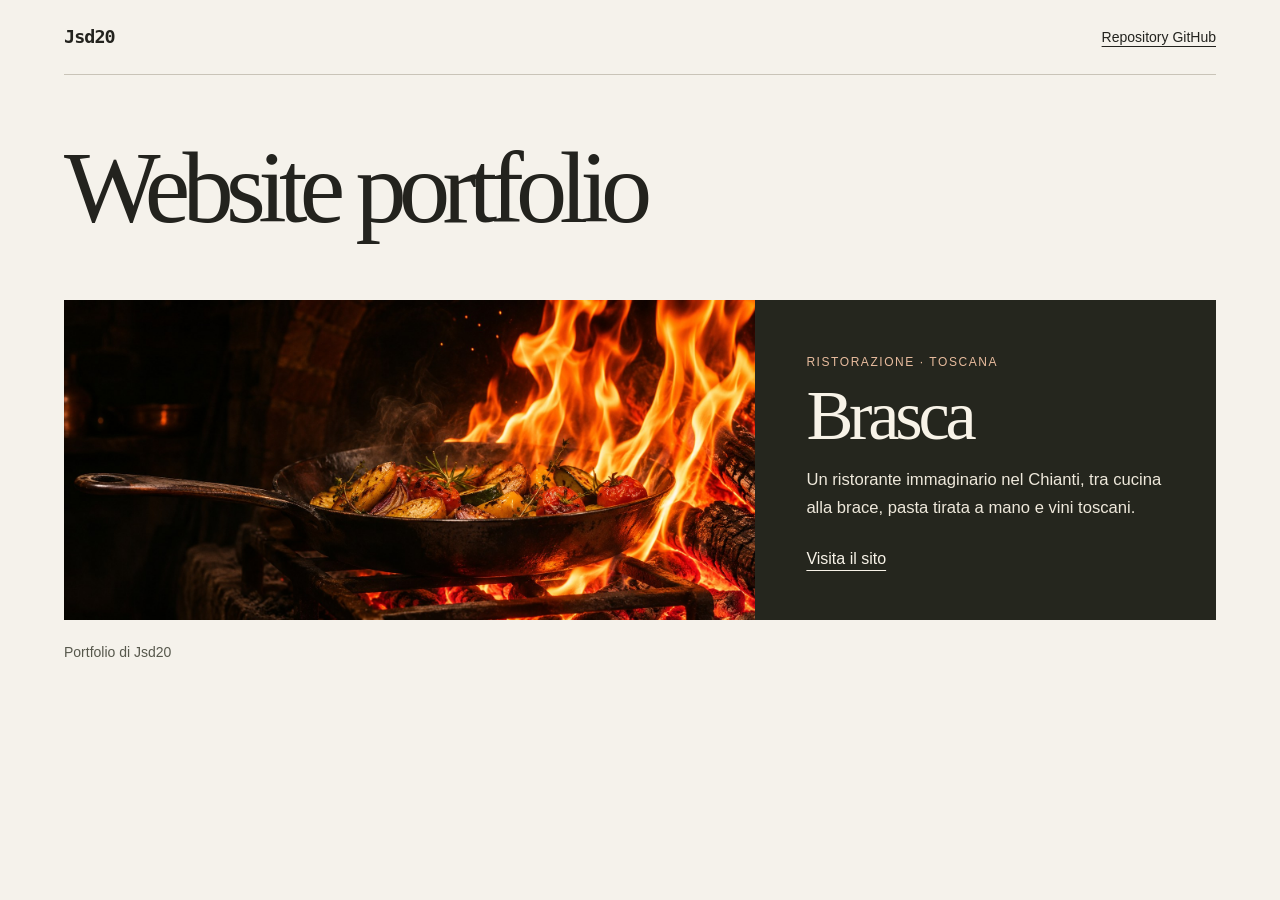
<file: index.html>
<!doctype html>
<html lang="it">
<head>
  <meta charset="utf-8">
  <meta name="viewport" content="width=device-width, initial-scale=1">
  <meta name="theme-color" content="#f5f2eb">
  <meta name="description" content="Il portfolio di siti web di Jsd20. Esplora Brasca, un ristorante immaginario tra le colline del Chianti.">
  <title>Website portfolio · Jsd20</title>
  <style>
    :root {background:#f5f2eb;color:#23231e;font-family:Arial,Helvetica,sans-serif}
    * {box-sizing:border-box}
    body {margin:0 auto;width:min(90%,1300px)}
    header,footer {display:flex;align-items:center;justify-content:space-between;gap:1rem}
    header {padding:1.55rem 0;border-bottom:1px solid #c9c4b8}
    .signature {font:600 1.15rem/1.3 monospace;letter-spacing:-.05em}
    a {color:inherit;text-underline-offset:.25em}
    a:focus-visible {outline:3px solid #b94724;outline-offset:5px}
    header a,footer {font-size:.875rem}
    h1 {font:400 clamp(3.2rem,8vw,7.5rem)/.95 Georgia,serif;letter-spacing:-.075em;margin:clamp(2.5rem,5vw,5rem) 0}
    .project {display:grid;grid-template-columns:1.5fr 1fr;background:#25261e;color:#f8f3e8;text-decoration:none}
    .photo {overflow:hidden;min-height:320px}
    .photo img {display:block;width:100%;height:100%;object-fit:cover;object-position:70% 50%;transition:transform .65s ease}
    .project:hover img {transform:scale(1.025)}
    .copy {align-self:center;padding:clamp(1.8rem,4vw,4.2rem)}
    .category {font-size:.75rem;line-height:1.5;letter-spacing:.13em;text-transform:uppercase;color:#e8bc9e}
    h2 {font:400 clamp(3rem,5.5vw,6rem)/1 Georgia,serif;letter-spacing:-.06em;margin:.55rem 0 1rem}
    p {font-size:1.04rem;line-height:1.65;color:#eee8db;margin:0 0 1.8rem}
    .visit {text-decoration:underline;text-underline-offset:.35em}
    footer {padding:1.5rem 0;color:#57584c}
    @media(max-width:680px){.project {grid-template-columns:1fr}.photo {height:230px;min-height:0}}
    @media(prefers-reduced-motion:reduce){.photo img {transition:none}.project:hover img{transform:none}}
  </style>
</head>
<body>
  <header><span class="signature">Jsd20</span><a href="https://github.com/Jsd20/website-portfolio">Repository GitHub</a></header>
  <main>
    <h1>Website portfolio</h1>
    <a class="project" href="./brasca/" aria-label="Visita il sito di Brasca">
      <div class="photo"><img src="./brasca/assets/hearth.jpg" width="1962" height="801" alt="Verdure che cuociono sulla brace in una padella di ferro"></div>
      <div class="copy"><span class="category">Ristorazione · Toscana</span><h2>Brasca</h2><p>Un ristorante immaginario nel Chianti, tra cucina alla brace, pasta tirata a mano e vini toscani.</p><span class="visit">Visita il sito</span></div>
    </a>
  </main>
  <footer>Portfolio di Jsd20</footer>
</body>
</html>
</file>
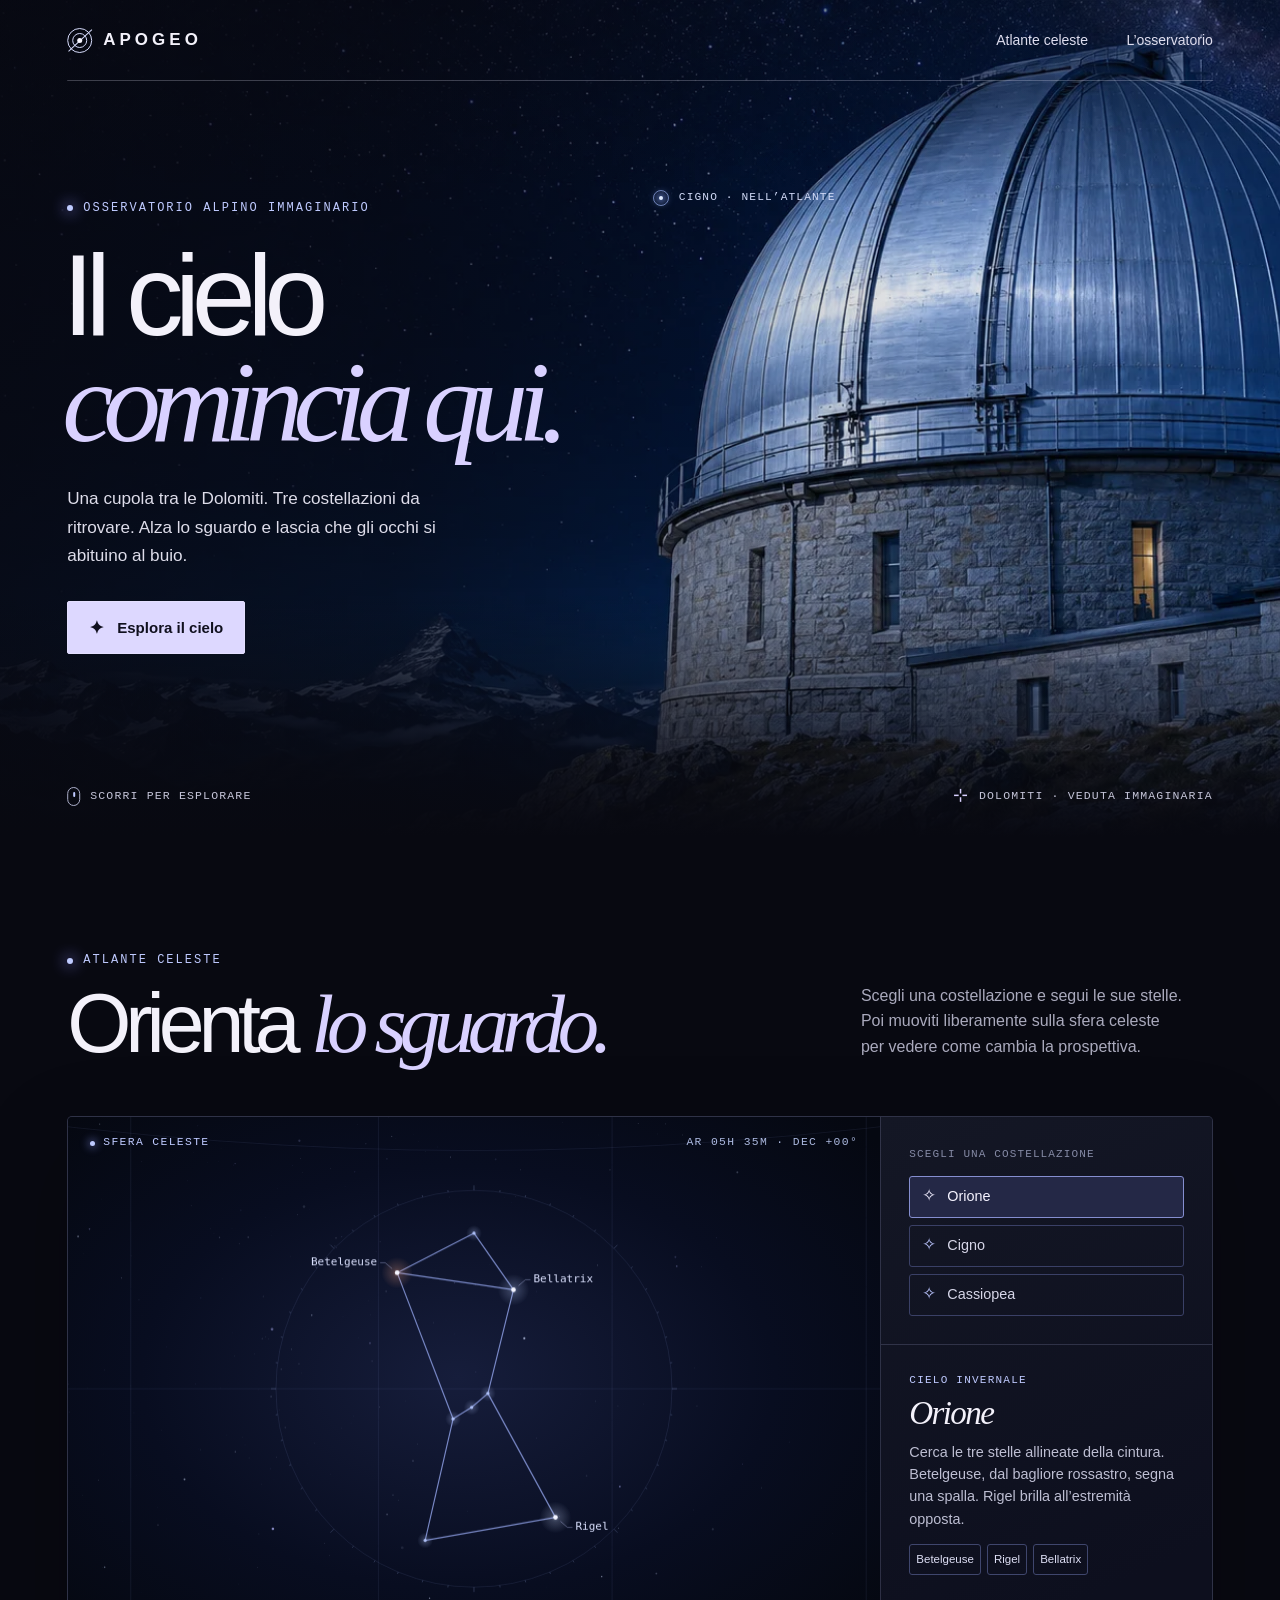
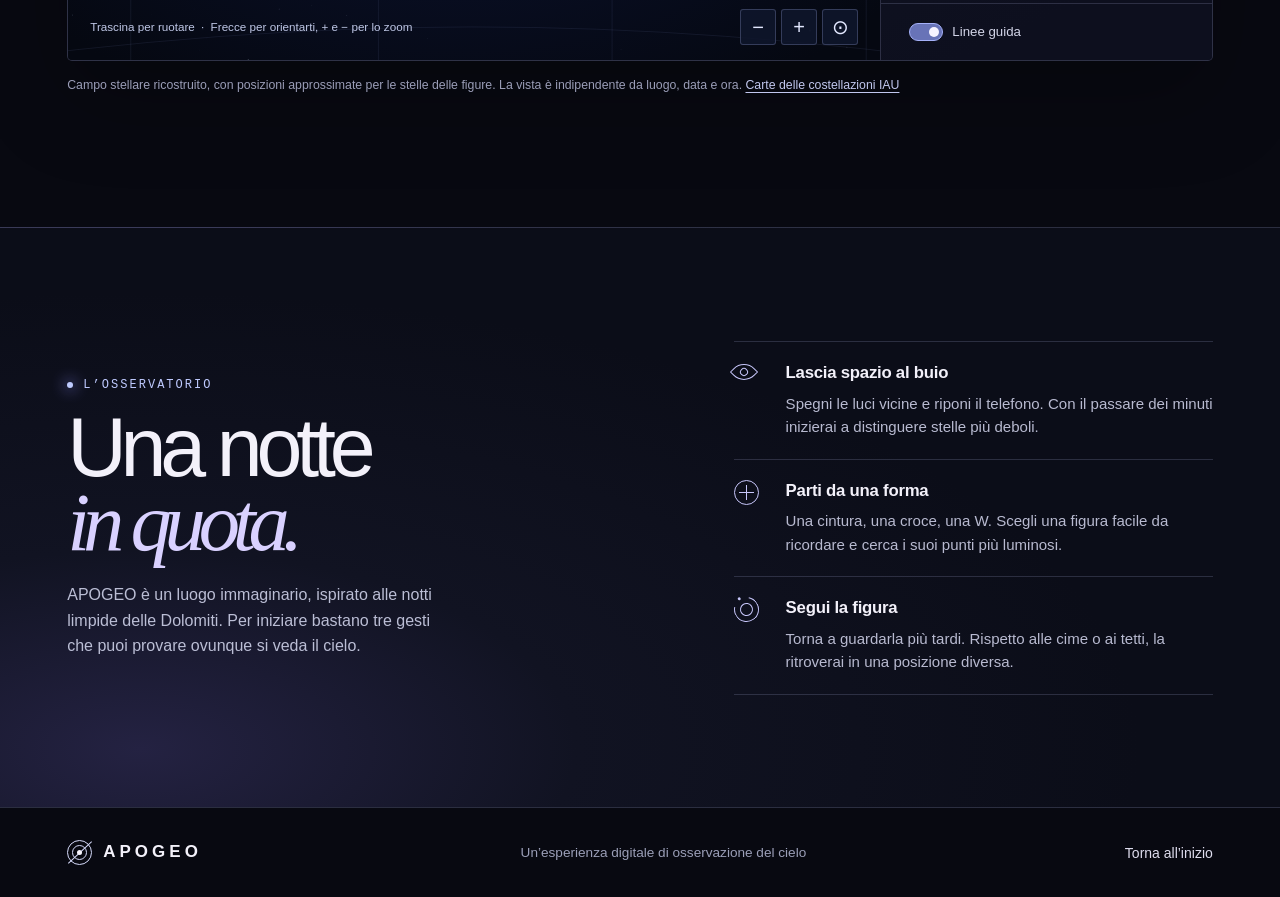
<file: apogeo/index.html>
<!doctype html>
<html lang="it">
<head>
  <meta charset="utf-8">
  <meta name="viewport" content="width=device-width, initial-scale=1">
  <meta name="theme-color" content="#080911">
  <meta name="description" content="Apogeo, un osservatorio alpino immaginario. Esplora Orione, Cigno e Cassiopea in un atlante celeste interattivo.">
  <title>APOGEO — Il cielo comincia qui</title>
  <link rel="preload" href="./assets/night.webp" as="image">
  <link rel="stylesheet" href="./style.css">
  <script defer src="./sky.js"></script>
</head>
<body>
  <a class="skip" href="#contenuto">Salta al contenuto</a>
  <header class="masthead frame" id="inizio">
    <a class="brand" href="#inizio" aria-label="Apogeo, inizio pagina"><span class="brand-mark" aria-hidden="true"><i></i></span>APOGEO</a>
    <nav class="main-nav" aria-label="Navigazione principale">
      <a href="#atlante">Atlante celeste</a>
      <a href="#osservatorio">L’osservatorio</a>
    </nav>
  </header>
  <main id="contenuto">
    <section class="hero" aria-labelledby="hero-title">
      <div class="hero-picture" aria-hidden="true"></div>
      <div class="hero-content frame">
        <p class="eyebrow"><span class="signal" aria-hidden="true"></span> Osservatorio alpino immaginario</p>
        <h1 id="hero-title">Il cielo<br><em>comincia qui.</em></h1>
        <p class="hero-copy">Una cupola tra le Dolomiti. Tre costellazioni da ritrovare. Alza lo sguardo e lascia che gli occhi si abituino al buio.</p>
        <a class="primary" href="#atlante"><span class="spark" aria-hidden="true">✦</span> Esplora il cielo</a>
      </div>
      <a class="hero-sighting" data-sighting="cigno" href="#cigno" aria-label="Esplora il Cigno nell’atlante"><span class="reticle" aria-hidden="true"></span>Cigno · Nell’atlante</a>
      <div class="hero-foot frame">
        <a class="hero-scroll" href="#atlante"><span class="scroll-mark" aria-hidden="true"></span> Scorri per esplorare</a>
        <span class="hero-credit"><span class="corner-mark" aria-hidden="true">⊹</span> Dolomiti · Veduta immaginaria</span>
      </div>
    </section>

    <section class="atlas section frame" aria-labelledby="atlas-title" id="atlante">
      <div class="section-head">
        <div>
          <p class="eyebrow"><span class="signal" aria-hidden="true"></span> Atlante celeste</p>
          <h2 id="atlas-title">Orienta <em>lo sguardo.</em></h2>
        </div>
        <p>Scegli una costellazione e segui le sue stelle. Poi muoviti liberamente sulla sfera celeste per vedere come cambia la prospettiva.</p>
      </div>

      <div class="console" id="sky-console">
        <div class="stage">
          <div class="stage-top">
            <span><span class="stage-dot" aria-hidden="true"></span> Sfera celeste</span>
            <span class="coordinates" id="coordinates" aria-hidden="true"></span>
          </div>
          <canvas id="sky" width="880" height="520" aria-label="Vista interattiva della sfera celeste" aria-describedby="sky-help" tabindex="0" hidden></canvas>
          <p class="sky-fallback" id="sky-fallback">Le costellazioni sono descritte nel pannello accanto. Le stelle principali sono elencate sotto ciascuna figura.</p>
          <div class="stage-bottom js-only">
            <p id="sky-help">Trascina per ruotare <span class="help-divider" aria-hidden="true">·</span> <span class="keyboard-tip">Frecce per orientarti, + e − per lo zoom</span><span class="touch-tip">Pizzica per ingrandire</span></p>
            <div class="map-tools" role="group" aria-label="Controlli della mappa">
              <button type="button" data-zoom="-1" aria-label="Riduci ingrandimento" title="Riduci ingrandimento">−</button>
              <button type="button" data-zoom="1" aria-label="Aumenta ingrandimento" title="Aumenta ingrandimento">+</button>
              <button type="button" id="recenter" aria-label="Ricentra la costellazione" title="Ricentra la costellazione">⊙</button>
            </div>
          </div>
        </div>

        <div class="sky-panel">
          <div class="picker">
            <p class="panel-label">Scegli una costellazione</p>
            <div class="constellations" aria-label="Costellazioni">
              <a href="#orione" data-constellation="orione" id="pick-orione"><span class="small-star" aria-hidden="true">✧</span> Orione</a>
              <a href="#cigno" data-constellation="cigno" id="pick-cigno"><span class="small-star" aria-hidden="true">✧</span> Cigno</a>
              <a href="#cassiopea" data-constellation="cassiopea" id="pick-cassiopea"><span class="small-star" aria-hidden="true">✧</span> Cassiopea</a>
            </div>
          </div>

          <div class="constellation-copy">
            <article class="constellation-detail" id="orione" aria-labelledby="orione-title">
              <p class="season">Cielo invernale</p>
              <h3 id="orione-title">Orione</h3>
              <p>Cerca le tre stelle allineate della cintura. Betelgeuse, dal bagliore rossastro, segna una spalla. Rigel brilla all’estremità opposta.</p>
              <p class="star-list">Betelgeuse · Rigel · Bellatrix</p>
            </article>
            <article class="constellation-detail" id="cigno" aria-labelledby="cigno-title">
              <p class="season">Cielo estivo</p>
              <h3 id="cigno-title">Cigno</h3>
              <p>Segui la Croce del Nord lungo la Via Lattea. Deneb segna la coda del Cigno e Albireo si trova all’altra estremità, dalla parte del becco.</p>
              <p class="star-list">Deneb · Sadr · Albireo</p>
            </article>
            <article class="constellation-detail" id="cassiopea" aria-labelledby="cassiopea-title">
              <p class="season">Cielo del nord</p>
              <h3 id="cassiopea-title">Cassiopea</h3>
              <p>Cinque stelle disegnano una W. Mentre la figura ruota attorno al polo celeste, può apparire capovolta, con la forma di una M.</p>
              <p class="star-list">Caph · Schedar · Ruchbah</p>
            </article>
            <p class="star-info js-only" id="star-info" aria-live="polite"></p>
          </div>

          <div class="panel-foot js-only">
            <label class="switch"><input id="guides" type="checkbox" checked><span class="switch-track" aria-hidden="true"></span><span>Linee guida</span></label>
          </div>
        </div>
      </div>
      <p class="atlas-note">Campo stellare ricostruito, con posizioni approssimate per le stelle delle figure. La vista è indipendente da luogo, data e ora. <a href="https://www.iau.org/IAU/Astronomy-FAQs/Constellations.aspx">Carte delle costellazioni IAU</a></p>
    </section>

    <section class="observatory" id="osservatorio" aria-labelledby="observatory-title">
      <div class="observatory-inner frame">
        <div class="observatory-intro">
          <p class="eyebrow"><span class="signal" aria-hidden="true"></span> L’osservatorio</p>
          <h2 id="observatory-title">Una notte<br><em>in quota.</em></h2>
          <p>APOGEO è un luogo immaginario, ispirato alle notti limpide delle Dolomiti. Per iniziare bastano tre gesti che puoi provare ovunque si veda il cielo.</p>
        </div>
        <ol class="field-notes">
          <li>
            <span class="note-symbol eye" aria-hidden="true"></span>
            <div><h3>Lascia spazio al buio</h3><p>Spegni le luci vicine e riponi il telefono. Con il passare dei minuti inizierai a distinguere stelle più deboli.</p></div>
          </li>
          <li>
            <span class="note-symbol cross" aria-hidden="true"></span>
            <div><h3>Parti da una forma</h3><p>Una cintura, una croce, una W. Scegli una figura facile da ricordare e cerca i suoi punti più luminosi.</p></div>
          </li>
          <li>
            <span class="note-symbol scope" aria-hidden="true"></span>
            <div><h3>Segui la figura</h3><p>Torna a guardarla più tardi. Rispetto alle cime o ai tetti, la ritroverai in una posizione diversa.</p></div>
          </li>
        </ol>
      </div>
    </section>
  </main>

  <footer class="footer frame">
    <a class="brand" href="#inizio" aria-label="Apogeo, torna all’inizio"><span class="brand-mark" aria-hidden="true"><i></i></span>APOGEO</a>
    <p>Un’esperienza digitale di osservazione del cielo</p>
    <a class="back-top" href="#inizio">Torna all’inizio</a>
  </footer>
</body>
</html>
</file>
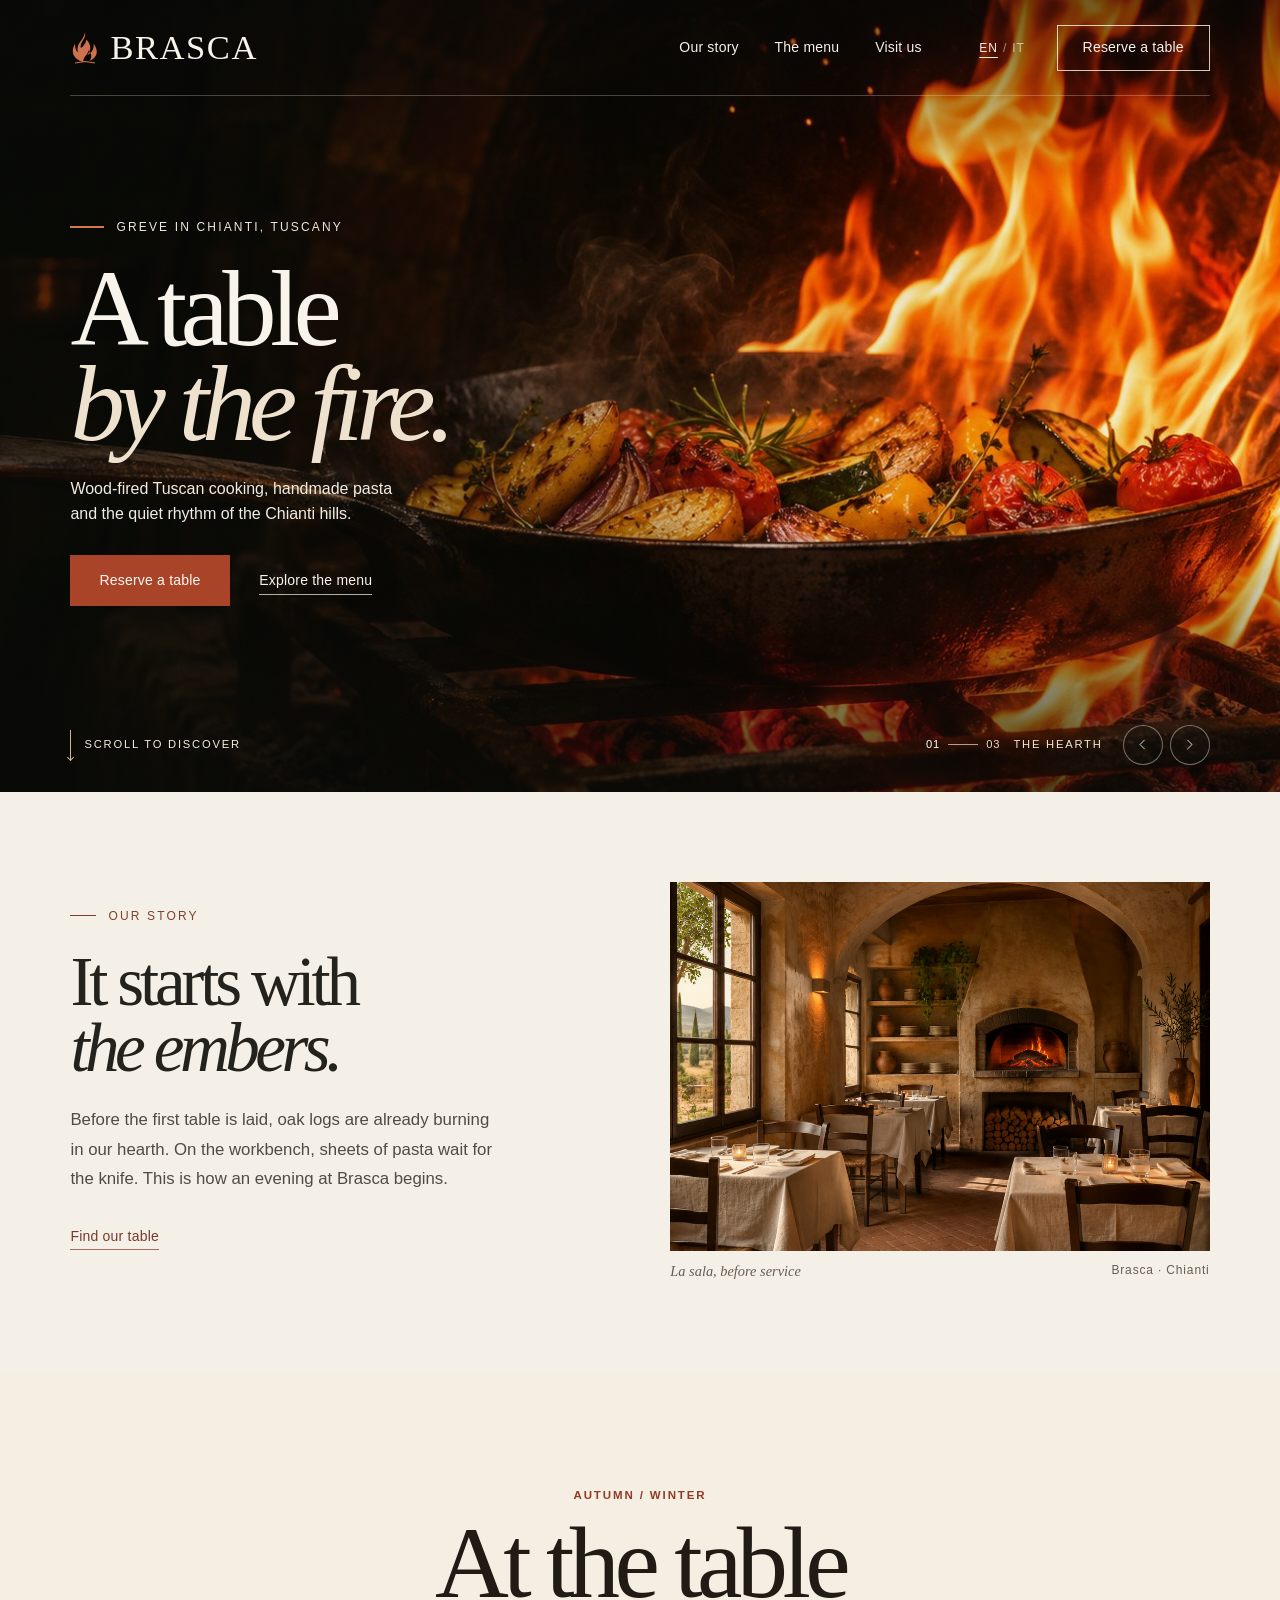
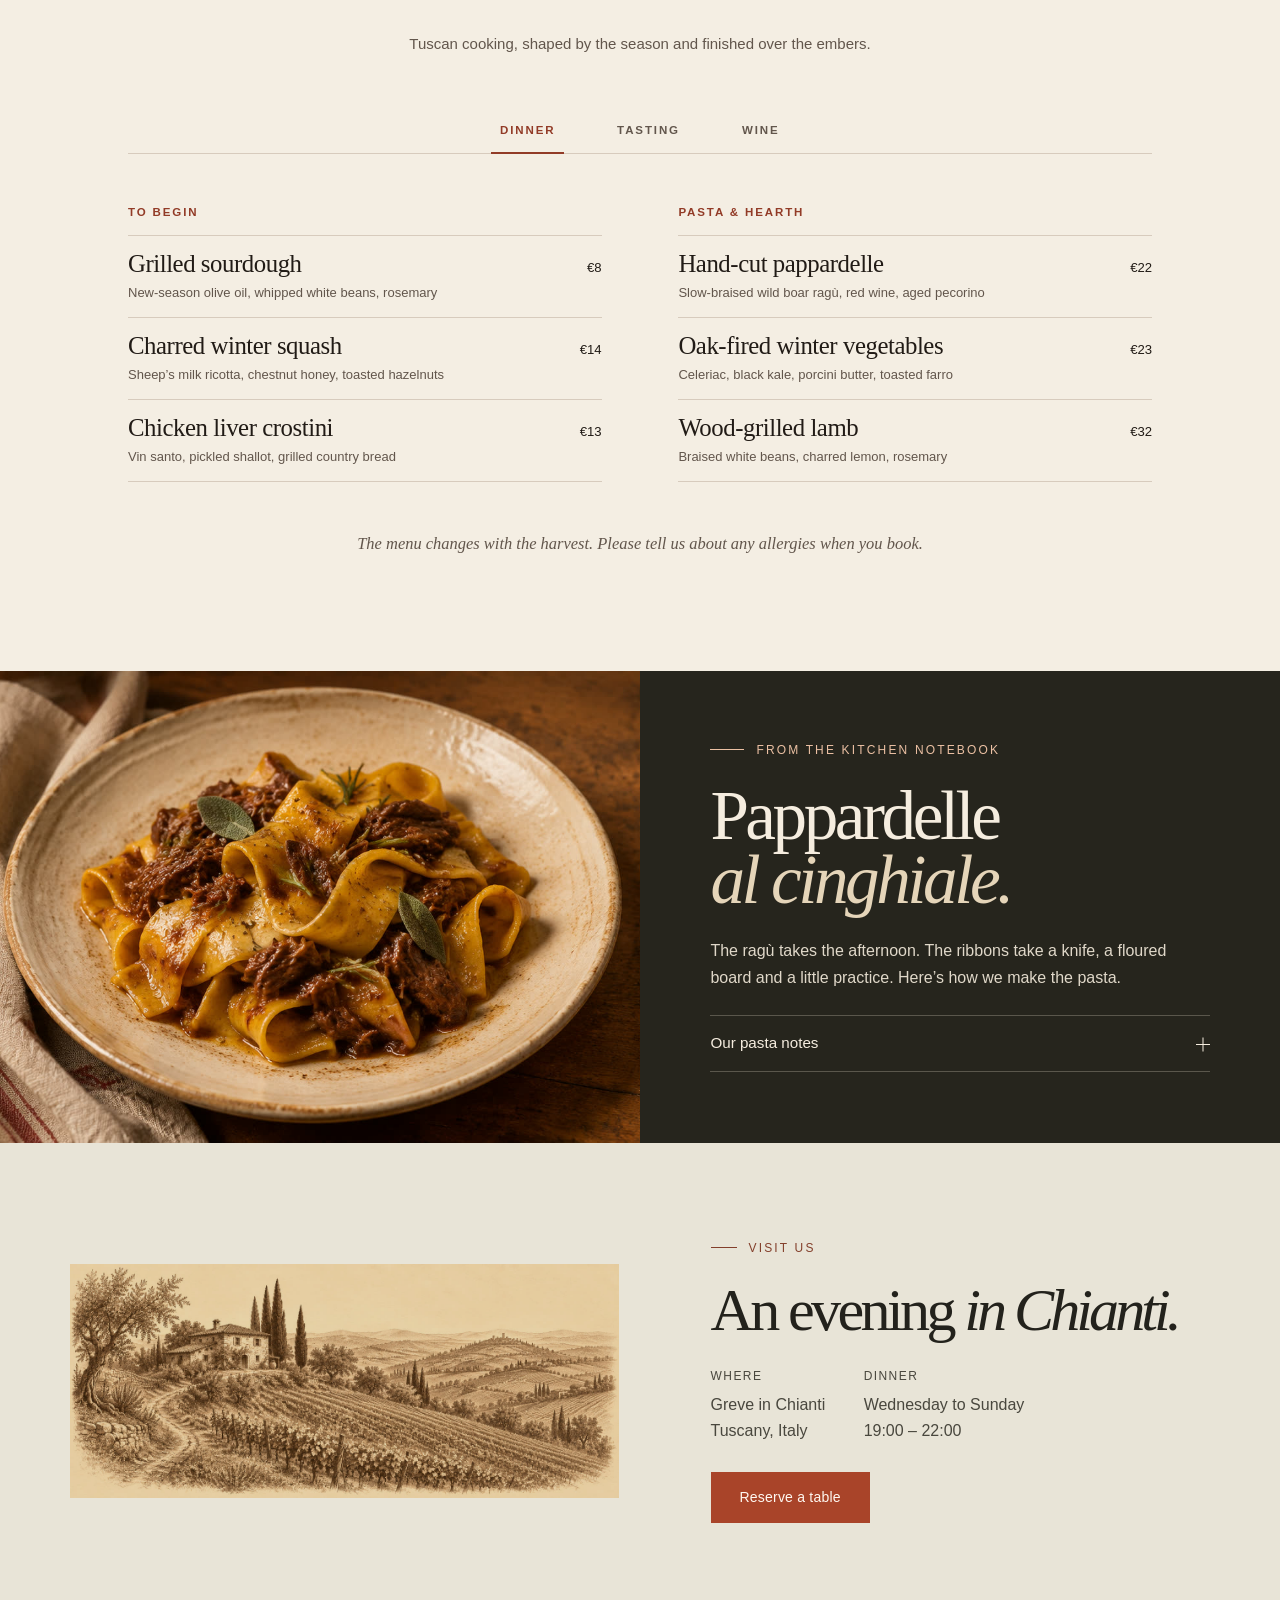
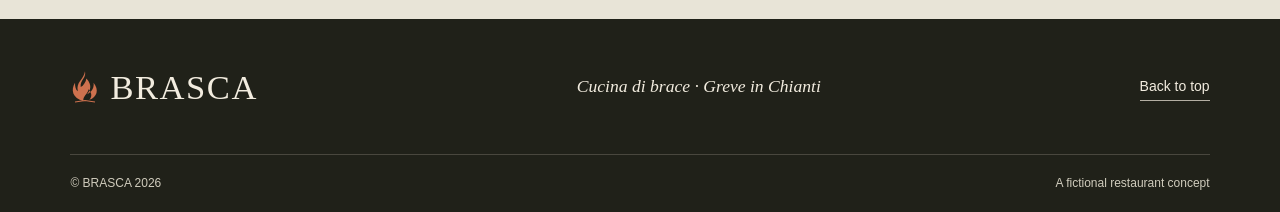
<file: brasca/index.html>
<!doctype html>
<html lang="en">
<head>
  <meta charset="utf-8">
  <meta name="viewport" content="width=device-width, initial-scale=1">
  <meta name="theme-color" content="#191810">
  <meta name="description" content="Brasca, a wood-fire restaurant concept in the hills of Chianti. Discover the seasonal menu and the table by the fire.">
  <title>BRASCA — Cucina di brace · Chianti</title>
  <link rel="icon" type="image/svg+xml" href="./assets/mark.svg">
  <link rel="preload" as="image" href="./assets/hearth.jpg" fetchpriority="high">
  <link rel="stylesheet" href="./site.css">
  <link rel="stylesheet" href="./menu.css">
  <link rel="stylesheet" href="./booking.css">
  <script defer src="./site.js"></script>
  <script defer src="./menu.js"></script>
  <script defer src="./booking.js"></script>
</head>
<body>
  <svg class="symbol-library" xmlns="http://www.w3.org/2000/svg" aria-hidden="true">
    <symbol id="flame" viewBox="0 0 42 46">
      <path d="M21 1c2 10-7 12-6 22 4-2 7-7 8-12 9 10 5 17 1 22 7-3 10-10 9-16 8 10 5 20-6 24 6-7 1-12-1-15-1 7-9 10-7 17C3 38 1 27 7 17c0 6 1 10 4 12C8 16 19 13 21 1Z" fill="currentColor"/>
      <path d="m7 44 14-2 14 2" fill="none" stroke="currentColor" stroke-width="1.5"/>
    </symbol>
    <symbol id="chevron" viewBox="0 0 24 24"><path d="m9 5 7 7-7 7" fill="none" stroke="currentColor" stroke-width="1.4" stroke-linecap="round" stroke-linejoin="round"/></symbol>
  </svg>
  <a class="skip" href="#story" data-t="skip">Skip to content</a>
  <main>
    <section class="hero" id="top" aria-label="Brasca">
      <div class="hero-images" aria-hidden="true">
        <img class="scene current" src="./assets/hearth.jpg" alt="" fetchpriority="high">
        <img class="scene" src="./assets/pasta.jpg" alt="" decoding="async">
        <img class="scene" src="./assets/room.jpg" alt="" decoding="async">
      </div>
      <div class="hero-shade"></div>
      <header class="mast">
        <a class="brand" href="#top" aria-label="Brasca">
          <svg aria-hidden="true"><use href="#flame"/></svg><span>BRASCA</span>
        </a>
        <nav class="desktop-nav" aria-label="Main" data-label="navigation">
          <a href="#story" data-t="story">Our story</a><a href="#menu" data-t="menu">The menu</a><a href="#visit" data-t="visit">Visit us</a>
        </nav>
        <div class="mast-actions">
          <button type="button" class="lang" id="lang" aria-label="Passa all’italiano"><span id="lang-en" class="chosen">EN</span><span class="slash">/</span><span id="lang-it">IT</span></button>
          <button type="button" class="reserve-ghost" data-book data-t="reserve">Reserve a table</button>
          <button type="button" class="hamburger" aria-expanded="false" aria-controls="mobile-nav" aria-label="Open navigation"><i></i><i></i></button>
        </div>
        <nav id="mobile-nav" class="mobile-nav" aria-label="Main" data-label="navigation" hidden>
          <a href="#story" data-t="story">Our story</a><a href="#menu" data-t="menu">The menu</a><a href="#visit" data-t="visit">Visit us</a>
          <button type="button" data-book data-t="reserve">Reserve a table</button>
        </nav>
      </header>
      <div class="hero-content frame">
        <div class="hero-copy">
          <p class="eyebrow hero-location"><span></span> <b data-t="location">Greve in Chianti, Tuscany</b></p>
          <h1><span id="title-line">A table</span><em id="title-italic">by the fire.</em></h1>
          <p class="hero-lead" id="hero-lead">Wood-fired Tuscan cooking, handmade pasta<br class="desktop-br"> and the quiet rhythm of the Chianti hills.</p>
          <div class="hero-links">
            <button type="button" class="primary" data-book data-t="reserve">Reserve a table</button>
            <a class="text-link" href="#menu" data-t="exploreMenu">Explore the menu</a>
          </div>
        </div>
      </div>
      <div class="hero-foot frame">
        <a href="#story" class="scroll"><span class="scroll-line"></span><span data-t="scroll">Scroll to discover</span></a>
        <div class="scene-controls" role="group" aria-label="Restaurant photographs" data-label="gallery">
          <span class="scene-count"><span id="scene-num">01</span><i></i>03</span>
          <span class="scene-name" id="scene-name" aria-live="polite">The hearth</span>
          <button type="button" class="scene-btn prev" aria-label="Previous photograph" data-label="previous"><svg><use href="#chevron"/></svg></button>
          <button type="button" class="scene-btn next" aria-label="Next photograph" data-label="next"><svg><use href="#chevron"/></svg></button>
        </div>
      </div>
    </section>
    <section id="story" class="story-section">
      <div class="story-layout frame">
        <div class="story-copy">
          <p class="eyebrow section-label"><span></span><b data-t="story">Our story</b></p>
          <h2><span data-t="storyLine">It starts with</span> <em data-t="storyItalic">the embers.</em></h2>
          <p data-t="storyBody">Before the first table is laid, oak logs are already burning in our hearth. On the workbench, sheets of pasta wait for the knife. This is how an evening at Brasca begins.</p>
          <a href="#visit" class="ink-link" data-t="findTable">Find our table</a>
        </div>
        <figure class="room-photo">
          <img src="./assets/room.jpg" loading="lazy" alt="Linen-covered tables beside the glowing oven in the dining room" data-alt="roomAlt" width="1086" height="724">
          <figcaption><span data-t="roomCaption">La sala, before service</span><span>Brasca · Chianti</span></figcaption>
        </figure>
      </div>
    </section>
    <section id="menu"></section>
    <section class="notebook" aria-labelledby="notebook-title">
      <div class="pasta-photo"><img loading="lazy" src="./assets/pasta.jpg" width="1086" height="724" alt="Wide ribbons of pappardelle dressed with slow-braised ragù" data-alt="pastaAlt"></div>
      <div class="notebook-copy">
        <p class="eyebrow"><span></span><b data-t="notebook">From the kitchen notebook</b></p>
        <h2 id="notebook-title">Pappardelle<br><em>al cinghiale.</em></h2>
        <p data-t="pastaBody">The ragù takes the afternoon. The ribbons take a knife, a floured board and a little practice. Here’s how we make the pasta.</p>
        <details class="pasta-notes">
          <summary><span data-t="notes">Our pasta notes</span><i aria-hidden="true"></i></summary>
          <div class="notes-content">
            <p class="recipe-yield" data-t="yield">For two · 200 g tipo 00 flour · 2 large eggs</p>
            <ol>
              <li data-t="dough">Make a well in the flour and beat the eggs in the centre. Work in the flour, then knead until smooth, about 10 minutes.</li>
              <li data-t="rest">Cover and rest for 30 minutes. Divide in two and roll each piece into a thin sheet.</li>
              <li data-t="cut">Dust with flour, fold loosely and cut into ribbons about 2 cm wide. Unfold and cook in salted boiling water until just tender.</li>
            </ol>
          </div>
        </details>
      </div>
    </section>
    <section class="visit-section" id="visit">
      <div class="visit-grid frame">
        <div class="visit-art"><img loading="lazy" src="./assets/landscape.jpg" alt="" width="1300" height="556"></div>
        <div class="visit-copy">
          <p class="eyebrow section-label"><span></span><b data-t="visit">Visit us</b></p>
          <h2><span data-t="visitLine">An evening</span> <em data-t="visitItalic">in Chianti.</em></h2>
          <div class="visit-details"><div><h3 data-t="where">Where</h3><p>Greve in Chianti<br><span data-t="region">Tuscany, Italy</span></p></div><div><h3 data-t="dinner">Dinner</h3><p><span data-t="days">Wednesday to Sunday</span><br>19:00 – 22:00</p></div></div>
          <button class="primary" type="button" data-book data-t="reserve">Reserve a table</button>
        </div>
      </div>
    </section>
  </main>
  <footer>
    <div class="footer-inner frame">
      <a class="brand" href="#top" aria-label="Brasca"><svg aria-hidden="true"><use href="#flame"/></svg><span>BRASCA</span></a>
      <span class="footer-sign">Cucina di brace · Greve in Chianti</span>
      <a class="to-top" href="#top" data-t="top">Back to top</a>
    </div>
    <div class="footer-legal frame"><span>© BRASCA 2026</span><span data-t="concept">A fictional restaurant concept</span></div>
  </footer>
</body>
</html>
</file>
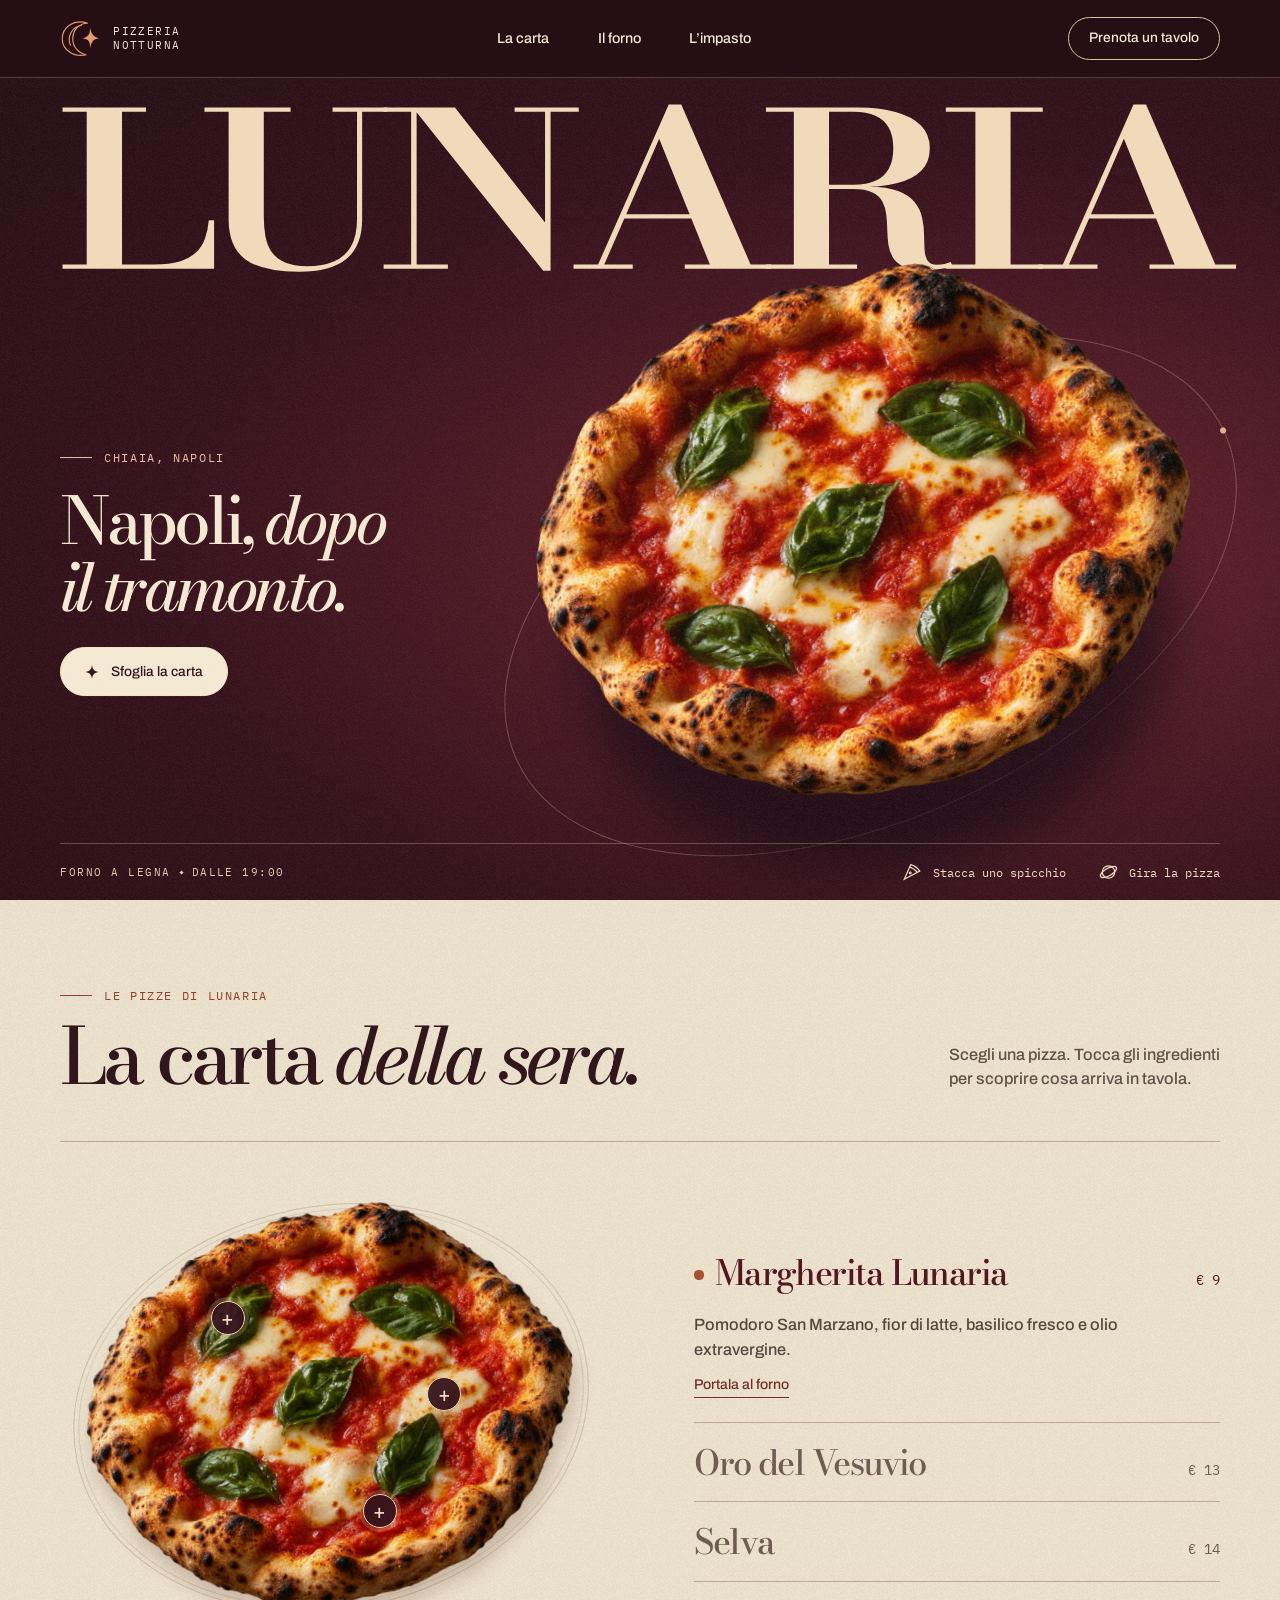
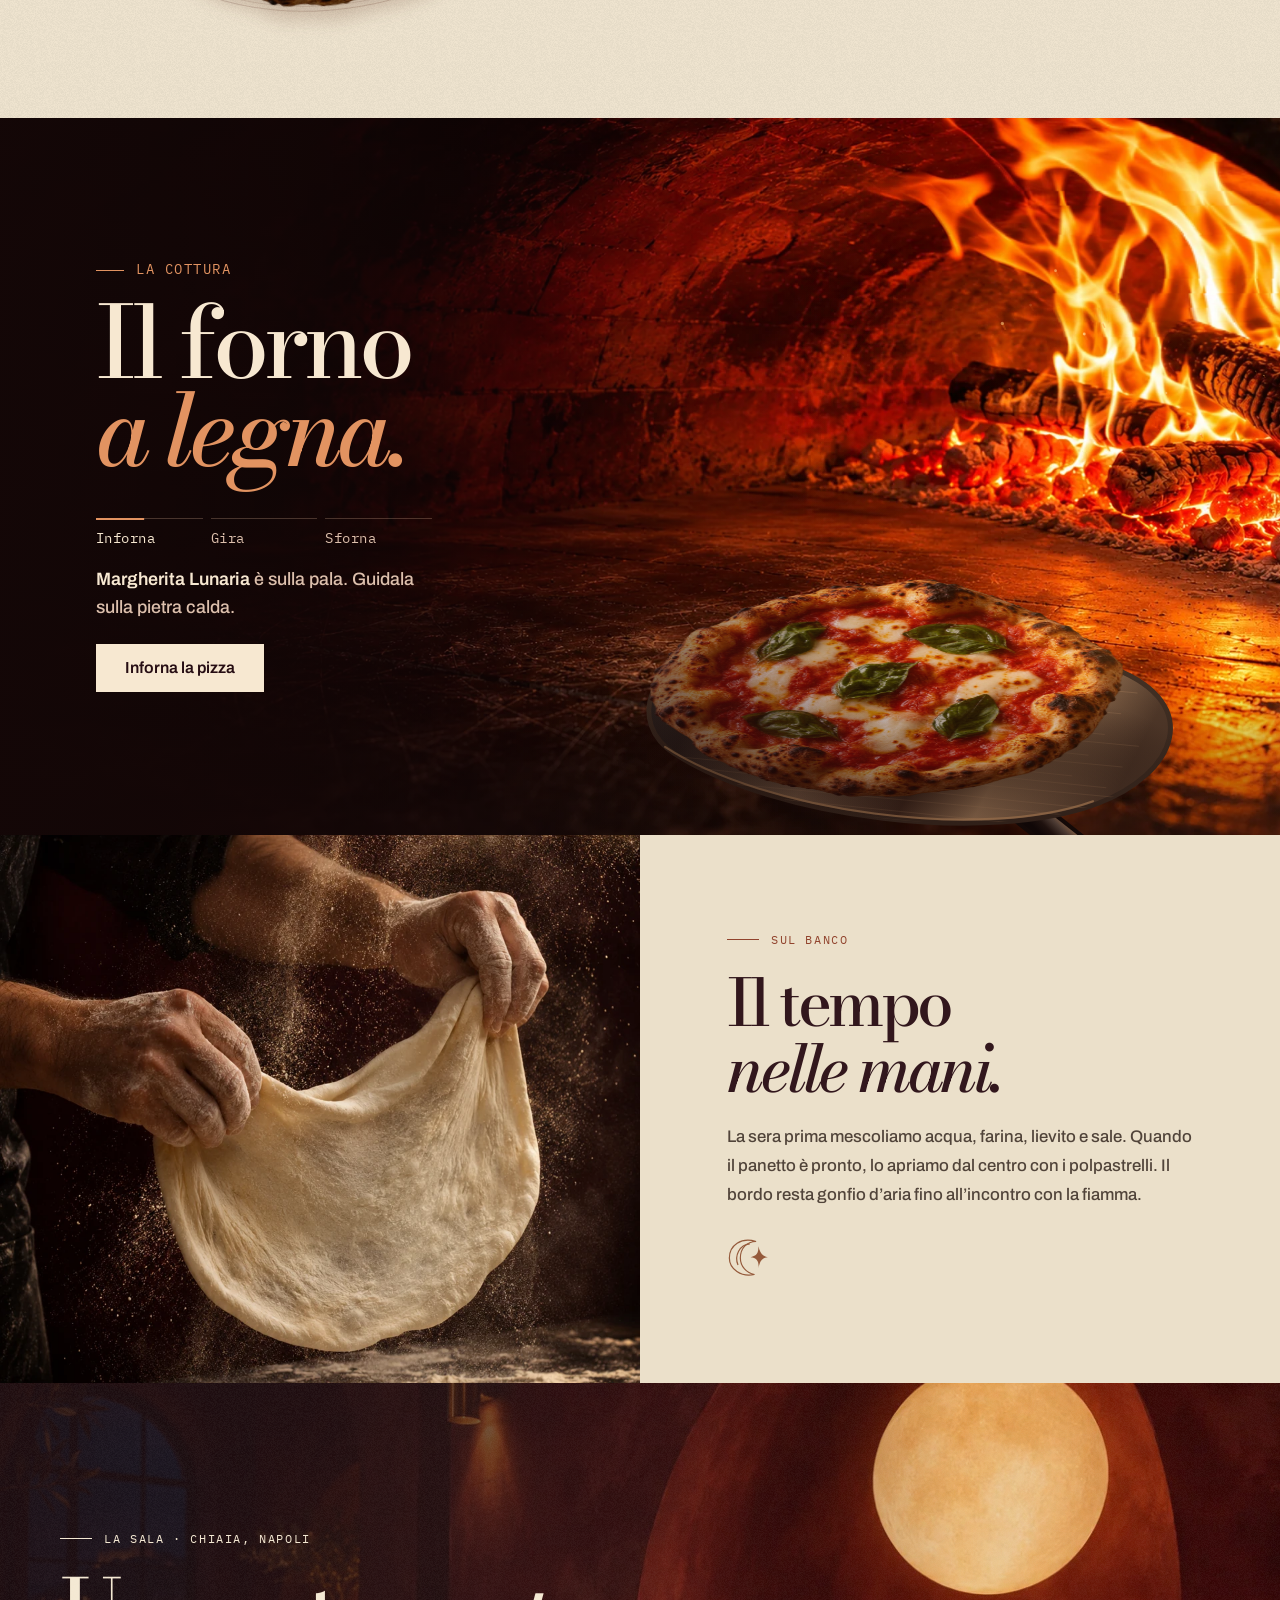
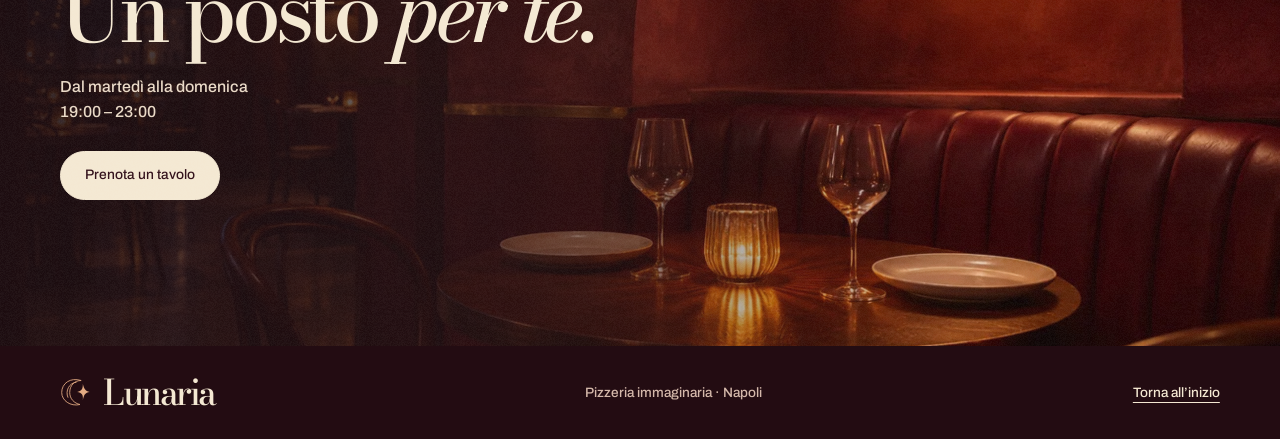
<file: lunaria/index.html>
<!doctype html>
<html lang="it">
<head>
  <meta charset="utf-8">
  <meta name="viewport" content="width=device-width,initial-scale=1">
  <meta name="theme-color" content="#280e15">
  <meta name="description" content="Lunaria, una pizzeria notturna immaginaria a Napoli. Esplora la carta, gira la pizza e mettiti alla bocca del forno.">
  <title>Lunaria — Pizzeria notturna, Napoli</title>
  <meta property="og:type" content="website">
  <meta property="og:locale" content="it_IT">
  <meta property="og:title" content="Lunaria — Pizzeria notturna, Napoli">
  <meta property="og:description" content="Napoli, dopo il tramonto. Una pizza da girare tra le mani, un forno a legna e un tavolo per la sera.">
  <meta property="og:url" content="https://jsd20.github.io/website-portfolio/lunaria/">
  <meta property="og:image" content="https://jsd20.github.io/website-portfolio/lunaria/assets/lunaria-social.jpg">
  <meta property="og:image:alt" content="Una Margherita sospesa davanti all’insegna Lunaria">
  <meta name="twitter:card" content="summary_large_image">
  <link rel="icon" href="./assets/luna.svg" type="image/svg+xml">
  <link rel="preload" as="font" type="font/woff2" crossorigin href="./assets/bodoni-moda-latin-600-normal.woff2">
  <link rel="preload" as="image" href="./assets/margherita.webp" fetchpriority="high">
  <link rel="stylesheet" href="./lunaria.css">
  <link rel="stylesheet" href="./forno.css">
  <link rel="stylesheet" href="./tavolo.css">
  <script defer src="./lunaria.js"></script>
  <script defer src="./pizza-scene.js"></script>
  <script defer src="./forno.js"></script>
  <script defer src="./tavolo.js"></script>
</head>
<body data-pizza="Margherita Lunaria" data-pizza-key="margherita">
  <a class="skip" href="#carta">Vai alla carta</a>
  <svg class="symbols" aria-hidden="true" xmlns="http://www.w3.org/2000/svg">
    <symbol id="moon-mark" viewBox="0 0 56 52"><g fill="none" stroke="currentColor" stroke-width="1.5"><path d="M37 5C25 5 17 14 17 26c0 11 8 19 18 21C18 51 3 40 3 26 3 10 18-1 37 5Z"/><path d="M29 8C16 9 9 23 14 35"/></g><path fill="currentColor" d="M40 11c0 9-2 12-10 14 8 1 11 5 10 14 2-9 4-13 12-14-8-2-10-6-12-14Z"/></symbol>
    <symbol id="spark" viewBox="0 0 24 24"><path d="M12 0c1 8 4 11 12 12-8 1-11 4-12 12C11 16 8 13 0 12c8-1 11-4 12-12Z" fill="currentColor"/></symbol>
    <symbol id="orbit-icon" viewBox="0 0 24 24"><g fill="none" stroke="currentColor" stroke-width="1.35"><ellipse cx="12" cy="12" rx="10" ry="4" transform="rotate(-30 12 12)"/><circle cx="12" cy="12" r="6.8"/></g></symbol>
  </svg>
  <header class="mast">
    <a class="mast-brand" href="#inizio" aria-label="Lunaria, inizio"><svg><use href="#moon-mark"/></svg><span>Pizzeria<br>notturna</span></a>
    <nav aria-label="Navigazione principale"><a href="#carta" data-eclipse>La carta</a><a href="#forno">Il forno</a><a href="#impasto">L’impasto</a></nav>
    <button class="reserve" type="button" data-prenota>Prenota un tavolo</button>
  </header>
  <main>
    <section class="hero" id="inizio" aria-label="Lunaria, pizzeria notturna">
      <div class="hero-light" aria-hidden="true"></div>
      <h1 class="hero-word"><span class="sr">Lunaria</span><svg aria-hidden="true" viewBox="-4 0 1308 202" preserveAspectRatio="none"><text x="0" y="181" textLength="1300" lengthAdjust="spacingAndGlyphs">LUNARIA</text></svg></h1>
      <div class="hero-orbit" aria-hidden="true"><i></i><b></b></div>
      <div class="hero-art">
        <div class="pizza-aura" aria-hidden="true"></div>
        <div id="pizza-object"><img class="photo-fallback" src="./assets/margherita.webp" alt="Margherita con cornicione dorato, fior di latte, basilico e pomodoro" fetchpriority="high" width="1280" height="1030"><canvas id="pizza-canvas" tabindex="0" aria-label="Pizza interattiva. Trascina o usa le frecce per ruotarla."></canvas></div>
      </div>
      <div class="hero-caption">
        <p class="eyebrow"><span class="ember-dash"></span> Chiaia, Napoli</p>
        <h2>Napoli, <em>dopo<br> il tramonto.</em></h2>
        <a class="cream-btn" href="#carta" data-eclipse><svg aria-hidden="true"><use href="#spark"/></svg>Sfoglia la carta</a>
      </div>
      <div class="hero-baseline">
        <span>FORNO A LEGNA <i></i> DALLE 19:00</span>
        <div class="hero-tools">
          <button type="button" data-slice-pizza aria-pressed="false"><svg aria-hidden="true" viewBox="0 0 24 24" fill="none" stroke="currentColor" stroke-width="1.25"><path d="m3 20 7-16c4 1 7 3 10 7L3 20Z"/><path d="M9 7c3 0 6 3 8 5"/><circle cx="9.5" cy="13" r="1"/></svg><span data-slice-label>Stacca uno spicchio</span></button>
          <button type="button" data-turn-pizza><svg aria-hidden="true"><use href="#orbit-icon"/></svg>Gira la pizza</button>
        </div>
      </div>
    </section>
    <section class="carta" id="carta" aria-labelledby="menu-title">
      <div class="section-inner">
        <div class="menu-head"><div><p class="eyebrow"><span class="ember-dash"></span> Le pizze di Lunaria</p><h2 id="menu-title">La carta <em>della sera.</em></h2></div><p>Scegli una pizza. Tocca gli ingredienti<br class="wide"> per scoprire cosa arriva in tavola.</p></div>
        <div class="menu-spread">
          <div class="menu-plate" id="menu-plate">
            <div class="plate-trace" aria-hidden="true"></div>
            <div class="plate-art" id="plate-art"><img id="menu-pizza" src="./assets/margherita.webp" alt="Margherita Lunaria" loading="lazy" width="1280" height="1030"></div>
            <div class="ingredient-pins" id="ingredient-pins"></div>
            <div class="ingredient-note" id="ingredient-note" role="status" hidden></div>
          </div>
          <div class="menu-list">
            <div class="dish-entry"><button class="dish" id="dish-margherita" aria-expanded="true" aria-controls="detail-margherita" data-dish="margherita"><span>Margherita Lunaria</span><b>€ 9</b></button><div class="dish-detail" id="detail-margherita"><p>Pomodoro San Marzano, fior di latte, basilico fresco e olio extravergine.</p><a href="#forno" class="underlink">Portala al forno</a></div></div>
            <div class="dish-entry"><button class="dish" id="dish-oro" aria-expanded="false" aria-controls="detail-oro" data-dish="oro"><span>Oro del Vesuvio</span><b>€ 13</b></button><div class="dish-detail" id="detail-oro" hidden><p>Pomodorini gialli, ricotta di bufala, basilico e un filo d’olio a crudo.</p><a href="#forno" class="underlink">Portala al forno</a></div></div>
            <div class="dish-entry"><button class="dish" id="dish-selva" aria-expanded="false" aria-controls="detail-selva" data-dish="selva"><span>Selva</span><b>€ 14</b></button><div class="dish-detail" id="detail-selva" hidden><p>Provola, salsiccia sbriciolata, friarielli ripassati e peperoncino.</p><a href="#forno" class="underlink">Portala al forno</a></div></div>
          </div>
        </div>
      </div>
    </section>
    <section id="forno" aria-label="Il forno di Lunaria"></section>
    <section id="impasto" class="impasto" aria-labelledby="dough-title">
      <div class="dough-art"><img src="./assets/impasto.webp" alt="Mani infarinate stendono un disco di impasto nella luce del banco" loading="lazy" width="960" height="1200"></div>
      <div class="dough-copy"><p class="eyebrow"><span class="ember-dash"></span> Sul banco</p><h2 id="dough-title">Il tempo<br><em>nelle mani.</em></h2><p>La sera prima mescoliamo acqua, farina, lievito e sale. Quando il panetto è pronto, lo apriamo dal centro con i polpastrelli. Il bordo resta gonfio d’aria fino all’incontro con la fiamma.</p><div class="flour-mark" aria-hidden="true"><svg><use href="#moon-mark"/></svg></div></div>
    </section>
    <section class="sala" id="sala" aria-labelledby="sala-title"><div class="sala-image"><img src="./assets/sala.webp" alt="Un tavolo per due sotto una lampada a forma di luna" width="1260" height="840" loading="lazy"></div>
      <div class="sala-copy"><p class="eyebrow"><span class="ember-dash"></span> La sala · Chiaia, Napoli</p><h2 id="sala-title">Un posto <em>per te.</em></h2><p>Dal martedì alla domenica<br>19:00 – 23:00</p><button class="cream-btn" type="button" data-prenota>Prenota un tavolo</button></div>
    </section>
  </main>
  <footer><a class="foot-brand" href="#inizio"><svg aria-hidden="true"><use href="#moon-mark"/></svg>Lunaria</a><span>Pizzeria immaginaria · Napoli</span><a href="#inizio">Torna all’inizio</a></footer>
  <div id="eclipse-wipe" aria-hidden="true"><div class="corona"></div><i></i></div>
</body>
</html>
</file>
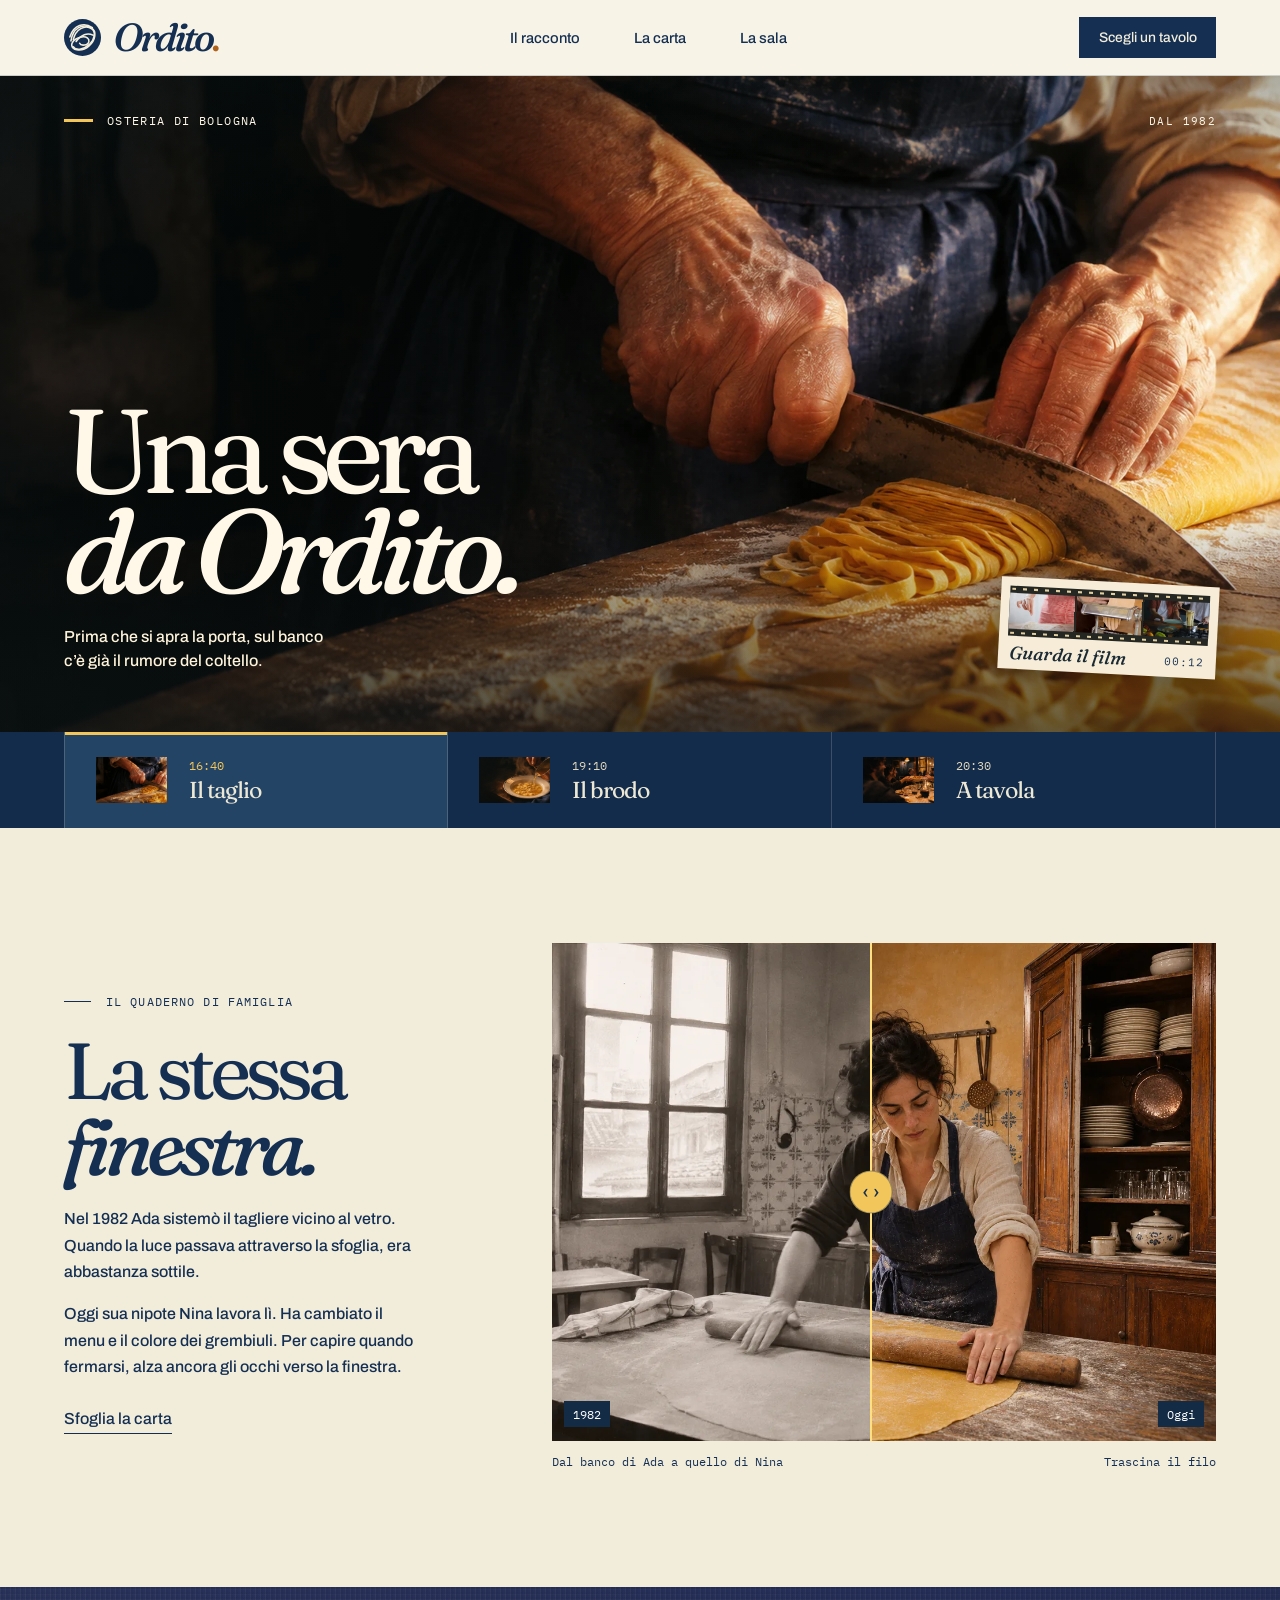
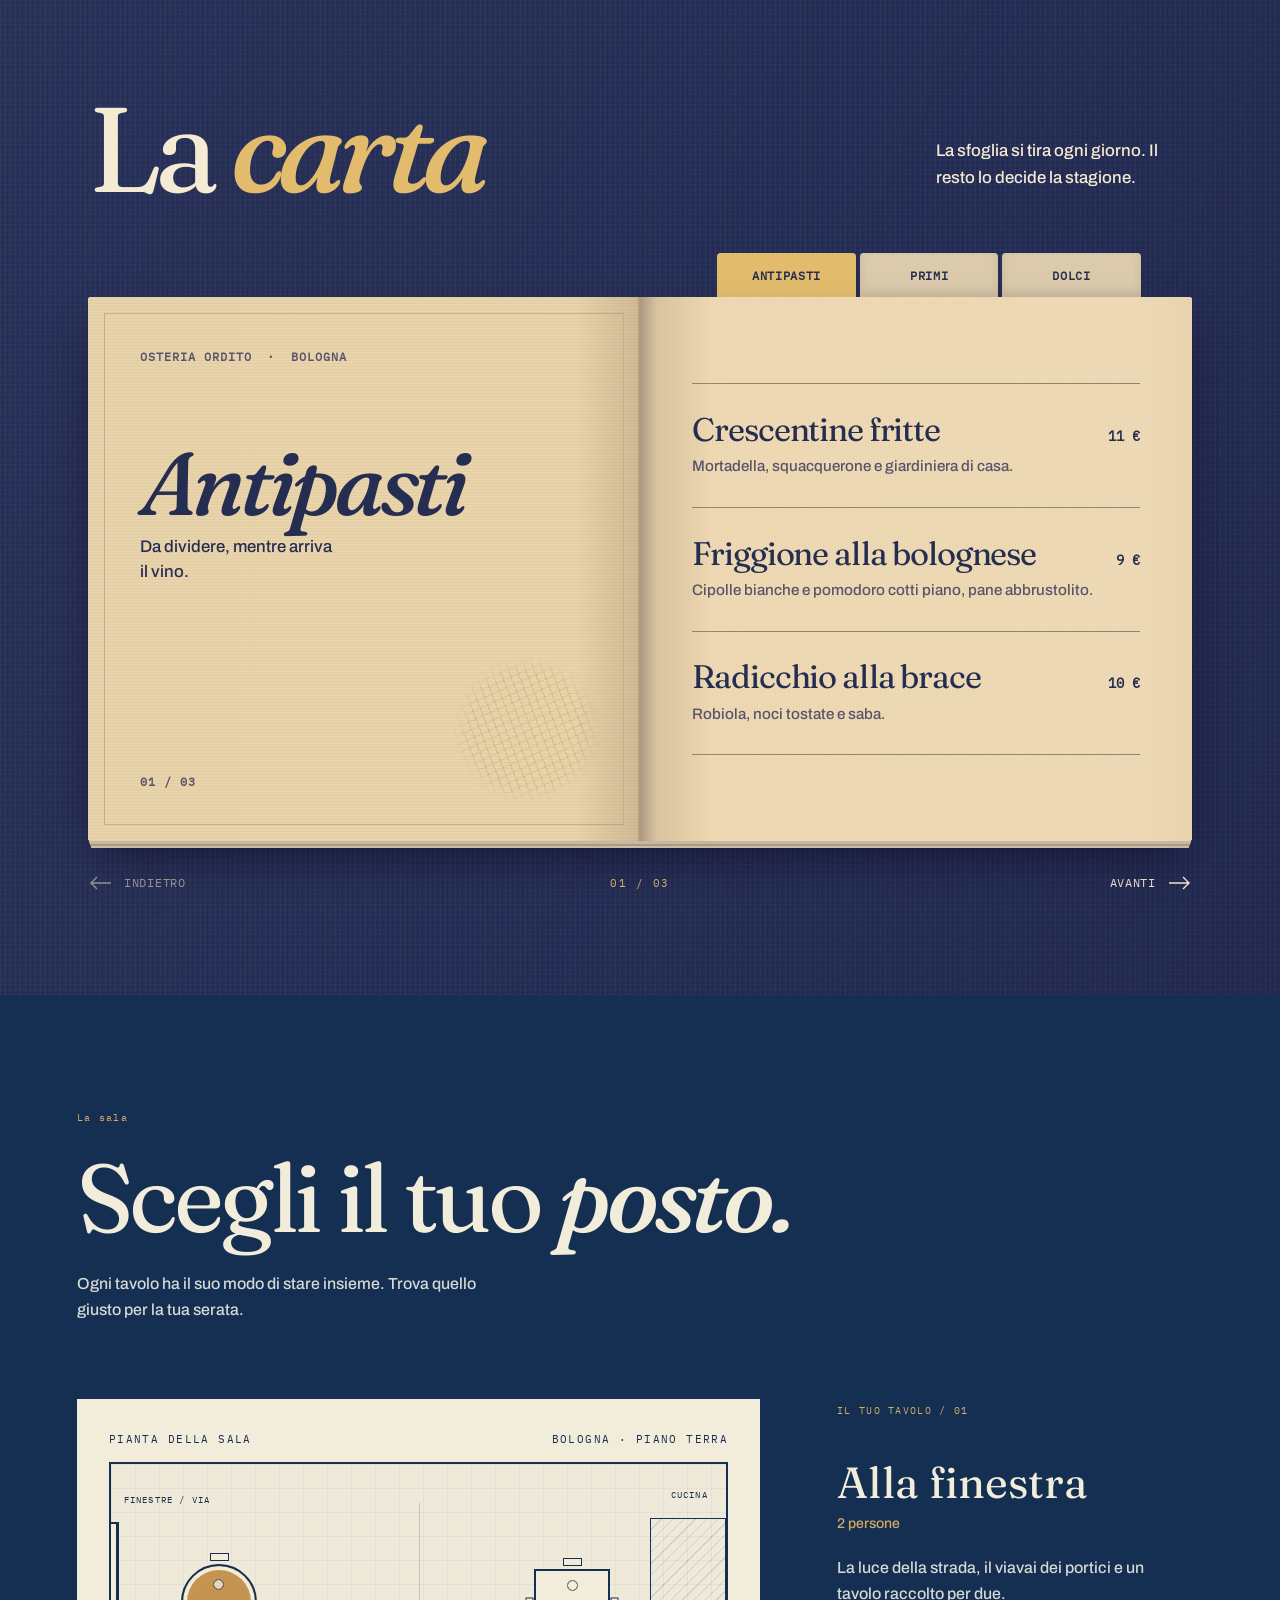
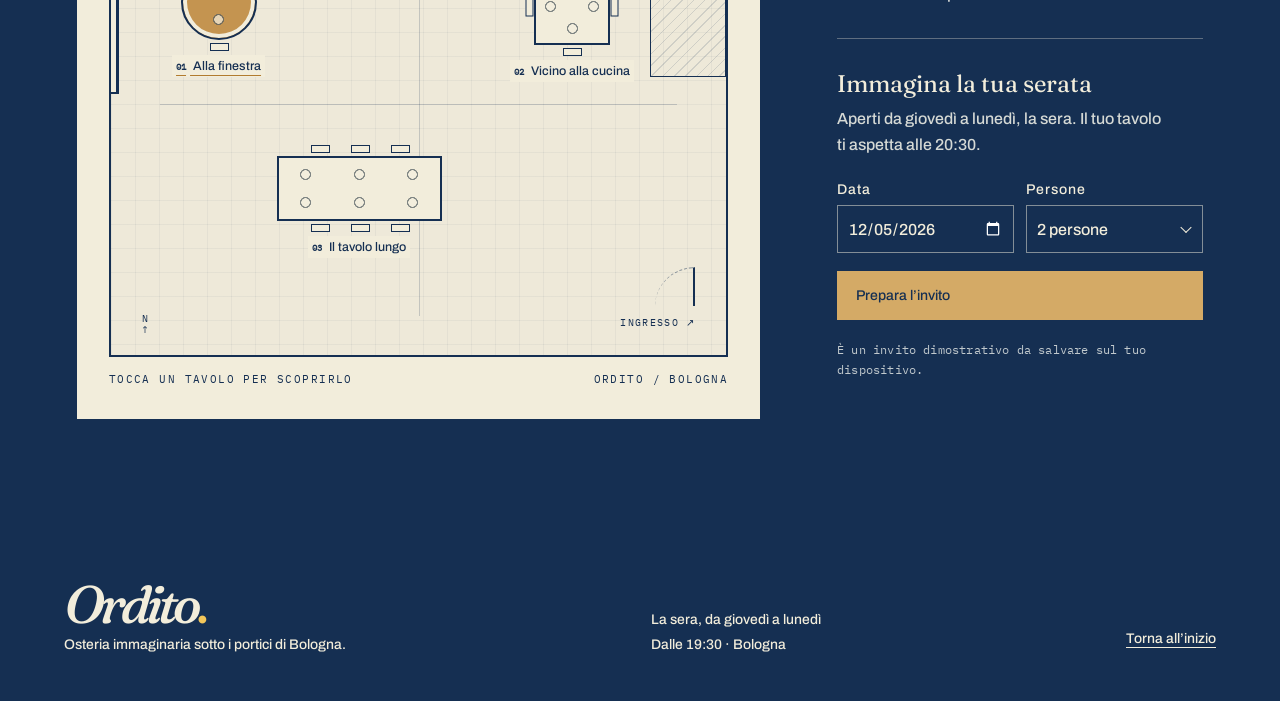
<file: ordito/index.html>
<!doctype html>
<html lang="it">
<head>
  <meta charset="utf-8"><meta name="viewport" content="width=device-width,initial-scale=1">
  <meta name="theme-color" content="#152f52">
  <title>Ordito — Osteria a Bologna</title>
  <meta name="description" content="Una sera da Ordito. Tre momenti di cucina bolognese, due generazioni allo stesso banco e un posto a tavola. Osteria immaginaria.">
  <meta property="og:title" content="Una sera da Ordito"><meta property="og:description" content="Il taglio della sfoglia, il brodo caldo e la tavola sotto i portici.">
  <meta property="og:type" content="website"><meta property="og:locale" content="it_IT"><meta property="og:image" content="https://jsd20.github.io/website-portfolio/ordito/assets/ordito-social.jpg">
  <meta property="og:image:alt" content="La sfoglia sul tagliere di Ordito, le mani e il coltello nella luce di sera"><meta name="twitter:card" content="summary_large_image">
  <link rel="icon" href="assets/marchio.svg" type="image/svg+xml">
  <link rel="preload" href="assets/gesto.webp" as="image" fetchpriority="high">
  <link rel="preload" href="assets/fraunces-latin-400-normal.woff2" as="font" type="font/woff2" crossorigin>
  <link rel="stylesheet" href="stile.css?v=moviola"><link rel="stylesheet" href="carta.css"><link rel="stylesheet" href="posti.css?v=3">
  <script defer src="assets/anime.min.js"></script><script defer src="ordito.js?v=moviola"></script><script defer src="carta.js?v=quaderno"></script><script defer src="posti.js?v=3"></script>
</head>
<body>
  <a class="skip" href="#storia">Vai al racconto</a>
  <header class="masthead">
    <a class="brand" href="#inizio" aria-label="Ordito, inizio"><img src="assets/marchio.svg" width="43" height="43" alt=""><span>Ordito<i>.</i></span></a>
    <nav aria-label="Navigazione"><a href="#storia">Il racconto</a><a href="#carta">La carta</a><a href="#posti">La sala</a></nav>
    <a class="seat-link" href="#posti">Scegli un tavolo</a>
  </header>
  <main>
    <section class="service" id="inizio" aria-label="Una sera da Ordito">
      <div class="cinema-frame" id="fotogramma">
        <div class="stage-image"><img id="scene-photo" src="assets/gesto.webp" width="1920" height="1080" alt="Mani di sfoglina tagliano le tagliatelle sul banco infarinato." fetchpriority="high"></div>
        <div class="shade"></div><div class="loom" aria-hidden="true"></div>
        <div class="top-caption"><span>Osteria di Bologna</span><span class="since">Dal 1982</span></div>
        <div class="hero-copy" aria-live="polite" aria-atomic="true">
          <h1><span id="heading-first">Una sera</span><em id="heading-last">da Ordito.</em></h1>
          <p id="scene-detail">Prima che si apra la porta, sul banco c’è già il rumore del coltello.</p>
        </div>
        <button class="film-trigger film-print" type="button" aria-haspopup="dialog" aria-label="Guarda il film Una sera in cucina, 12 secondi">
          <span class="proof-strip" aria-hidden="true"><img src="assets/provino.webp" width="708" height="128" alt=""><i></i></span>
          <span class="proof-label">Guarda il film<small>00:12</small></span>
        </button>
      </div>
      <div class="chapter-rail" role="group" aria-label="Tre momenti della sera">
        <button class="chapter" data-shot="0" aria-pressed="true"><img src="assets/gesto.webp" alt=""><span><small>16:40</small><strong>Il taglio</strong></span></button>
        <button class="chapter" data-shot="1" aria-pressed="false"><img src="assets/brodo.webp" alt=""><span><small>19:10</small><strong>Il brodo</strong></span></button>
        <button class="chapter" data-shot="2" aria-pressed="false"><img src="assets/tavola.webp" alt=""><span><small>20:30</small><strong>A tavola</strong></span></button>
      </div>
    </section>
    <section id="storia" class="family" aria-labelledby="family-heading">
      <div class="story-copy">
        <p class="folio">Il quaderno di famiglia</p>
        <h2 id="family-heading">La stessa <em>finestra.</em></h2>
        <p>Nel 1982 Ada sistemò il tagliere vicino al vetro. Quando la luce passava attraverso la sfoglia, era abbastanza sottile.</p>
        <p>Oggi sua nipote Nina lavora lì. Ha cambiato il menu e il colore dei grembiuli. Per capire quando fermarsi, alza ancora gli occhi verso la finestra.</p>
        <a href="#carta" class="ink-link">Sfoglia la carta</a>
      </div>
      <figure class="archive">
        <div class="archive-image">
          <img width="1150" height="862" loading="lazy" src="assets/nina.webp" alt="Nina nello stesso punto della cucina, oggi.">
          <img width="1150" height="862" loading="lazy" class="then" src="assets/ada.webp" alt="Ada nel 1982 tira la sfoglia vicino alla finestra.">
          <span class="photo-year first">1982</span><span class="photo-year last">Oggi</span>
          <span class="seam" aria-hidden="true"><i>‹ ›</i></span>
          <input class="time-slider" type="range" min="0" max="100" value="48" aria-label="Confronta le foto di Ada nel 1982 e Nina oggi" aria-valuetext="48 per cento di foto storica">
        </div>
        <figcaption><span>Dal banco di Ada a quello di Nina</span><span>Trascina il filo</span></figcaption>
      </figure>
    </section>
    <section id="carta" aria-label="La carta dell’osteria"></section>
    <section id="posti" aria-label="Scegli il tuo posto"></section>
  </main>
  <footer class="colophon"><div><a class="footer-word" href="#inizio">Ordito<i>.</i></a><p>Osteria immaginaria sotto i portici di Bologna.</p></div><div><span>La sera, da giovedì a lunedì</span><p>Dalle 19:30 · Bologna</p></div><a href="#inizio">Torna all’inizio</a></footer>
  <dialog id="film" aria-labelledby="film-title">
    <div class="film-heading"><span id="film-title">Ordito <i>/</i> Una sera in cucina</span><button type="button" class="close-film" aria-label="Chiudi il film">Chiudi <b aria-hidden="true">×</b></button></div>
    <video controls playsinline preload="none" poster="assets/film-poster.webp" aria-label="Una sera in cucina. Dalla farina alla sfoglia, fino al piatto servito." src="assets/servizio.mp4?v=2"><track kind="captions" srclang="it" label="Suoni della cucina" src="assets/servizio-it.vtt?v=2"></video>
    <div class="editing-desk">
      <div class="film-cuts" role="group" aria-label="Salta a una scena">
        <button type="button" data-cut="0" aria-current="true"><span>00:00</span>La farina</button>
        <button type="button" data-cut="4"><span>00:04</span>La sfoglia</button>
        <button type="button" data-cut="8"><span>00:08</span>In tavola</button>
      </div>
      <div class="crank-control">
        <div><span class="crank-label" id="crank-name">Gira la manovella</span><span class="crank-time" aria-hidden="true">00:00 / 00:12</span></div>
        <div class="crank" tabindex="0" role="slider" aria-labelledby="crank-name" aria-describedby="crank-help" aria-valuemin="0" aria-valuemax="12" aria-valuenow="0" aria-valuetext="0 secondi">
          <span class="crank-wheel" aria-hidden="true"><i></i></span>
        </div>
        <span class="sr-note" id="crank-help">Ruota per scorrere il film a mano. Da tastiera usa le frecce.</span>
      </div>
    </div>
    <div class="film-foot"><a href="#carta" class="film-menu">Le tagliatelle in carta</a></div>
  </dialog>
  <dialog id="ricetta" aria-labelledby="ricetta-titolo">
    <article class="recipe-page">
      <header class="recipe-head"><span>Ordito <i>/</i> Quaderno di Ada</span><button type="button" class="recipe-close">Chiudi</button></header>
      <h2 id="ricetta-titolo">Le tagliatelle <em>di casa.</em></h2>
      <p class="recipe-voice">«Stendila vicino alla finestra. Quando passa la luce, puoi posare il mattarello.»</p>
      <div class="recipe-portions"><span>Persone a tavola</span><div role="group" aria-label="Numero di persone"><button type="button" data-portions="2" aria-pressed="true">2</button><button type="button" data-portions="4" aria-pressed="false">4</button><button type="button" data-portions="6" aria-pressed="false">6</button></div></div>
      <p class="recipe-ingredients" aria-live="polite"><strong data-flour>200 g</strong> di farina 00 <i>e</i> <strong data-eggs>2 uova</strong> medie</p>
      <ol class="recipe-method">
        <li><b>Impasta.</b> Apri una fontana nella farina, rompi le uova al centro e incorporale con la forchetta. Lavora con le mani per circa 10 minuti. Copri e lascia riposare 30 minuti.</li>
        <li><b>Stendi.</b> Infarina appena il tagliere. Tira la sfoglia fino a circa 1 mm e lasciala asciugare quel tanto che basta perché non si attacchi.</li>
        <li><b>Taglia.</b> Arrotola la sfoglia senza stringerla. Taglia nastri larghi circa 7 mm e aprili con le dita. Cuoci in acqua salata e assaggia dopo 2 minuti.</li>
      </ol>
      <a class="recipe-save" href="assets/tagliatelle-2.pdf" download>Salva la ricetta <small>PDF · 2 persone</small></a>
    </article>
  </dialog>
</body>
</html>
</file>
<file: apogeo/style.css>
:root {
  color-scheme: dark;
  --night: #080911;
  --night-deep: #05070e;
  --surface: #101221;
  --white: #f3f1fa;
  --muted: #aaaabd;
  --faint: #858aa5;
  --ice: #bfcaff;
  --lilac: #d9d1ff;
  --line: rgba(180, 186, 231, .19);
  --sans: "Helvetica Neue", Arial, sans-serif;
  --mono: "SFMono-Regular", Consolas, "Liberation Mono", monospace;
  --serif: Georgia, "Times New Roman", serif;
  --gutter: clamp(22px, 5.25vw, 86px);
}

* { box-sizing: border-box; }
[hidden] { display: none !important; }
html { scroll-behavior: smooth; }
body { margin: 0; background: var(--night); color: var(--white); font: 1rem/1.6 var(--sans); }
a { color: inherit; }
button, input { font: inherit; }
button, a, input, canvas { -webkit-tap-highlight-color: transparent; }
:focus-visible { outline: 2px solid var(--lilac); outline-offset: 5px; }
p, h1, h2, h3 { margin: 0; }
h1, h2 { font-weight: 400; line-height: .89; letter-spacing: -.075em; }
h1 em, h2 em { font-family: var(--serif); font-weight: 400; letter-spacing: -.087em; color: var(--lilac); }
section, article { scroll-margin-top: 24px; }
.frame { width: min(100% - var(--gutter) * 2, 1350px); margin-inline: auto; }
.js-only { display: none !important; }
.live-atlas .js-only { display: flex !important; }
.skip { position: absolute; z-index: 20; top: 10px; left: var(--gutter); padding: 10px 14px; background: var(--white); color: var(--night); transform: translateY(-200%); }
.skip:focus { transform: none; }

.masthead {
  position: absolute;
  z-index: 5;
  top: 0;
  left: 50%;
  transform: translateX(-50%);
  display: flex;
  align-items: center;
  justify-content: space-between;
  gap: 20px;
  min-height: 81px;
  border-bottom: 1px solid rgba(234, 234, 255, .24);
}
.brand { display: inline-flex; align-items: center; gap: 11px; text-decoration: none; white-space: nowrap; font-size: 1.06rem; font-weight: 700; letter-spacing: .24em; line-height: 1; }
.brand-mark { display: grid; position: relative; place-items: center; width: 25px; height: 25px; border: 1px solid #d5dafa; border-radius: 50%; }
.brand-mark::before { content: ""; position: absolute; inset: 4px; border: 1px solid #d5dafa; border-radius: 50%; }
.brand-mark::after { content: ""; position: absolute; width: 32px; height: 1px; background: #d5dafa; transform: rotate(-43deg); }
.brand-mark i { width: 5px; height: 5px; border-radius: 50%; background: #f8f6ff; z-index: 1; }
.main-nav { display: flex; gap: clamp(16px, 3vw, 48px); }
.main-nav a, .back-top { color: #deddee; font-size: .875rem; text-underline-offset: 6px; text-decoration-color: transparent; transition: color .2s, text-decoration-color .2s; }
.main-nav a:hover, .back-top:hover { color: white; text-decoration-color: currentColor; }

.hero {
  position: relative;
  isolation: isolate;
  overflow: clip;
  display: flex;
  flex-direction: column;
  justify-content: center;
  min-height: max(710px, 93svh);
  background: #0b0c1c;
}
.hero-picture {
  position: absolute;
  z-index: -2;
  inset: 0;
  background: #0b0c1c url("./assets/night.webp") 50% 54% / cover no-repeat;
}
.hero::after {
  content: "";
  position: absolute;
  z-index: -1;
  inset: 0;
  background:
    linear-gradient(0deg, #080911 0%, rgba(8,9,17,.9) 4%, transparent 29%, transparent 77%, rgba(8,9,17,.4) 100%),
    linear-gradient(90deg, rgba(8,9,17,.86) 0%, rgba(8,9,17,.66) 31%, rgba(8,9,17,.16) 61%, rgba(8,9,17,0) 92%);
}
.hero-content { padding-block: 147px 130px; }
.eyebrow { display: flex; align-items: center; gap: 10px; color: var(--ice); font: .75rem/1.4 var(--mono); letter-spacing: .17em; text-transform: uppercase; }
.signal { width: 6px; height: 6px; flex: none; border-radius: 50%; background: #bfcbff; box-shadow: 0 0 15px 1px #8a8bfa; }
.hero h1 { margin: 27px 0 31px -5px; font-size: clamp(4.9rem, 9vw, 10rem); }
.hero h1 em { display: inline-block; margin-top: .04em; }
.hero-copy { max-width: 380px; color: #deddea; font-size: clamp(1rem, 1.34vw, 1.18rem); line-height: 1.65; text-wrap: pretty; }
.primary {
  display: inline-flex;
  align-items: center;
  justify-content: center;
  gap: 13px;
  margin-top: 32px;
  padding: 13px 21px;
  min-height: 53px;
  border: 1px solid #e4dfff;
  border-radius: 2px;
  color: #10101e;
  background: #ddd8ff;
  font-size: .94rem;
  font-weight: 700;
  text-decoration: none;
  transition: background .2s, box-shadow .2s;
}
.primary:hover { background: #f1eeff; box-shadow: 0 0 27px rgba(175, 165, 255, .23); }
.spark { display: inline-grid; place-items: center; font-size: 1.14rem; line-height: 1; }
.hero-sighting {
  position: absolute;
  left: 51%;
  top: 21%;
  display: inline-flex;
  align-items: center;
  gap: 10px;
  min-height: 44px;
  color: #d0d9f6;
  font: .7rem/1.4 var(--mono);
  letter-spacing: .1em;
  text-transform: uppercase;
  text-underline-offset: 5px;
  text-decoration-color: transparent;
  transition: color .2s, text-decoration-color .2s;
}
.hero-sighting:hover { color: #fff; text-decoration-color: currentColor; }
.reticle { position: relative; width: 16px; height: 16px; flex: none; border: 1px solid #a1b9f8a6; border-radius: 50%; }
.reticle::before { content: ""; position: absolute; inset: 5px; border-radius: 50%; background: #dfebff; box-shadow: 0 0 8px 2px #8ca9ff; animation: star-signal 4s ease-in-out infinite; }
@keyframes star-signal { 0%, 100% { opacity: .65; } 50% { opacity: 1; } }
.hero-foot {
  position: absolute;
  bottom: 31px;
  left: 50%;
  transform: translateX(-50%);
  display: flex;
  justify-content: space-between;
  align-items: center;
  gap: 15px;
  color: #c4c4d8;
  font: .72rem/1.4 var(--mono);
  letter-spacing: .10em;
  text-transform: uppercase;
}
.hero-scroll, .hero-credit { display: inline-flex; align-items: center; gap: 10px; }
.hero-scroll { text-decoration-color: transparent; text-underline-offset: 5px; }
.hero-scroll:hover { text-decoration-color: currentColor; }
.scroll-mark { display: block; width: 13px; height: 19px; border: 1px solid #abaec9; border-radius: 9px; }
.scroll-mark::before { content: ""; display: block; margin: 4px auto 0; width: 2px; height: 5px; border-radius: 2px; background: var(--ice); animation: scroll-light 2.6s ease-out infinite; }
.corner-mark { font-size: 1.14rem; line-height: 1; color: var(--lilac); }
@keyframes scroll-light { 0%, 100% { transform: translateY(0); opacity: .65; } 40% { transform: translateY(4px); opacity: 1; } }

.atlas { padding-block: clamp(77px, 9vw, 139px) clamp(80px, 10.3vw, 146px); }
.section-head { display: flex; justify-content: space-between; align-items: end; gap: clamp(24px, 6vw, 98px); margin-bottom: clamp(31px, 4.3vw, 64px); }
.section-head h2, .observatory h2 { margin-top: 18px; font-size: clamp(3.3rem, 6.45vw, 6.6rem); }
.section-head > p { width: min(100%, 325px); padding-bottom: 2px; margin-right: clamp(0px, 2.1vw, 34px); color: var(--muted); text-wrap: pretty; }
.console {
  display: grid;
  grid-template-columns: minmax(0, 1fr) minmax(255px, 29%);
  min-height: 530px;
  border: 1px solid var(--line);
  border-radius: 5px;
  overflow: hidden;
  background: var(--surface);
  box-shadow: 0 34px 90px #0004;
}
.stage { position: relative; isolation: isolate; overflow: hidden; min-width: 0; min-height: 500px; background: radial-gradient(ellipse at 48% 48%, #161d3b 0%, #080d20 53%, #050811 92%); }
.stage-top, .stage-bottom { position: absolute; z-index: 2; left: 22px; right: 22px; display: flex; justify-content: space-between; align-items: center; gap: 15px; pointer-events: none; }
.stage-top { top: 18px; color: var(--ice); font: .71rem/1.4 var(--mono); letter-spacing: .12em; text-transform: uppercase; }
.stage-top > span:first-child { display: inline-flex; gap: 8px; align-items: center; }
.stage-dot { width: 5px; height: 5px; border-radius: 50%; background: var(--ice); box-shadow: 0 0 9px 2px #8c9bff75; }
.coordinates { color: #acb9e0; font-variant-numeric: tabular-nums; }
.stage-bottom { bottom: 15px; }
.stage-bottom p { color: #bfc7e6; font-size: .73rem; }
.stage-bottom p span[aria-hidden] { margin-inline: 3px; }
.touch-tip { display: none; }
#sky { position: absolute; inset: 0; width: 100%; height: 100%; cursor: grab; touch-action: none; outline-offset: -4px; }
#sky.is-grabbing { cursor: grabbing; }
#sky.over-star { cursor: pointer; }
.sky-fallback { position: absolute; inset: 40% 36px auto; color: var(--ice); max-width: 310px; margin: 0 auto; text-align: center; }
.map-tools { display: flex; flex: none; gap: 5px; pointer-events: auto; }
.map-tools button { display: grid; place-items: center; padding: 0; width: 36px; height: 36px; border: 1px solid #616a9478; border-radius: 3px; background: #10162cde; color: #e3e8ff; font-size: 1.25rem; line-height: 1; cursor: pointer; }
.map-tools button:hover { border-color: #c7d2ff; background: #1f2946; }
.sky-panel { display: flex; flex-direction: column; border-left: 1px solid var(--line); background: linear-gradient(155deg, #141725, #0d0f1e 83%); }
.picker, .constellation-copy, .panel-foot { padding: clamp(18px, 2.2vw, 32px); }
.panel-label { margin-bottom: 14px; color: var(--faint); font: .69rem/1.45 var(--mono); letter-spacing: .10em; text-transform: uppercase; }
.constellations { display: grid; gap: 7px; }
.constellations a { display: flex; gap: 11px; align-items: center; min-height: 42px; padding: 7px 12px; border: 1px solid #3a4066; border-radius: 3px; color: #d6d6e8; font-size: .9rem; line-height: 1.3; text-decoration: none; }
.constellations a:hover { border-color: #adbbfb; }
.constellations a[aria-current="true"] { border-color: #858ed0; color: #f5f3ff; background: #242846; }
.small-star { display: block; color: #bbc5ff; font-size: 1.05rem; line-height: 1; }
.constellations a[aria-current="true"] .small-star { color: #f2eeff; }
.constellation-copy { flex: 1; border-top: 1px solid var(--line); }
.constellation-detail + .constellation-detail { margin-top: 24px; }
.constellation-detail:target { scroll-margin-top: 12px; }
.constellation-detail .season { color: var(--ice); font: .69rem/1.3 var(--mono); letter-spacing: .11em; text-transform: uppercase; }
.constellation-detail h3 { margin: 8px 0 10px; font: italic 2.07rem/1.08 var(--serif); letter-spacing: -.05em; color: var(--white); }
.constellation-detail p { color: #bdbed2; font-size: .9rem; line-height: 1.54; }
.constellation-detail .star-list { color: #f0ecfb; font-size: .78rem; margin-top: 15px; }
.star-buttons { display: flex; flex-wrap: wrap; gap: 4px 6px; margin-top: 14px; }
.star-buttons button { min-height: 31px; padding: 3px 6px; border: 1px solid #3f466d; border-radius: 3px; background: transparent; color: #dedff5; font-size: .72rem; cursor: pointer; }
.star-buttons button:hover, .star-buttons button[aria-pressed="true"] { border-color: #b6baff; background: #2c3255; color: white; }
.star-info { padding-top: 12px; color: #d8ddff; font-size: .79rem; line-height: 1.45; }
.star-info:empty { padding-top: 0; }
.panel-foot { align-items: center; min-height: 57px; padding-block: 14px; border-top: 1px solid var(--line); }
.switch { position: relative; display: inline-flex; align-items: center; gap: 9px; color: #d3d5e8; cursor: pointer; font-size: .83rem; }
.switch input { position: absolute; inset: 0 auto 0 0; width: 35px; height: 100%; margin: 0; opacity: 0; }
.switch-track { position: relative; flex: none; width: 34px; height: 18px; border: 1px solid #5d669c; border-radius: 16px; background: #1f2441; }
.switch-track::after { position: absolute; top: 3px; left: 3px; width: 10px; height: 10px; border-radius: 50%; content: ""; background: #a2aacd; transition: transform .19s ease; }
.switch input:checked + .switch-track { border-color: #a5b1f9; background: #6873b7; }
.switch input:checked + .switch-track::after { transform: translateX(16px); background: #f6f3ff; }
.switch input:focus-visible + .switch-track { outline: 2px solid var(--lilac); outline-offset: 4px; }
.atlas-note { margin-top: 15px; color: #9a9db7; font-size: .77rem; }
.atlas-note a { color: #c1c7ee; text-underline-offset: 3px; }

.observatory {
  position: relative;
  overflow: hidden;
  border-block: 1px solid var(--line);
  background: radial-gradient(ellipse at 11% 90%, #242242 0%, #111322 27%, #0b0d18 62%);
}
.observatory-inner { position: relative; display: grid; grid-template-columns: minmax(0, 1fr) minmax(0, .89fr); align-items: center; gap: clamp(42px, 10vw, 145px); padding-block: clamp(63px, 8.8vw, 123px); }
.observatory-intro { position: relative; z-index: 1; }
.observatory-intro > p:last-child { max-width: 365px; margin-top: 23px; color: #bbbed5; text-wrap: pretty; }
.field-notes { position: relative; z-index: 1; margin: 0; padding: 0; list-style: none; }
.field-notes li { display: grid; grid-template-columns: 40px minmax(0, 1fr); gap: 12px; align-items: start; border-top: 1px solid var(--line); padding: 18px 0 20px; }
.field-notes li:last-child { border-bottom: 1px solid var(--line); }
.field-notes h3 { margin-bottom: 5px; font-size: 1.05rem; font-weight: 650; letter-spacing: -.015em; }
.field-notes p { color: #b8bad0; font-size: .94rem; line-height: 1.55; }
.note-symbol { position: relative; width: 25px; height: 25px; color: #c7c6fa; margin: 2px auto 0 0; }
.note-symbol::before, .note-symbol::after { content: ""; position: absolute; }
.eye { width: 20px; height: 20px; border: 1px solid currentColor; border-radius: 75% 0; transform: rotate(45deg); }
.eye::before { inset: 5px; border-radius: 50%; border: 1px solid currentColor; }
.cross { border: 1px solid currentColor; border-radius: 50%; }
.cross::before { left: 11px; width: 1px; top: 4px; bottom: 4px; background: currentColor; }
.cross::after { top: 11px; height: 1px; left: 4px; right: 4px; background: currentColor; }
.scope { border-radius: 50%; border: 1px solid currentColor; border-top-color: transparent; transform: rotate(-34deg); }
.scope::before { inset: 5px; border-radius: 50%; border: 1px solid currentColor; }
.scope::after { top: -3px; left: 10px; width: 3px; height: 3px; border-radius: 50%; background: currentColor; }
.footer { display: flex; align-items: center; justify-content: space-between; gap: 24px; color: #9b9fb8; padding-block: 32px; }
.footer .brand { color: var(--white); }
.footer p { font-size: .85rem; }

@media (max-width: 1080px) { .hero-sighting { display: none; } }
@media (max-width: 900px) {
  .hero::after { background:
    linear-gradient(0deg, #080911 0%, rgba(8,9,17,.9) 5%, transparent 32%, transparent 76%, rgba(8,9,17,.40) 100%),
    linear-gradient(90deg, rgba(8,9,17,.84), rgba(8,9,17,.54) 46%, rgba(8,9,17,.06));
  }
  .console { grid-template-columns: minmax(0, 1fr) minmax(230px, 33%); }
  .stage-bottom .keyboard-tip { display: block; }
  .stage-bottom .help-divider { display: none; }
}

@media (max-width: 670px) {
  .masthead { min-height: 67px; }
  .brand { font-size: .88rem; letter-spacing: .17em; gap: 7px; }
  .brand-mark { width: 21px; height: 21px; }
  .brand-mark::before { inset: 3px; }
  .brand-mark::after { width: 25px; }
  .main-nav { gap: clamp(10px, 3vw, 18px); }
  .main-nav a { font-size: .79rem; white-space: nowrap; }
  .hero { justify-content: end; min-height: max(680px, 100svh); }
  .hero-picture {
    inset: 48px 0 auto;
    height: clamp(320px, 52svh, 485px);
    background-position: 78% center;
    mask-image: linear-gradient(transparent, #000 12%, #000 62%, transparent 100%);
  }
  .hero::after { background:
    linear-gradient(0deg, #080911 0%, #080911 23%, rgba(8,9,17,.82) 42%, rgba(8,9,17,.30) 59%, transparent 77%, rgba(8,9,17,.32) 100%),
    linear-gradient(90deg, rgba(8,9,17,.28), rgba(8,9,17,.06) 84%);
  }
  .hero-content { padding-block: 105px 98px; }
  .hero h1 { margin: 22px 0 24px -3px; font-size: clamp(3.55rem, 11.7vw, 6rem); }
  .hero-copy { max-width: 330px; }
  .hero-foot { bottom: 23px; font-size: .64rem; letter-spacing: .06em; }
  .hero-credit { text-align: right; }
  .section-head { display: block; }
  .section-head h2, .observatory h2 { font-size: clamp(3rem, 12vw, 5rem); }
  .section-head > p { margin-top: 19px; }
  .console { display: block; }
  .stage { min-height: 415px; height: min(102vw, 490px); }
  .stage-top, .stage-bottom { left: 12px; right: 12px; }
  .stage-top { top: 14px; }
  .stage-bottom { bottom: 12px; }
  .map-tools button { width: 39px; height: 39px; }
  .sky-panel { border-inline-start: 0; border-top: 1px solid var(--line); }
  .picker, .constellation-copy, .panel-foot { padding: 17px; }
  .constellations { grid-template-columns: repeat(3, minmax(0, 1fr)); gap: 5px; }
  .constellations a { justify-content: center; padding-inline: 3px; gap: 4px; font-size: .8rem; }
  .small-star { font-size: .86rem; }
  .observatory-inner { display: block; }
  .field-notes { margin-top: 36px; }
  .footer { flex-wrap: wrap; }
  .footer p { order: 1; flex: 0 0 100%; }
}
@media (pointer: coarse) {
  .stage-bottom .keyboard-tip, .stage-bottom .help-divider { display: none; }
  .touch-tip { display: block; }
}
@media (max-width: 359px) {
  :root { --gutter: 17px; }
  .masthead { gap: 9px; }
  .hero h1 { font-size: clamp(3.22rem, 15vw, 3.55rem); }
  .hero-foot { font-size: .57rem; }
}
@media (prefers-reduced-motion: reduce) {
  html { scroll-behavior: auto; }
  *, *::before, *::after { animation-duration: .01ms !important; transition-duration: .01ms !important; }
}
</file>
<file: brasca/site.css>
:root {
  --display: "Times New Roman", Times, serif;
  --sans: Arial, Helvetica, sans-serif;
  --paper: #f5f0e7;
  --ink: #23221c;
  --rust: #ac4529;
  --frame: min(89%, 1480px);
  color: var(--ink);
  background: var(--paper);
  font: 100%/1.5 var(--sans);
  scroll-behavior: smooth;
}
*, *::before, *::after {box-sizing:border-box}
body {margin:0}
button, select, input {font:inherit}
button, a {-webkit-tap-highlight-color:transparent}
button {cursor:pointer}
a {color:inherit;text-decoration:none}
button:focus-visible, a:focus-visible, input:focus-visible, select:focus-visible {outline:3px solid #d87b4e;outline-offset:5px}
button {color:inherit}
::selection {background:#9d402a;color:white}
.symbol-library {position:absolute;width:0;height:0;overflow:hidden;pointer-events:none}
.frame {width:var(--frame);margin-inline:auto}
.skip {position:fixed;left:1rem;top:1rem;transform:translateY(-200%);background:var(--paper);color:var(--ink);padding:.8rem;z-index:20}
.skip:focus {transform:none}
.hero {position:relative;isolation:isolate;color:#f8f4eb;background:#15140e;display:flex;flex-direction:column;min-height:690px;height:88svh;max-height:1050px}
.hero-images,.hero-shade,.scene {position:absolute;inset:0;width:100%;height:100%}
.hero-images {z-index:-3;overflow:hidden}
.scene {object-fit:cover;object-position:55% center;opacity:0;transition:opacity 850ms ease,transform 1.7s ease;transform:scale(1.025)}
.scene.current {opacity:1;transform:scale(1)}
.scene:nth-child(2) {object-position:center 55%}
.scene:nth-child(3) {object-position:center 58%}
.hero-shade {z-index:-1;background:linear-gradient(180deg,rgba(8,9,7,.55) 0%,transparent 23%,transparent 65%,rgba(9,10,7,.7) 100%),linear-gradient(90deg,rgba(10,12,8,.72),rgba(12,13,9,.48) 29%,rgba(13,13,8,.08) 63%,rgba(9,9,7,.04))}
.hero.alt-scene .hero-shade {background:linear-gradient(90deg,rgba(8,9,6,.86),rgba(9,9,6,.66) 32%,rgba(9,9,7,.13) 76%),linear-gradient(180deg,#0b0c0880,transparent 30%,transparent 60%,#0b0c0899)}
.mast {display:flex;align-items:center;justify-content:space-between;gap:2rem;width:var(--frame);margin:0 auto;border-bottom:1px solid #f4eddd44;min-height:96px;position:relative;z-index:4}
.brand {display:inline-flex;align-items:center;gap:10px;line-height:1;font-family:var(--display);letter-spacing:.045em;font-size:clamp(2rem,2.7vw,2.9rem)}
.brand svg {width:30px;height:36px;color:#ce714e}
.desktop-nav {display:flex;gap:clamp(1.6rem,2.8vw,3rem);margin-left:auto;margin-right:clamp(.65rem,2vw,2rem)}
.desktop-nav a,.text-link,.reserve-ghost,.primary,.ink-link,.mobile-nav button {font-size:.875rem;letter-spacing:.015em}
.desktop-nav a,.lang,.reserve-ghost {color:#f6f1e7}
.desktop-nav a {position:relative;padding:.6rem 0}
.desktop-nav a:after,.text-link:after,.ink-link:after,.to-top:after {content:"";position:absolute;bottom:.22rem;left:0;right:0;height:1px;background:currentColor;transform:scaleX(0);transform-origin:left;transition:transform .25s}
.desktop-nav a:hover:after,.desktop-nav a:focus-visible:after {transform:scaleX(1)}
.mast-actions {display:flex;align-items:center;gap:clamp(1.3rem,2.5vw,2.5rem)}
.lang {display:flex;align-items:center;gap:5px;height:44px;background:transparent;border:0;padding:0;font:500 .75rem var(--sans);letter-spacing:.08em}
.lang span {opacity:.67}
.lang .chosen {opacity:1;text-decoration:underline;text-underline-offset:5px}
.lang .slash {opacity:.55}
.reserve-ghost,.primary,.mobile-nav button {border-radius:0;padding:0 1.55rem;min-height:46px;background:transparent;border:1px solid #f8f4ead1;transition:color .25s,background .25s,border-color .25s}
.reserve-ghost:hover {background:#f8f4ea;color:#23221c}
.primary,.mobile-nav button {color:#fff8f1;background:#a94429;border-color:#a94429;min-height:51px;font-weight:500;padding-inline:1.75rem}
.primary:hover,.mobile-nav button:hover {background:#8c341f;border-color:#8c341f}
.hamburger,.mobile-nav {display:none}
.hero-content {flex:1;display:flex;align-items:center;padding-top:1.25rem;padding-bottom:.25rem}
.hero-copy {max-width:750px}
.eyebrow {display:flex;align-items:center;gap:12px;margin:0;font:500 .75rem/1.5 var(--sans);letter-spacing:.18em;text-transform:uppercase}
.eyebrow b {font-weight:500}
.eyebrow>span {display:block;width:34px;height:1px;background:currentColor}
.hero-location>span {height:2px;background:#d4784e}
.hero-location {color:#efe6d9}
h1,.story-copy h2,.visit-copy h2 {font:400 clamp(5.9rem,8.5vw,9rem)/.87 var(--display);letter-spacing:-.061em;margin:1.65rem 0 1.5rem}
h1 span,h1 em {display:block}
h1 em,.story-copy h2 em,.visit-copy h2 em {font-weight:400;font-family:var(--display);font-style:italic;letter-spacing:-.066em}
h1 em {color:#eee2cf}
.hero-lead {font-size:clamp(1rem,1.15vw,1.18rem);line-height:1.58;margin:0;max-width:29rem;color:#f1ece2}
.hero-links {display:flex;align-items:center;gap:1.85rem;margin-top:1.8rem}
.text-link,.ink-link,.to-top {position:relative;display:inline-flex;align-items:center;min-height:42px}
.text-link:after,.ink-link:after,.to-top:after {bottom:7px;transform:scaleX(1);opacity:.7}
.text-link:hover:after,.ink-link:hover:after,.to-top:hover:after {transform:scaleX(.65)}
.hero-foot {display:flex;align-items:center;justify-content:space-between;min-height:80px;padding-bottom:15px}
.scroll,.scene-count,.scene-name {font:500 .7rem/1.4 var(--sans);text-transform:uppercase;letter-spacing:.16em}
.scroll {display:inline-flex;gap:13px;align-items:center;color:#f5ece1}
.scroll-line {height:30px;width:1px;background:#d7b29b;position:relative}
.scroll-line:after {content:"";position:absolute;left:-2px;bottom:0;width:5px;height:5px;border-right:1px solid #d7b29b;border-bottom:1px solid #d7b29b;transform:rotate(45deg)}
.scene-controls,.scene-count {display:flex;align-items:center}
.scene-count {gap:8px;color:#e2d9c9;letter-spacing:.08em;font-variant-numeric:tabular-nums}
.scene-count>span {color:white}
.scene-count i {width:30px;height:1px;background:#f1e6d5aa}
.scene-name {margin:0 20px 0 13px;color:#f0e7da}
.scene-btn {width:40px;height:40px;border:1px solid #e8dfd574;border-radius:50%;background:#15161040;display:grid;place-items:center;transition:background .2s}
.scene-btn+.scene-btn {margin-left:7px}
.scene-btn:hover {background:#f0e7d72f}
.scene-btn svg {width:15px;height:15px}
.scene-btn.prev svg {transform:rotate(180deg)}
.story-section {background:var(--paper)}
.story-layout {display:grid;grid-template-columns:1fr 1.06fr;align-items:center;gap:8%;padding-block:clamp(4.5rem,7vw,7.75rem)}
.section-label {color:#833f2b}
.section-label>span {width:26px}
.story-copy h2,.visit-copy h2 {font-size:clamp(3.6rem,5.4vw,6.2rem);line-height:.96;margin:1.5rem 0}
.story-copy h2 em {display:block}
.story-copy>p:not(.eyebrow) {max-width:27rem;font-size:1.05rem;line-height:1.75;color:#504c42}
.ink-link {color:#773a28;margin-top:5px}
.room-photo {margin:0}
.room-photo img {display:block;width:100%;height:auto;aspect-ratio:1.46;object-fit:cover}
.room-photo figcaption {display:flex;justify-content:space-between;gap:10px;margin-top:10px;font-size:.75rem;color:#675d50}
.room-photo figcaption span:first-child {font-family:Georgia,serif;font-style:italic;font-size:.9rem}
.room-photo figcaption span:last-child {letter-spacing:.07em}
.visit-section {background:#e8e4d7}
.notebook {display:grid;grid-template-columns:1fr 1fr;color:#f5eddf;background:#26251d}
.pasta-photo {position:relative;min-height:450px;overflow:hidden}
.pasta-photo img {display:block;position:absolute;inset:0;width:100%;height:100%;object-fit:cover}
.notebook-copy {align-self:center;max-width:760px;padding:clamp(3.2rem,5.5vw,7.2rem)}
.notebook .eyebrow {color:#ebc0a3}
.notebook h2 {font:400 clamp(3.7rem,5.4vw,6.6rem)/.93 var(--display);letter-spacing:-.05em;margin:1.55rem 0}
.notebook h2 em {font-weight:400;color:#e5d5b9}
.notebook-copy>p:not(.eyebrow) {color:#e0d8c9;max-width:32rem;line-height:1.7}
.pasta-notes {margin-top:1.5rem;border-block:1px solid #e6decb45}
.pasta-notes summary {display:flex;align-items:center;justify-content:space-between;padding:1rem 0;cursor:pointer;font-size:.95rem;list-style:none}
.pasta-notes summary::-webkit-details-marker {display:none}
.pasta-notes summary:focus-visible {outline:2px solid #da9872;outline-offset:3px}
.pasta-notes summary i {width:14px;height:14px;position:relative}
.pasta-notes summary i::before,.pasta-notes summary i::after {content:"";position:absolute;background:currentColor;width:14px;height:1px;left:0;top:50%}
.pasta-notes summary i::after {transform:rotate(90deg);transition:transform .25s}
.pasta-notes[open] i::after {transform:rotate(0)}
.notes-content {padding-bottom:.8rem;color:#e6decd;line-height:1.6}
.recipe-yield {font-family:Georgia,serif;font-style:italic;color:#edc4a8}
.notes-content ol {padding-left:1.35rem}
.notes-content li {padding-left:.2rem;margin:.75rem 0}
@media(max-width:720px){.notebook {grid-template-columns:1fr}.pasta-photo {min-height:0;aspect-ratio:1.55}.notebook-copy {padding:2.9rem 22px 3.2rem}.notebook h2 {font-size:clamp(3.7rem,10vw,6rem)}}
.visit-grid {display:grid;grid-template-columns:1.1fr 1fr;gap:8%;align-items:center;padding-block:clamp(4.5rem,7.5vw,8rem)}
.visit-art {mix-blend-mode:multiply}
.visit-art img {width:100%;height:auto;display:block;mix-blend-mode:multiply}
.visit-copy h2 {font-size:clamp(3.4rem,4.7vw,5.7rem);max-width:550px}
.visit-details {display:flex;gap:clamp(1.3rem,3vw,3rem);margin:1.8rem 0;color:#49473e}
.visit-details h3 {font:500 .75rem/1.5 var(--sans);text-transform:uppercase;letter-spacing:.12em;margin:0 0 .45rem}
.visit-details p {margin:0;font-size:1rem;line-height:1.6}
footer {background:#202119;color:#f2ecdf}
.footer-inner,.footer-legal {display:flex;align-items:center;justify-content:space-between;gap:20px}
.footer-inner {padding-block:2.9rem}
.footer-sign {font:italic 1.1rem var(--display)}
.to-top {font-size:.875rem}
.footer-legal {padding-block:1.2rem;border-top:1px solid #e9e1d333;color:#d0ccbd;font-size:.75rem}
@media(min-width:1800px){.hero {max-height:1150px}}
@media(max-width:900px){.mast {gap:1rem;min-height:80px}.desktop-nav {gap:1.1rem;margin:0 0 0 auto}.mast-actions {gap:1.3rem}.reserve-ghost {padding-inline:1rem}.hero {min-height:665px}.story-layout,.visit-grid {gap:5%}}
@media(max-width:720px){
  :root {--frame:calc(100% - 44px)}
  .hero {min-height:640px;height:90svh;max-height:890px}
  .mast {min-height:75px}
  .brand {font-size:2rem;gap:7px}.brand svg {width:24px;height:30px}
  .desktop-nav,.reserve-ghost {display:none}
  .mast-actions {gap:17px}
  .hamburger {display:flex;width:38px;height:44px;align-items:center;justify-content:center;flex-direction:column;gap:6px;border:0;background:transparent}
  .hamburger i {width:24px;height:1px;display:block;background:currentColor;transition:transform .2s}
  .hamburger[aria-expanded=true] i:first-child {transform:translateY(3.5px) rotate(45deg)}
  .hamburger[aria-expanded=true] i:last-child {transform:translateY(-3.5px) rotate(-45deg)}
  .mobile-nav:not([hidden]) {display:grid;gap:2px;position:absolute;top:100%;left:-22px;right:-22px;padding:1.25rem 22px 1.6rem;background:#1a1b15;box-shadow:0 16px 30px #0005}
  .mobile-nav a {font:1.8rem/1.3 var(--display);padding:.5rem 0;border-bottom:1px solid #fff2}
  .mobile-nav button {justify-self:start;margin-top:12px}
  .scene {object-position:58% center}.scene:nth-child(2) {object-position:57% center}.scene:nth-child(3) {object-position:65% center}
  .hero-shade {background:linear-gradient(90deg,#0c0c09b8,#10100b55 74%),linear-gradient(180deg,#090a07a6,transparent 30%,#090a0710 50%,#090a07b3)}
  .hero-content {padding:2rem 0 1rem}
  h1 {font-size:clamp(5.3rem,15.2vw,7rem);margin:1.5rem 0}
  .hero-lead {font-size:1rem;max-width:25rem}
  .hero-links {gap:1.3rem;margin-top:1.5rem}
  .hero-foot {min-height:66px;padding-bottom:14px}
  .scene-name {position:absolute;width:1px;height:1px;overflow:hidden;clip-path:inset(50%);white-space:nowrap;margin:0}.scene-count {margin-right:11px}.scene-count i {width:18px}
  .scroll {font-size:.65rem;gap:9px;letter-spacing:.12em}.scroll-line {height:23px}
  .story-layout,.visit-grid {grid-template-columns:1fr;gap:2.3rem;padding-block:3.8rem}
  .story-copy h2,.visit-copy h2 {font-size:clamp(3.4rem,10vw,5.6rem)}
  .story-copy>p:not(.eyebrow) {max-width:35rem}.room-photo img {aspect-ratio:1.55}
  .visit-art {order:1}.visit-copy {order:0}
  .footer-inner {flex-wrap:wrap;padding-block:2rem;gap:10px 20px}
  .footer-sign {order:2;width:100%}
}
@media(max-width:365px){:root {--frame:calc(100% - 32px)}.hero-links {gap:1rem}.primary {padding-inline:1rem}.hero-foot .scroll {letter-spacing:.04em}.scene-btn {width:36px;height:36px}.desktop-br {display:none}}
@media(prefers-reduced-motion:reduce){:root {scroll-behavior:auto}*,*::before,*::after {animation-duration:.01ms!important;transition-duration:.01ms!important;animation-iteration-count:1!important}}
@media(max-width:365px){.mobile-nav:not([hidden]) {left:-16px;right:-16px;padding-inline:16px}}
</file>
<file: brasca/menu.css>
.brasca-menu {
  --menu-paper: #f4eee3;
  --menu-ink: #211b16;
  --menu-muted: #62564c;
  --menu-ember: #923b27;
  --menu-rule: #d7cbbd;
  --menu-display: var(--display, Georgia, serif);
  --menu-sans: var(--sans, Arial, sans-serif);
  background: var(--menu-paper);
  color: var(--menu-ink);
  padding: clamp(4.5rem, 9vw, 8rem) clamp(1.25rem, 6vw, 6rem);
}

.brasca-menu__inner {
  max-width: 64rem;
  margin-inline: auto;
}

.brasca-menu__intro {
  text-align: center;
  margin: 0 auto clamp(1.875rem, 5vw, 3.25rem);
  max-width: 37rem;
}

.brasca-menu__season,
.brasca-menu__group-title,
.brasca-menu__tabs button {
  font: 600 0.72rem/1.4 var(--menu-sans);
  letter-spacing: 0.163em;
  text-transform: uppercase;
}

.brasca-menu__season {
  color: var(--menu-ember);
  margin: 0 0 0.75rem;
}

.brasca-menu__intro h2 {
  color: var(--menu-ink);
  font: 400 clamp(3.6rem, 8vw, 7rem)/0.94 var(--menu-display);
  letter-spacing: -0.055em;
  text-transform: none;
  margin: 0;
}

.brasca-menu__lead {
  color: var(--menu-muted);
  font: 400 0.9375rem/1.65 var(--menu-sans);
  margin: 1.25rem 0 0;
}

.brasca-menu__tabs {
  display: flex;
  justify-content: center;
  gap: clamp(0.75rem, 3.5vw, 2.75rem);
  border-bottom: 1px solid var(--menu-rule);
}

.brasca-menu__tabs button {
  background: transparent;
  color: var(--menu-muted);
  border: 0;
  border-radius: 0;
  border-bottom: 2px solid transparent;
  min-height: 2.875rem;
  min-width: 3.5rem;
  margin: 0 0 -1px;
  padding: 0.6rem clamp(0.15rem, 1.4vw, 0.55rem);
  cursor: pointer;
}

.brasca-menu__tabs button:hover,
.brasca-menu__tabs button[aria-selected='true'] {
  color: var(--menu-ember);
}

.brasca-menu__tabs button[aria-selected='true'] {
  border-bottom-color: var(--menu-ember);
}

.brasca-menu__tabs button:focus-visible,
.brasca-menu__panel:focus-visible {
  outline: 2px solid var(--menu-ember);
  outline-offset: 3px;
}

.brasca-menu__panel[hidden] {
  display: none;
}

.brasca-menu__groups {
  display: grid;
  grid-template-columns: repeat(2, minmax(0, 1fr));
  gap: clamp(2rem, 6vw, 5.5rem);
  padding: clamp(1.85rem, 4vw, 3.125rem) 0;
}

.brasca-menu__group-title {
  color: var(--menu-ember);
  margin: 0 0 0.9rem;
}

.brasca-menu__dishes {
  list-style: none;
  margin: 0;
  padding: 0;
}

.brasca-menu__dish {
  display: grid;
  grid-template-columns: minmax(0, 1fr) auto;
  align-items: baseline;
  gap: 0.32rem 0.75rem;
  padding: 0.85rem 0 0.9rem;
  border-bottom: 1px solid var(--menu-rule);
}

.brasca-menu__dish:first-child {
  border-top: 1px solid var(--menu-rule);
}

.brasca-menu__dish-name {
  color: var(--menu-ink);
  font: 400 clamp(1.2rem, 2.1vw, 1.55rem)/1.15 var(--menu-display);
  letter-spacing: -0.018em;
}

.brasca-menu__price {
  color: var(--menu-ink);
  font: 500 0.82rem/1.2 var(--menu-sans);
  font-variant-numeric: tabular-nums;
}

.brasca-menu__description {
  grid-column: 1 / -1;
  color: var(--menu-muted);
  font: 400 0.8125rem/1.5 var(--menu-sans);
}

.brasca-menu__note {
  color: var(--menu-muted);
  font: italic 400 1.03rem/1.4 var(--menu-display);
  text-align: center;
  margin: 0;
}

@media (max-width: 40rem) {
  .brasca-menu__groups {
    grid-template-columns: 1fr;
    gap: 1.75rem;
  }

  .brasca-menu__tabs button {
    letter-spacing: 0.13em;
  }
}
</file>
<file: brasca/booking.css>
.br-book-open { overflow: hidden; }
.br-book {
  --br-paper: #faf6ed;
  --br-ink: #211f1a;
  --br-clay: #9c4125;
  --br-rule: #c9c1b2;
  position: fixed;
  inset: 0;
  width: min(490px, calc(100% - 32px));
  max-width: none;
  max-height: calc(100vh - 32px);
  max-height: calc(100dvh - 32px);
  padding: 0;
  margin: auto;
  overflow: auto;
  color: var(--br-ink);
  color-scheme: light;
  background: var(--br-paper);
  border: 1px solid #dcd3c4;
  border-radius: 2px;
  box-shadow: 0 16px 70px #17140f47;
  font: 400 15px/1.45 Arial, Helvetica, sans-serif;
  text-align: left;
}
.br-book[open] { display: block; }
.br-book:not([open]) { display: none; }
.br-book::backdrop { background: rgb(25 22 17 / 69%); }
.br-book *, .br-book *::after, .br-book *::before { box-sizing: border-box; }
.br-book__body { position: relative; padding: 38px; }
.br-book button, .br-book input, .br-book select { font: inherit; letter-spacing: normal; }
.br-book button { cursor: pointer; }
.br-book button:focus-visible, .br-book input:focus-visible, .br-book select:focus-visible,
.br-book__slots input:focus-visible + span { outline: 2px solid var(--br-clay); outline-offset: 3px; }
.br-book .br-book__close {
  position: absolute;
  top: 10px;
  right: 10px;
  display: grid;
  place-items: center;
  width: 44px;
  height: 44px;
  padding: 0;
  color: inherit;
  background: transparent;
  border: 0;
}
.br-book__eyebrow {
  display: flex;
  align-items: center;
  gap: 9px;
  color: var(--br-clay);
  font: 700 10px/1.3 Arial, Helvetica, sans-serif;
  letter-spacing: .14em;
  text-transform: uppercase;
}
.br-book__eyebrow span { width: 23px; height: 1px; background: currentColor; }
.br-book #br-book-title {
  max-width: 100%;
  margin: 15px 0 18px;
  color: var(--br-ink);
  font: 400 clamp(36px, 7vw, 46px)/1.04 Georgia, 'Times New Roman', serif;
  letter-spacing: -.055em;
  text-transform: none;
  outline: 0;
}
.br-book .br-book__hours { margin: -4px 0 24px; color: #5d594f; font-size: 13px; }
.br-book form { margin: 0; }
.br-book__row { display: grid; grid-template-columns: minmax(0, 1.24fr) minmax(0, 1fr); gap: 14px; }
.br-book form label, .br-book legend { display: block; margin: 0; color: var(--br-ink); font-size: 13px; font-weight: 600; }
.br-book label > :is(input:not([type=radio]), select) {
  display: block;
  width: 100%;
  min-width: 0;
  height: 47px;
  margin: 7px 0 0;
  padding: 10px;
  color: var(--br-ink);
  background: #fffdf6;
  border: 1px solid var(--br-rule);
  border-radius: 2px;
  font-size: 16px;
  font-weight: 400;
}
.br-book .br-book__times { min-width: 0; margin: 22px 0 0; padding: 0; border: 0; }
.br-book legend { padding: 0; }
.br-book__slots { display: grid; grid-template-columns: repeat(4, minmax(0, 1fr)); gap: 7px; margin-top: 8px; }
.br-book__slots label { position: relative; cursor: pointer; }
.br-book__slots input { position: absolute; width: 1px; height: 1px; margin: 0; opacity: 0; }
.br-book__slots span {
  display: grid;
  min-height: 44px;
  place-items: center;
  border: 1px solid var(--br-rule);
  border-radius: 2px;
  font-size: 14px;
  font-weight: 400;
  font-variant-numeric: tabular-nums;
}
.br-book__slots input:checked + span { background: var(--br-ink); border-color: var(--br-ink); color: var(--br-paper); }
.br-book__slots label:hover span { border-color: var(--br-ink); }
.br-book .br-book__error, .br-book .br-book__notice { margin: 9px 0 13px; color: var(--br-clay); font: 400 14px/1.5 Arial, Helvetica, sans-serif; }
.br-book__actions { display: flex; align-items: center; justify-content: space-between; gap: 12px; margin-top: 26px; }
.br-book .br-book__primary {
  display: inline-flex;
  align-items: center;
  justify-content: center;
  gap: 17px;
  min-height: 45px;
  margin-left: auto;
  padding: 11px 18px;
  background: var(--br-clay);
  color: white;
  border: 1px solid var(--br-clay);
  border-radius: 2px;
  font-size: 14px;
  font-weight: 600;
  text-transform: none;
}
.br-book .br-book__primary:hover { background: #7e341d; border-color: #7e341d; }
.br-book .br-book__text {
  min-height: 44px;
  padding: 8px 0;
  border: 0;
  background: transparent;
  color: var(--br-ink);
  text-decoration: underline;
  text-underline-offset: 3px;
  font-size: 13px;
  text-transform: none;
}
.br-book__summary {
  display: grid;
  gap: 4px;
  padding: 14px 17px;
  margin: 0 0 22px;
  border-left: 2px solid var(--br-clay);
  background: #f0eadf;
  font-size: 15px;
  overflow-wrap: anywhere;
}
.br-book__summary strong { font-weight: 600; }
.br-book__summary i { margin: 0 4px; font-style: normal; }
.br-book__foot { display: grid; gap: 5px; padding-top: 14px; margin-top: 20px; border-top: 1px solid var(--br-rule); }
.br-book__foot span { color: #494237; font-size: 11px; font-weight: 700; }
.br-book .br-book__foot p { margin: 0; color: #615b50; font: 400 12px/1.5 Arial, Helvetica, sans-serif; }
@media (max-width: 430px) {
  .br-book__body { padding: 30px 21px 23px; }
  .br-book__row { gap: 9px; }
  .br-book .br-book__primary { gap: 9px; padding-inline: 12px; }
}
@media (max-width: 340px) {
  .br-book__row { grid-template-columns: 1fr; }
  .br-book__slots { grid-template-columns: repeat(3, minmax(0, 1fr)); }
  .br-book__actions { flex-wrap: wrap; }
}
</file>
<file: lunaria/lunaria.css>
@font-face{font-family:Bodoni;src:url(./assets/bodoni-moda-latin-500-normal.woff2) format("woff2");font-weight:500;font-display:swap}
@font-face{font-family:Bodoni;src:url(./assets/bodoni-moda-latin-500-italic.woff2) format("woff2");font-weight:500;font-style:italic;font-display:swap}
@font-face{font-family:Bodoni;src:url(./assets/bodoni-moda-latin-600-normal.woff2) format("woff2");font-weight:600;font-display:swap}
@font-face{font-family:Archivo;src:url(./assets/archivo-latin-500-normal.woff2) format("woff2");font-weight:400 500;font-display:swap}
@font-face{font-family:Archivo;src:url(./assets/archivo-latin-600-normal.woff2) format("woff2");font-weight:600 800;font-display:swap}
@font-face{font-family:Plex;src:url(./assets/ibm-plex-mono-latin-400-normal.woff2) format("woff2");font-display:swap}
:root{--display:Bodoni,Georgia,serif;--sans:Archivo,Arial,sans-serif;--mono:Plex,monospace;--paper:#f4e8d2;--wine:#300e18;--ink:#32171d;--copper:#e49b72;--edge:clamp(22px,4.7vw,86px);--mast:78px;background:var(--wine);color:var(--paper);font:500 100%/1.5 var(--sans);scroll-behavior:smooth;scroll-padding-top:var(--mast)}
*,*::after,*::before{box-sizing:border-box}
body,h1,h2,h3,p{margin:0}button,input,select{font:inherit}button,a{color:inherit;-webkit-tap-highlight-color:transparent}a{text-decoration:none}button{cursor:pointer}button:focus-visible,a:focus-visible,canvas:focus-visible{outline:2px solid #d17c49;outline-offset:5px}::selection{background:#bd6245;color:white}
.symbols,.sr{position:absolute;width:1px;height:1px;overflow:hidden;clip-path:inset(50%);white-space:nowrap}.skip{position:fixed;left:1rem;top:1rem;background:var(--paper);color:var(--ink);padding:.5rem 1rem;z-index:90;transform:translateY(-160%)}.skip:focus{transform:none}
.mast{height:var(--mast);position:sticky;z-index:20;top:0;padding:0 var(--edge);display:flex;align-items:center;justify-content:space-between;gap:24px;background:#260e15;border-bottom:1px solid #f3d9bb3a}
.mast-brand,.foot-brand{display:inline-flex;align-items:center;gap:11px}.mast-brand svg{width:42px;height:42px;color:var(--copper)}.mast-brand span{font:500 .69rem/1.22 var(--mono);letter-spacing:.13em;text-transform:uppercase}
.mast nav{display:flex;align-items:center;gap:clamp(1.7rem,3.8vw,4.7rem);font-size:.9rem}.mast nav a{position:relative;padding:.6rem 0}.mast nav a:after,.underlink:after{content:"";position:absolute;bottom:.36rem;height:1px;background:currentColor;left:0;right:0;transform:scaleX(0);transform-origin:left;transition:transform .28s ease}.mast nav a:hover:after,.mast nav a:focus-visible:after{transform:scaleX(1)}
.reserve,.cream-btn{display:inline-flex;align-items:center;justify-content:center;gap:12px;border:1px solid #dbc3a5;border-radius:99px;background:transparent;color:var(--paper);padding:.7rem 1.25rem;font-size:.86rem;line-height:1.35;min-height:42px;transition:background .22s,color .22s,transform .25s}.reserve:hover{background:var(--paper);color:var(--wine)}.cream-btn{background:var(--paper);border-color:var(--paper);color:var(--wine);min-height:49px;padding:.85rem 1.5rem}.cream-btn:hover{transform:translateY(-2px);background:#fff5e3}.cream-btn svg{width:14px;height:14px}
.hero{--scroll:0;position:relative;isolation:isolate;overflow:hidden;height:calc(100svh - var(--mast));max-height:1090px;min-height:625px;background:#2c1018}
.hero-light{position:absolute;inset:0;z-index:-3;background:radial-gradient(ellipse at 74% 58%,#68232c 0%,#4c1823 31%,#330f19 60%,#250d13 94%)}
.hero:after,.carta:after,.sala:after{content:"";position:absolute;inset:0;pointer-events:none;background-image:url(./assets/grana.png);opacity:.055;mix-blend-mode:screen;z-index:5}
.hero-word{position:absolute;z-index:-1;top:clamp(18px,3.1vh,40px);left:calc(var(--edge)*.87);right:calc(var(--edge)*.87);line-height:0;transform:translateY(calc(var(--scroll)*-46px));color:#f0d9b8}
.hero-word svg{width:100%;height:auto;overflow:visible}.hero-word text{font:600 239px var(--display);letter-spacing:-.07em;fill:currentColor}
.hero-caption{position:absolute;left:var(--edge);top:56%;transform:translateY(-36%);z-index:3;pointer-events:none}
.hero-caption a{pointer-events:auto}.eyebrow{display:flex;align-items:center;gap:12px;font:400 .72rem/1.5 var(--mono);letter-spacing:.14em;text-transform:uppercase}.ember-dash{height:1px;width:32px;background:currentColor}.hero-caption .eyebrow{color:#eabda1}
.hero-caption h2,.menu-head h2,.dough-copy h2,.sala-copy h2{font:500 clamp(3.4rem,5.1vw,6.6rem)/1.01 var(--display);letter-spacing:-.061em}
.hero-caption h2{margin:1.25rem 0 1.65rem;line-height:1.03}.hero-caption h2 em,.menu-head h2 em,.dough-copy h2 em,.sala-copy h2 em{font-weight:500;font-style:italic}
.hero-art{position:absolute;z-index:2;right:5.7%;bottom:clamp(52px,7.8vh,115px);width:min(54.5vw,81vh,920px);aspect-ratio:1.24;transform:translateY(calc(var(--scroll)*-70px)) rotate(-9deg)}
.pizza-aura{position:absolute;inset:14% 6% 0;transform:translate(1%,10%) scale(.96);border-radius:50%;background:#130711;filter:blur(27px);opacity:.69}
#pizza-object{position:absolute;inset:0;touch-action:pan-y}#pizza-object canvas,#pizza-object img{position:absolute;inset:0;display:block;width:100%;height:100%;object-fit:contain}
#pizza-canvas{opacity:0;cursor:grab;touch-action:pan-y}#pizza-canvas:active{cursor:grabbing}.scene-ready #pizza-canvas{opacity:1}.scene-ready .photo-fallback{visibility:hidden}.photo-fallback{pointer-events:none}
.hero-orbit{position:absolute;z-index:0;right:1.5%;bottom:10%;width:61%;height:54%;border:1px solid #e8ba9850;border-radius:50%;transform:rotate(-25deg);pointer-events:none}
.hero-orbit i,.hero-orbit b{position:absolute;top:49%;right:-3px;width:6px;height:6px;border-radius:50%;background:#e2af8a}.hero-orbit b{right:auto;left:15%;top:12%;width:9px;height:9px;clip-path:polygon(50% 0,58% 40%,100% 50%,58% 60%,50% 100%,42% 60%,0 50%,42% 40%)}
.hero-baseline{position:absolute;z-index:4;bottom:0;left:var(--edge);right:var(--edge);height:57px;display:flex;align-items:center;justify-content:space-between;border-top:1px solid #e1bc9e55}.hero-baseline>span{display:flex;align-items:center;gap:9px;color:#e3c9b3;font:400 .665rem var(--mono);letter-spacing:.14em}.hero-baseline>span i{height:3px;width:3px;background:currentColor;transform:rotate(45deg)}.hero-baseline button{display:inline-flex;align-items:center;gap:9px;background:none;border:0;padding:6px 0;color:#f1ddc2;font:400 .76rem var(--mono)}.hero-baseline button svg{height:22px;width:23px}
.carta{position:relative;isolation:isolate;overflow:hidden;background:#f2e7d2;color:var(--ink)}.carta:after{mix-blend-mode:multiply;opacity:.055}.section-inner{margin:0 auto;width:min(calc(100% - var(--edge)*2),1520px);padding:clamp(64px,6.8vw,118px) 0}
.menu-head{display:flex;align-items:flex-end;justify-content:space-between;gap:32px;padding-bottom:clamp(22px,3.5vw,55px);border-bottom:1px solid #67423858}
.menu-head h2{font-size:clamp(3.6rem,6.1vw,7.2rem);margin:.8rem 0 0}.menu-head .eyebrow,.dough-copy .eyebrow{color:#91432d}
.menu-head>p{max-width:29rem;font-size:1.02rem;line-height:1.5;margin:0 0 4px;color:#645347}
.menu-spread{display:grid;grid-template-columns:1.03fr 1fr;gap:8%;align-items:center;padding-top:clamp(25px,3.3vw,60px)}
.menu-plate{position:relative;isolation:isolate;aspect-ratio:1.21;display:grid;place-items:center}
.plate-trace{position:absolute;inset:5% 2%;z-index:-1;border:1px solid #7853453c;border-radius:50%;transform:rotate(-12deg)}
.plate-trace:before{content:"";position:absolute;inset:4px;border:1px solid #78534528;border-radius:inherit}
.plate-art{width:92%;transform:rotate(-8deg);filter:drop-shadow(2px 15px 9px #50220d35)}.plate-art img{width:100%;height:auto;display:block}
.ingredient-pins{position:absolute;inset:0;pointer-events:none}.pin{position:absolute;transform:translate(-50%,-50%);pointer-events:auto;width:34px;height:34px;border-radius:50%;padding:0;display:grid;place-content:center;background:#38151ef0;color:#f8e6c6;border:1px solid #f4d9ac;box-shadow:0 0 0 4px #f4d9ac33;font:500 1.25rem/1 var(--sans);transition:box-shadow .25s,background .25s}
.pin:hover,.pin[aria-expanded=true]{background:#7d2d26;box-shadow:0 0 0 7px #f4d9ac66}.ingredient-note{position:absolute;bottom:0;left:3%;right:3%;padding:.85rem 1rem;background:#371720;color:#fff0d6;box-shadow:0 6px 18px #41231823;z-index:4;font-size:.9rem}
.ingredient-note b{font-weight:600}.ingredient-note span{opacity:.9}.ingredient-note[hidden],.dish-detail[hidden]{display:none}
.dish-entry{border-bottom:1px solid #67423858}.dish{display:flex;align-items:baseline;justify-content:space-between;text-align:left;gap:12px;background:none;border:0;width:100%;color:#735f55;padding:1.1rem 0;font:500 clamp(1.7rem,2.7vw,3.4rem)/1.25 var(--display);letter-spacing:-.045em}.dish b{flex:none;font:400 .85rem/1.5 var(--mono);letter-spacing:0}.dish[aria-expanded=true]{color:#541722}.dish[aria-expanded=true] span::before{content:"";display:inline-block;width:.27em;height:.27em;border-radius:50%;background:#ab5434;vertical-align:middle;margin:0 .32em .13em 0}
.dish-detail{padding:0 0 1.3rem}.dish-detail p{max-width:32rem;color:#57493f;font-size:1.02rem;line-height:1.55}.underlink{display:inline-block;position:relative;padding:.7rem 0 .4rem;color:#733128;font-size:.88rem}.underlink:after{transform:scaleX(1);bottom:3px}.underlink:hover:after{transform:scaleX(.7)}
.impasto{display:grid;grid-template-columns:1fr 1fr;background:#ebe0ca;color:var(--ink);align-items:stretch}
.dough-art{overflow:hidden;position:relative;min-height:470px}.dough-art img{display:block;width:100%;height:100%;object-fit:cover;position:absolute;inset:0;object-position:50% 48%}
.dough-copy{padding:clamp(48px,7.5vw,136px) clamp(30px,6.8vw,100px);align-self:center}.dough-copy h2{margin:1.35rem 0}.dough-copy>p:not(.eyebrow){font-size:clamp(1.05rem,1.3vw,1.35rem);line-height:1.7;max-width:32rem;color:#51443a}.flour-mark{margin-top:1.7rem;color:#955a3b}.flour-mark svg{width:44px;height:44px}
.sala{position:relative;isolation:isolate;display:grid;align-items:center;min-height:clamp(490px,44vw,750px);overflow:hidden}.sala-image,.sala-image img{position:absolute;inset:0;height:100%;width:100%}.sala-image{z-index:-2}.sala-image img{object-fit:cover;object-position:65% 52%}.sala:before{content:"";position:absolute;inset:0;z-index:-1;background:linear-gradient(90deg,#1b0b0fea 0%,#221014a6 39%,#170b1115 75%)}
.sala-copy{padding:65px var(--edge)}.sala-copy h2{margin:1.2rem 0;font-size:clamp(3.8rem,6.8vw,8rem)}.sala-copy>p:not(.eyebrow){margin:0 0 1.6rem;color:#eadac7;line-height:1.6}
footer{background:#230c12;display:flex;align-items:center;justify-content:space-between;gap:18px;padding:1.8rem var(--edge);font-size:.85rem}footer>span{color:#d4b8aa}.foot-brand{font:500 2.2rem/1 var(--display);letter-spacing:-.07em}.foot-brand svg{width:32px;height:33px;color:#e4ac83}footer>a:last-child{text-decoration:underline;text-underline-offset:5px}
#eclipse-wipe{position:fixed;z-index:60;inset:0;display:none;pointer-events:none;align-items:center;justify-content:center;overflow:hidden;background:#200d11;color:var(--paper)}
#eclipse-wipe.active{display:flex;animation:eclipse-cover .86s both}
#eclipse-wipe .corona{width:clamp(96px,14vw,220px);aspect-ratio:1;border-radius:50%;background:radial-gradient(ellipse at 32% 40%,#fff6cd,#ffc67a 38%,#e65b1b 80%);box-shadow:0 0 35px #ef793985,0 0 90px #cf41174f}
#eclipse-wipe i{position:absolute;width:clamp(96px,14vw,220px);aspect-ratio:1;border-radius:50%;background:#200d11;animation:eclipse-orbit .86s cubic-bezier(.36,.03,.35,1) both}
@keyframes eclipse-cover{0%,100%{opacity:0}20%,78%{opacity:1}}@keyframes eclipse-orbit{0%{transform:translateX(-120%)}53%{transform:translateX(-3%)}100%{transform:translateX(120%)}}
@media(min-width:1700px){.hero-art{right:7%}.hero-caption{top:60%}}
.hero-tools{display:flex;align-items:center;gap:clamp(18px,2.4vw,36px)}.hero-tools button{min-height:44px}.hero-tools button:hover,.hero-tools button[aria-pressed=true]{color:white}.carta:focus{outline:none}
@media(max-width:900px){.hero{min-height:620px;max-height:860px}.hero-art{width:60%;right:1.7%;bottom:15%}.hero-caption h2{font-size:clamp(3.35rem,6.5vw,4.8rem)}.menu-spread{gap:4%}.menu-head{gap:22px}.menu-head>p{max-width:16rem;font-size:.94rem}.wide{display:none}.impasto{grid-template-columns:1fr 1fr}}
@media(max-width:650px){
  :root{--mast:64px;--edge:20px}.mast{gap:12px}.mast-brand{gap:6px}.mast-brand svg{width:32px;height:34px}.mast-brand span{font-size:.53rem;letter-spacing:.07em}
  .mast nav{gap:15px;font-size:.8rem}.mast nav a:nth-child(3){display:none}.reserve{padding:.49rem .85rem;font-size:.76rem;min-height:37px}.hero{height:calc(100svh - var(--mast));min-height:685px;max-height:920px}
  .hero-word{top:23px;left:12px;right:12px}.hero-art{width:min(92%,460px);right:-.5%;bottom:auto;top:clamp(80px,11vh,120px);transform:translateY(calc(var(--scroll)*-25px)) rotate(-11deg)}
  .hero-orbit{width:98%;height:29%;right:-2%;bottom:auto;top:26%;transform:rotate(-23deg)}
  .hero-caption{left:var(--edge);top:auto;bottom:64px;transform:none}.hero-caption .eyebrow{font-size:.62rem}.hero-caption h2{margin:.8rem 0 1rem;font-size:clamp(2.85rem,10vw,4rem);line-height:1.02}.hero-caption h2 br{display:none}.hero-caption h2 em{display:block}
  .cream-btn{min-height:43px;padding:.65rem 1.05rem;font-size:.82rem}.hero-baseline{height:45px}.hero-baseline>span{font-size:.57rem;letter-spacing:.09em;gap:6px}.hero-baseline button{font-size:.67rem;gap:5px}.hero-baseline button svg{width:19px;height:19px}
  .menu-head{display:block;padding-bottom:1.3rem}.menu-head h2{font-size:clamp(3.15rem,11.3vw,4.5rem);line-height:1.07}.menu-head>p{margin-top:1rem;max-width:27rem}
  .menu-spread{grid-template-columns:1fr;gap:1.1rem;padding-top:16px}.menu-plate{width:min(100%,500px);margin:auto}.pin{width:31px;height:31px}.dish{font-size:clamp(1.75rem,7.4vw,2.65rem);padding:1rem 0}.dish-detail p{font-size:1rem}
  .section-inner{padding:3.4rem 0}.impasto{grid-template-columns:1fr}.dough-art{min-height:0;aspect-ratio:1.2}.dough-art img{object-position:center 42%}.dough-copy{padding:3rem var(--edge)}.dough-copy h2 br{display:none}.dough-copy h2 em::before{content:" "}.dough-copy h2{font-size:clamp(3.15rem,11vw,4.8rem)}.flour-mark{margin-top:1rem}
  .sala{min-height:530px;align-items:end}.sala-copy{padding:3rem var(--edge)}.sala-copy h2{font-size:clamp(3.2rem,14vw,5.8rem)}.sala-image img{object-position:70% 50%}.sala:before{background:linear-gradient(0deg,#19090ff5,#20091090 52%,#1e0a0c1a 92%)}
  footer{flex-wrap:wrap;font-size:.75rem;gap:18px 10px}.foot-brand{font-size:1.9rem}footer>span{order:3;flex-basis:100%}
}
@media(max-width:370px){:root{--edge:16px}.mast nav a:nth-child(2){display:none}.hero{min-height:595px}.hero-caption h2{font-size:2.66rem}.hero-art{top:75px;width:94%}.eyebrow{font-size:.62rem}}
@media(max-width:650px){.hero-baseline>span{display:none}.hero-tools{width:100%;justify-content:space-between;gap:10px}}
@media(max-width:650px) and (min-height:760px){.hero-art{top:clamp(100px,16vh,150px)}}
@media(prefers-reduced-motion:reduce){:root{scroll-behavior:auto}*,*::before,*::after{animation-duration:.01ms!important;transition-duration:.01ms!important;animation-iteration-count:1!important;scroll-behavior:auto!important}}
</file>
<file: lunaria/forno.css>
#forno {
  --forno-ink: #f7e8d1;
  --forno-muted: #ddc0ad;
  --forno-accent: #e29361;
  --forno-black: #160907;
  position: relative;
  display: grid;
  align-items: center;
  isolation: isolate;
  box-sizing: border-box;
  min-block-size: clamp(40rem, 56vw, 56rem);
  overflow: hidden;
  background: var(--forno-black);
  color: var(--forno-ink);
}

.lunaria-forno__scene {
  position: absolute;
  z-index: -2;
  inset: 0;
  background: var(--forno-black) url('./assets/forno.webp') 68% center / cover no-repeat;
  pointer-events: none;
}

.lunaria-forno__scene canvas {
  display: block;
  inline-size: 100%;
  block-size: 100%;
}

#forno::before {
  position: absolute;
  inset: 0;
  z-index: -1;
  content: '';
  pointer-events: none;
  background:
    linear-gradient(90deg, rgb(20 7 7 / .96), rgb(20 7 7 / .77) 23%, rgb(20 7 7 / .22) 51%, transparent 71%),
    linear-gradient(0deg, rgb(20 7 7 / .42), transparent 22%);
}

.lunaria-forno__inner {
  box-sizing: border-box;
  inline-size: min(100%, 102rem);
  margin-inline: auto;
  padding: clamp(3.5rem, 8vw, 7.5rem) clamp(1.5rem, 7.5vw, 8.75rem);
}

.lunaria-forno__copy {
  max-inline-size: min(43%, 27rem);
}

.lunaria-forno__eyebrow {
  display: flex;
  align-items: center;
  gap: .75rem;
  margin: 0 0 1.25rem;
  color: var(--forno-accent);
  font: 500 .875rem/1.25 var(--mono, monospace);
  letter-spacing: .11em;
  text-transform: uppercase;
}

.lunaria-forno__eyebrow::before {
  flex: 0 0 1.75rem;
  block-size: 1px;
  background: currentColor;
  content: '';
}

.lunaria-forno__title {
  margin: 0 0 clamp(1.6rem, 3.4vw, 2.75rem);
  color: var(--forno-ink);
  font: 400 clamp(3.9rem, 7.8vw, 8.5rem)/.88 var(--display, Georgia, serif);
  letter-spacing: -.055em;
}

.lunaria-forno__title em {
  display: block;
  color: var(--forno-accent);
  font-weight: inherit;
}

.lunaria-forno__steps {
  display: grid;
  grid-template-columns: repeat(3, 1fr);
  gap: .5rem;
  max-inline-size: 21rem;
  margin: 0 0 1.2rem;
  padding: 0;
  list-style: none;
}

.lunaria-forno__steps li {
  position: relative;
  border-top: 1px solid rgb(244 202 169 / .24);
  padding-top: .65rem;
  color: var(--forno-muted);
  font: 400 .875rem/1.25 var(--mono, monospace);
  letter-spacing: .035em;
}

.lunaria-forno__steps li::after {
  position: absolute;
  inset: -1px 0 auto;
  block-size: 2px;
  width: 100%;
  background: var(--forno-accent);
  transform: scaleX(0);
  transform-origin: left;
  transition: transform 300ms ease;
  content: '';
}

.lunaria-forno__steps li[aria-current='step'] { color: var(--forno-ink); }
.lunaria-forno__steps li[aria-current='step']::after { transform: scaleX(.45); }
.lunaria-forno__steps li[data-done]::after { transform: scaleX(1); }

.lunaria-forno__message {
  min-block-size: 3.45em;
  max-inline-size: 22rem;
  margin: 0 0 1rem;
  color: var(--forno-muted);
  font: 400 clamp(1rem, 1.4vw, 1.125rem)/1.55 var(--sans, sans-serif);
}

.lunaria-forno__message strong {
  color: var(--forno-ink);
  font-weight: 650;
}

.lunaria-forno__actions {
  display: flex;
  flex-wrap: wrap;
  align-items: center;
  gap: .625rem 1.125rem;
}

.lunaria-forno__primary,
.lunaria-forno__reset {
  -webkit-tap-highlight-color: transparent;
  min-block-size: 3rem;
  border: 1px solid transparent;
  border-radius: 0;
  font: 650 1rem/1.2 var(--sans, sans-serif);
  cursor: pointer;
  transition: background-color 180ms ease, color 180ms ease, border-color 180ms ease;
}

.lunaria-forno__primary {
  min-inline-size: 10.5rem;
  padding: .75rem 1.35rem;
  background: var(--forno-ink);
  color: #260d13;
}

.lunaria-forno__primary:not([aria-disabled='true']):hover {
  border-color: var(--forno-accent);
  background: var(--forno-accent);
}

.lunaria-forno__primary[aria-disabled='true'] {
  border-color: rgb(247 232 209 / .31);
  background: rgb(26 13 10 / .7);
  color: var(--forno-ink);
  cursor: progress;
}

.lunaria-forno__reset {
  padding: .75rem .25rem;
  background: transparent;
  color: var(--forno-ink);
  text-decoration: underline;
  text-underline-offset: .3em;
}

.lunaria-forno__reset:hover { color: var(--forno-accent); }
.lunaria-forno__reset[hidden] { display: none; }

.lunaria-forno__actions button:focus-visible {
  outline: 2px solid var(--forno-accent);
  outline-offset: .28rem;
}

@media (max-width: 760px) {
  #forno {
    --forno-scene-height: clamp(14rem, min(105vw, 58svh), 31rem);
    min-block-size: 0;
    align-items: start;
  }

  .lunaria-forno__scene {
    inset-block-end: auto;
    block-size: var(--forno-scene-height);
  }

  #forno::before {
    inset-block-end: auto;
    block-size: calc(var(--forno-scene-height) + 1px);
    background: linear-gradient(0deg, var(--forno-black) 0%, rgb(22 9 7 / .82) 6%, rgb(22 9 7 / .10) 16%, transparent 28%);
  }

  .lunaria-forno__inner {
    padding: calc(var(--forno-scene-height) - 1.5rem) clamp(1.25rem, 6vw, 3rem) 3rem;
  }

  .lunaria-forno__copy { max-inline-size: 32rem; }
  .lunaria-forno__eyebrow { margin-bottom: .9rem; }
  .lunaria-forno__title { margin-bottom: 1.65rem; font-size: clamp(3.5rem, 12vw, 5.25rem); }
  .lunaria-forno__title em { display: inline; white-space: nowrap; }
  .lunaria-forno__message { min-block-size: 3.15em; }
}

@media (prefers-reduced-motion: reduce) {
  .lunaria-forno__steps li::after,
  .lunaria-forno__actions button { transition: none; }
}
</file>
<file: lunaria/tavolo.css>
html.tavolo-open { overflow: hidden; }

.tavolo {
  --ticket-paper: #f2e4cd;
  --ticket-ink: #291e1b;
  --ticket-wine: #782f2d;
  --ticket-line: #a08269;
  width: min(760px, calc(100% - 36px));
  max-width: none;
  max-height: calc(100% - 36px);
  max-height: calc(100dvh - 36px);
  padding: 0;
  margin: auto;
  border: 0;
  border-radius: 7px;
  background: transparent;
  color: var(--ticket-ink);
  font: 400 1rem/1.45 var(--sans, sans-serif);
  overflow: auto;
  overscroll-behavior: contain;
  scrollbar-color: var(--ticket-wine) var(--ticket-paper);
}

.tavolo[open] { animation: tavolo-arrive 240ms ease-out both; }
.tavolo::backdrop { background: rgb(24 17 19 / .92); }
.tavolo [hidden] { display: none !important; }

.tavolo-sheet {
  position: relative;
  display: grid;
  grid-template-columns: minmax(0, 1fr) 158px;
  background-color: var(--ticket-paper);
  background-image: radial-gradient(rgb(123 77 53 / .16) .6px, transparent .9px);
  background-size: 5px 5px;
  border: 1px solid #d4b69a;
  border-radius: inherit;
}

.tavolo-sheet::after {
  content: '';
  position: absolute;
  inset: 10px;
  border: 1px solid rgb(121 83 62 / .30);
  border-radius: 2px;
  pointer-events: none;
}

.tavolo :where(h2, p, dl, dd) { margin: 0; }

.tavolo-main { padding: 32px 34px 31px; }
.tavolo-kicker,
.tavolo-number,
.tavolo-details dt {
  font: 700 .72rem/1.4 var(--mono, monospace);
  letter-spacing: .13em;
  text-transform: uppercase;
  color: var(--ticket-wine);
}

.tavolo h2 {
  max-width: 11em;
  margin: 16px 0 7px;
  color: var(--ticket-ink);
  font: 400 clamp(2.5rem, 7vw, 4.45rem)/.88 var(--display, Georgia, serif);
  letter-spacing: -.06em;
  text-wrap: balance;
}
.tavolo h2 span { color: var(--ticket-wine); }
.tavolo h2:focus { outline: none; }
.tavolo-intro { margin: 14px 0 21px !important; font-size: .95rem; }

.tavolo-form {
  display: grid;
  grid-template-columns: repeat(2, minmax(0, 1fr));
  gap: 12px 14px;
}

.tavolo-form label {
  display: block;
  min-width: 0;
  margin: 0;
  font-weight: 700;
  font-size: .82rem;
}
.tavolo-optional { margin-inline-start: .15em; font-weight: 400; font-size: .72rem; }

.tavolo :where(input, select, button) {
  color: var(--ticket-ink);
  font-family: var(--sans, sans-serif);
}
.tavolo :is(input, select) {
  box-sizing: border-box;
  display: block;
  color-scheme: light;
  min-width: 0;
  width: 100%;
  margin-top: 4px;
  min-height: 45px;
  border: 1px solid var(--ticket-line);
  border-radius: 2px;
  background: #fbefdb;
  padding: .48em .62em;
  font-size: 1rem;
  line-height: 1.3;
  letter-spacing: 0;
  appearance: auto;
}
.tavolo input[type='date'] { font-variant-numeric: tabular-nums; }
.tavolo input::placeholder { color: #756253; opacity: 1; }
.tavolo select:disabled { opacity: .70; }
.tavolo [aria-invalid='true'] { border-color: var(--ticket-wine); }
.tavolo :is(input, select, button):focus-visible {
  outline: 2px solid var(--ticket-wine);
  outline-offset: 3px;
}

.tavolo-error {
  grid-column: 1 / -1;
  color: var(--ticket-wine);
  font-size: .85rem;
  font-weight: 700;
}

.tavolo :is(.tavolo-close, .tavolo-action, .tavolo-cancel) {
  box-sizing: border-box;
  appearance: none;
  cursor: pointer;
  min-height: 44px;
  margin: 0;
  letter-spacing: 0;
  text-transform: none;
}
.tavolo .tavolo-close {
  position: absolute;
  z-index: 1;
  top: 14px;
  right: 14px;
  display: grid;
  place-items: center;
  width: 44px;
  height: 44px;
  padding: 0 0 4px;
  border: 1px solid var(--ticket-line);
  border-radius: 50%;
  background: var(--ticket-paper);
  font: 400 1.65rem/1 var(--sans, sans-serif);
}
.tavolo .tavolo-action {
  display: inline-flex;
  align-items: center;
  justify-content: space-between;
  gap: .7em;
  padding: .55em .95em;
  border: 1px solid var(--ticket-wine);
  border-radius: 2px;
  background: var(--ticket-wine);
  color: #fff4e2;
  font-size: .87rem;
  font-weight: 700;
  line-height: 1.25;
  text-align: left;
}
.tavolo .tavolo-action:hover { background: #572020; }
.tavolo .tavolo-form .tavolo-action { grid-column: 1 / -1; justify-self: start; margin-top: 2px; }
.tavolo-action span { font-size: 1.24em; }
.tavolo .tavolo-cancel {
  padding: .5em .3em;
  border: 0;
  border-radius: 1px;
  background: transparent;
  color: var(--ticket-wine);
  font-size: .82rem;
  font-weight: 700;
  text-decoration: underline;
  text-underline-offset: .22em;
}
.tavolo .tavolo-note { margin-top: 12px; color: #614f43; font-size: .77rem; }

.tavolo-stub {
  position: relative;
  display: flex;
  flex-direction: column;
  align-items: center;
  justify-content: center;
  gap: 14px;
  min-width: 0;
  padding: 55px 12px 31px;
  border-left: 1px dashed var(--ticket-line);
  text-align: center;
}
.tavolo-stub::before,
.tavolo-stub::after {
  content: '';
  position: absolute;
  z-index: 1;
  left: -11px;
  width: 21px;
  height: 11px;
  background: #1e1718;
}
.tavolo-stub::before { top: -1px; border-radius: 0 0 21px 21px; }
.tavolo-stub::after { bottom: -1px; border-radius: 21px 21px 0 0; }
.tavolo-seal {
  position: relative;
  display: grid;
  place-items: center;
  width: 72px;
  height: 72px;
  border: 1px solid var(--ticket-wine);
  outline: 1px dashed var(--ticket-wine);
  outline-offset: -6px;
  border-radius: 50%;
  transform: rotate(-12deg);
}
.tavolo-crescent {
  width: 34px;
  height: 34px;
  border-radius: 50%;
  box-shadow: -8px 5px 0 0 var(--ticket-wine);
  transform: translate(4px, -3px);
}
.tavolo-star { position: absolute; top: 13px; right: 17px; color: var(--ticket-wine); font-size: 1.05rem; }
.tavolo-stub-time { font: 400 2.58rem/.9 var(--display, Georgia, serif); letter-spacing: -.05em; }
.tavolo-number { letter-spacing: .08em; }

.tavolo-details {
  display: grid;
  grid-template-columns: repeat(2, minmax(0, 1fr));
  gap: 10px 0;
  margin-top: 19px;
}
.tavolo-details > div { padding: 7px 8px 0 0; border-top: 1px solid #bb9e81; }
.tavolo-details > div:first-child { grid-column: 1 / -1; }
.tavolo-details > div:last-child { grid-column: 1 / -1; }
.tavolo .tavolo-details dt { margin: 0 0 3px; color: var(--ticket-wine); }
.tavolo .tavolo-details dd { font-weight: 600; overflow-wrap: anywhere; }
.tavolo-receipt-actions { display: flex; flex-wrap: wrap; gap: 4px 12px; align-items: center; margin-top: 16px; }

@keyframes tavolo-arrive {
  from { opacity: 0; transform: translateY(9px) scale(.985); }
  to { opacity: 1; transform: translateY(0) scale(1); }
}

@media (max-width: 560px) {
  .tavolo { width: calc(100% - 22px); max-height: calc(100dvh - 22px); }
  .tavolo-sheet { grid-template-columns: minmax(0, 1fr); }
  .tavolo-main { padding: 26px 22px 20px; }
  .tavolo h2 { margin-top: 15px; padding-inline-end: 30px; }
  .tavolo-intro { margin: 12px 0 16px !important; }
  .tavolo-stub {
    display: grid;
    grid-template-columns: 40px minmax(0, 1fr) auto;
    justify-items: start;
    gap: 3px 8px;
    padding: 12px 20px 16px;
    border-top: 1px dashed var(--ticket-line);
    border-left: 0;
  }
  .tavolo-stub::before,
  .tavolo-stub::after { top: -10px; bottom: auto; width: 10px; height: 19px; }
  .tavolo-stub::before { left: -1px; border-radius: 0 100% 100% 0; }
  .tavolo-stub::after { left: auto; right: -1px; border-radius: 100% 0 0 100%; }
  .tavolo-seal { grid-area: 1 / 1 / 3 / 2; width: 36px; height: 36px; outline-offset: -4px; }
  .tavolo-crescent { width: 16px; height: 16px; box-shadow: -4px 2px 0 0 var(--ticket-wine); transform: translate(2px, -1px); }
  .tavolo-star { top: 6px; right: 7px; font-size: .62rem; }
  .tavolo-stub .tavolo-kicker { grid-area: 1 / 2 / 2 / 3; }
  .tavolo-number { grid-area: 2 / 2 / 3 / 3; }
  .tavolo-stub-time { grid-area: 1 / 3 / 3 / 4; font-size: 2.1rem; }
}

@media (max-width: 350px) {
  .tavolo-main { padding-inline: 18px; }
  .tavolo-form { column-gap: 8px; }
  .tavolo-receipt-actions { align-items: stretch; flex-direction: column; }
}

@media (prefers-reduced-motion: reduce) {
  .tavolo[open] { animation: none; }
}
</file>
<file: ordito/stile.css>
@font-face{font-family:Fraunces;src:url(assets/fraunces-latin-400-normal.woff2) format("woff2");font-weight:400;font-display:swap}
@font-face{font-family:Fraunces;src:url(assets/fraunces-latin-500-italic.woff2) format("woff2");font-weight:500;font-style:italic;font-display:swap}
@font-face{font-family:Archivo;src:url(assets/archivo-latin-500-normal.woff2) format("woff2");font-weight:400 700;font-display:swap}
@font-face{font-family:Plex;src:url(assets/ibm-plex-mono-latin-400-normal.woff2) format("woff2");font-weight:400;font-display:swap}
:root{--ink:#152f52;--paper:#f2eddb;--corn:#f2c65a;--display:Fraunces,Georgia,serif;--sans:Archivo,Arial,sans-serif;--mono:Plex,monospace;--gutter:clamp(22px,5vw,100px);--mast:76px;color:var(--ink);background:var(--paper);font-family:var(--sans);scroll-behavior:smooth;scroll-padding-top:var(--mast)}
*{box-sizing:border-box}body{margin:0}button,input,select{font:inherit}button,a,input,select{-webkit-tap-highlight-color:transparent}a{color:inherit;text-decoration:none}button{cursor:pointer}a:focus-visible,button:focus-visible,input:focus-visible,select:focus-visible{outline:3px solid #c08024;outline-offset:4px}::selection{background:var(--corn);color:var(--ink)}
.skip{position:fixed;left:1rem;top:1rem;padding:.7rem 1rem;background:var(--paper);z-index:90;transform:translateY(-180%)}.skip:focus{transform:none}
.masthead{height:var(--mast);background:#f7f3e7;padding:0 var(--gutter);display:flex;align-items:center;justify-content:space-between;position:sticky;top:0;z-index:12;border-bottom:1px solid #132d4930;color:var(--ink)}
.brand{display:inline-flex;align-items:center;gap:12px}.brand img{width:37px;height:37px;border-radius:50%}.brand span,.footer-word{font:500 italic 2.45rem/.9 var(--display);letter-spacing:-.088em}.brand i,.footer-word i{color:#ae641e;font-style:normal}.masthead nav{display:flex;gap:clamp(22px,4.2vw,80px)}.masthead nav a,.colophon>a{font-size:.92rem;padding:10px 0}.masthead nav a:hover,.colophon>a:hover{text-decoration:underline;text-underline-offset:5px}
.seat-link{padding:.75rem 1.15rem;background:var(--ink);color:var(--paper);font-size:.87rem;border:1px solid var(--ink);transition:background .22s,color .22s}.seat-link:hover{background:var(--paper);color:var(--ink)}
.service{background:var(--ink);color:#fff8e9}.cinema-frame{position:relative;isolation:isolate;overflow:hidden;height:clamp(510px,calc(92svh - var(--mast) - 96px),900px);min-height:450px;background:#1f241f}
.stage-image,.stage-image img,.shade,.loom{position:absolute;inset:0;width:100%;height:100%}.stage-image img{object-fit:cover;object-position:55% 56%}.shade{background:linear-gradient(90deg,rgba(8,15,17,.6),rgba(8,14,17,.25) 39%,transparent 67%),linear-gradient(0deg,#101515a1,transparent 36%,transparent 80%,#09121350);pointer-events:none}
.top-caption{position:absolute;top:clamp(24px,4vh,52px);left:var(--gutter);right:var(--gutter);display:flex;justify-content:space-between;align-items:center;font:400 .78rem var(--mono);letter-spacing:.11em;text-transform:uppercase}.top-caption>span:first-child{display:flex;align-items:center;gap:14px}.top-caption>span:first-child::before{content:"";width:29px;height:3px;background:var(--corn)}.since{font-size:.71rem}
.hero-copy{position:absolute;bottom:clamp(37px,6.6vh,90px);left:var(--gutter);max-width:70%}.hero-copy h1{font:400 clamp(5.3rem,9.3vw,12rem)/.84 var(--display);letter-spacing:-.085em;margin:0 0 .19em}.hero-copy h1 span,.hero-copy h1 em{display:block}.hero-copy h1 em,.family h2 em{font-weight:500}.hero-copy p{font-size:clamp(1rem,1.15vw,1.25rem);max-width:31ch;line-height:1.48;margin:1.6rem 0 0;text-wrap:pretty;color:#fff4db}
.film-trigger{position:absolute;right:var(--gutter);bottom:clamp(35px,6.2vh,82px);display:flex;align-items:center;gap:13px;border:0;background:transparent;color:#fff8e9;text-align:left;padding:.4rem;font:500 .99rem var(--sans);text-shadow:0 1px 5px #000}.film-trigger small{display:block;margin-top:3px;font:400 .72rem var(--mono);letter-spacing:.1em}.play-disc{display:grid;place-items:center;width:54px;height:54px;border:1px solid #fff2d6c9;border-radius:50%;background:#1720244d;transition:background .25s,transform .25s}.play-disc i{margin-left:3px;width:0;height:0;border-left:11px solid #fff6d8;border-top:6px solid transparent;border-bottom:6px solid transparent}.film-trigger:hover .play-disc{transform:scale(1.09);background:var(--ink)}
.loom{display:flex;pointer-events:none;z-index:2;overflow:hidden}.loom i{flex:1;background-color:#1a3e61;background-image:repeating-linear-gradient(90deg,transparent 0 3px,#eddeb0aa 3px 4px),repeating-linear-gradient(0deg,transparent 0 13px,#e6d6a53b 13px 15px);transform:scaleY(0)}.loom i:nth-child(even){transform-origin:top}.loom i:nth-child(odd){transform-origin:bottom}
.chapter-rail{display:grid;grid-template-columns:repeat(3,1fr);padding:0 var(--gutter);background:#132c4b}.chapter{position:relative;border:0;border-right:1px solid #f4eed32f;color:#ede8d5;display:flex;gap:clamp(12px,1.7vw,34px);align-items:center;text-align:left;background:transparent;min-height:96px;padding:13px clamp(8px,2.4vw,48px);transition:background .18s}.chapter:first-child{border-left:1px solid #f4eed32f}.chapter[aria-pressed=true]{background:#244466}.chapter::before{content:"";position:absolute;left:0;right:0;top:0;height:3px;transform:scaleX(0);transform-origin:left;background:var(--corn);transition:transform .35s}.chapter[aria-pressed=true]::before{transform:none}.chapter:hover{background:#23435f}.chapter img{width:clamp(48px,5.6vw,95px);aspect-ratio:1.55;object-fit:cover}.chapter span{display:grid;gap:4px}.chapter small{font:.75rem var(--mono);color:#e1d7bc}.chapter strong{font:400 clamp(1.32rem,1.8vw,2rem)/1.1 var(--display);letter-spacing:-.045em}.chapter[aria-pressed=true] small{color:var(--corn)}
.family{max-width:1700px;margin:auto;padding:clamp(75px,9vw,145px) var(--gutter);display:grid;grid-template-columns:.75fr 1.25fr;align-items:center;gap:clamp(40px,7vw,130px)}.folio{display:flex;align-items:center;gap:15px;text-transform:uppercase;letter-spacing:.09em;font:.78rem var(--mono)}.folio::before{content:"";width:27px;height:1px;background:var(--ink)}.family h2{margin:.28em 0;font:400 clamp(3.2rem,6.2vw,7.5rem)/.96 var(--display);letter-spacing:-.075em}.family h2 em{display:block}.story-copy>p:not(.folio){font:400 clamp(1rem,1.1vw,1.18rem)/1.65 var(--sans);max-width:40ch}.ink-link{display:inline-block;margin-top:.85rem;padding:0 0 .35rem;border-bottom:1px solid;font-weight:600}.ink-link:hover{color:#85531a}
.archive{margin:0;--split:48%}.archive-image{position:relative;aspect-ratio:4/3;background:#d2c8a9;isolation:isolate;overflow:hidden}.archive-image img{position:absolute;inset:0;width:100%;height:100%;object-fit:cover}.archive-image .then{clip-path:inset(0 calc(100% - var(--split)) 0 0)}.photo-year{position:absolute;bottom:14px;padding:5px 9px;background:#142b45;color:white;font:400 .78rem var(--mono)}.first{left:12px}.last{right:12px}.seam{position:absolute;inset:0 auto 0 var(--split);width:2px;transform:translateX(-1px);background:#ffdf80;pointer-events:none}.seam i{position:absolute;top:50%;left:50%;transform:translate(-50%,-50%);white-space:nowrap;display:grid;place-items:center;width:43px;height:43px;border-radius:50%;background:var(--corn);color:var(--ink);font:500 1.2rem var(--sans);border:1px solid #152f5260}.time-slider{position:absolute;inset:0;width:100%;height:100%;opacity:0;margin:0;cursor:ew-resize;touch-action:pan-y}.archive-image:focus-within{outline:3px solid #93722e;outline-offset:4px}.archive figcaption{display:flex;justify-content:space-between;gap:12px;margin-top:12px;font:.76rem/1.5 var(--mono)}.archive figcaption span:last-child{text-align:right}
.colophon{background:var(--ink);color:var(--paper);display:flex;justify-content:space-between;align-items:end;gap:32px;padding:45px var(--gutter)}.footer-word{font-size:3.3rem}.footer-word i{color:var(--corn)}.colophon p,.colophon span,.colophon>a{font-size:.87rem}.colophon p{line-height:1.5;margin:8px 0 0}.colophon>a{text-decoration:underline;text-underline-offset:4px}
#film{padding:0;border:1px solid #939586;max-width:min(1000px,94vw);width:100%;background:#101b22;color:var(--paper)}#film::backdrop{background:#071019e8}.film-heading{padding:12px 18px;display:flex;align-items:center;justify-content:space-between;gap:10px}.film-heading span{font:400 clamp(1rem,2vw,1.4rem) var(--display)}.film-heading i{color:var(--corn);margin:0 .25em}.close-film{background:transparent;color:inherit;border:0;min-height:40px;padding:2px 6px;display:flex;align-items:center;gap:8px}.close-film b{font:1.5rem var(--sans)}#film video{display:block;width:100%;max-height:76svh;aspect-ratio:16/9;background:#080e11}
@media(max-width:850px){.hero-copy h1{font-size:clamp(5rem,11vw,7rem)}.family{grid-template-columns:.8fr 1.2fr;gap:30px}.archive figcaption{font-size:.69rem}}
@media(max-width:650px){:root{--mast:62px;--gutter:20px}.masthead{gap:12px}.brand{gap:7px}.brand img{width:29px;height:29px}.brand span{font-size:2rem}.masthead nav{margin-left:auto}.masthead nav a{font-size:.83rem}.masthead nav a:first-child,.masthead nav a:last-child{display:none}.seat-link{font-size:.8rem;padding:.62rem .73rem}.cinema-frame{height:clamp(445px,calc(86svh - 104px),680px);min-height:0}.stage-image img{object-position:64% center}.shade{background:linear-gradient(0deg,#0c1316ed,rgba(12,18,18,.66) 28%,transparent 69%),linear-gradient(180deg,#0d181b80,transparent 20%)}.top-caption{top:22px;font-size:.68rem}.since{font-size:.66rem}.hero-copy{bottom:83px;max-width:90%}.hero-copy h1{font-size:clamp(4.5rem,16.5vw,6.3rem)}.hero-copy p{font-size:.99rem;margin:16px 0 0;max-width:27ch}.film-trigger{bottom:17px;left:var(--gutter);right:auto;padding:0;gap:10px}.film-trigger>span:last-child{display:flex;gap:10px;align-items:center}.film-trigger small{margin:0;color:#e3d8b8}.play-disc{width:37px;height:37px}.play-disc i{border-left-width:8px;border-top-width:5px;border-bottom-width:5px}.chapter-rail{padding:0}.chapter{min-height:79px;padding:10px 8px;justify-content:center}.chapter img{display:none}.chapter strong{font-size:1.23rem}.chapter small{font-size:.72rem}.family{display:flex;flex-direction:column;align-items:stretch;gap:30px;padding:62px var(--gutter)}.family h2 em{display:inline}.family h2{font-size:clamp(3.4rem,12.4vw,5.3rem)}.story-copy>p:not(.folio){max-width:100%}.archive figcaption{font-size:.72rem}.colophon{align-items:start;flex-wrap:wrap;gap:25px;padding:35px var(--gutter)}.colophon>div:first-child{width:100%}.colophon>a{margin-left:auto}.close-film{font-size:.83rem}.film-heading{padding:6px 12px}}
@media(prefers-reduced-motion:reduce){:root{scroll-behavior:auto}*,*::before,*::after{scroll-behavior:auto!important;transition-duration:.01ms!important;animation-duration:.01ms!important}}
@media(max-width:650px){.cinema-frame[data-chapter="2"] .hero-copy h1{font-size:clamp(3.55rem,13.2vw,5.25rem)}}
/* A contact print on the cover opens the hand-operated film viewer. */
.film-trigger.film-print{width:clamp(184px,17vw,266px);display:block;text-align:left;background:#f7ecd7;color:#1b2b35;padding:9px 9px 6px;transform:rotate(3deg);transform-origin:70% 80%;box-shadow:0 6px 26px #0005;text-shadow:none;transition:transform .28s}
.film-print:hover,.film-print:focus-visible{transform:rotate(0) translateY(-3px)}
.proof-strip{position:relative;display:block;padding:7px 0;background:#252723}
.proof-strip::before,.proof-strip::after{content:"";position:absolute;left:2px;right:2px;height:2px;background:repeating-linear-gradient(90deg,#e1cfa1 0 4px,transparent 4px 11px)}
.proof-strip::before{top:2px}.proof-strip::after{bottom:2px}
.proof-strip img{display:block;width:100%;height:auto}.proof-strip i{position:absolute;inset:7px 0;background:linear-gradient(to right,transparent 32.6%,#272724 32.6% 33.6%,transparent 33.6% 66.3%,#272724 66.3% 67.3%,transparent 67.3%)}
.film-print .proof-label{display:flex;align-items:center;justify-content:space-between;gap:8px;padding:7px 2px 0;font:500 italic 1.14rem/1.1 var(--display)}.film-print .proof-label small{margin:0;color:var(--ink);font:.68rem var(--mono)}
#film{max-height:95svh;overflow:auto;background:#182328;border-color:#857c68;overscroll-behavior:contain}
#film video{max-height:min(63svh,calc(95svh - 194px))}
#film .film-heading{padding:7px 17px}
.editing-desk,.film-foot{background:#eee5d0;color:#1b3043}
.editing-desk{display:flex;align-items:center;justify-content:space-between;gap:18px;padding:10px 24px}
.film-cuts{display:flex;gap:4px;align-items:stretch}
.film-cuts button{color:inherit;position:relative;background:transparent;border:0;border-bottom:2px solid #aa9d82;text-align:left;padding:8px 14px;font:400 clamp(1.05rem,2vw,1.42rem) var(--display)}
.film-cuts button span,.crank-time{display:block;font:.68rem/1.5 var(--mono);letter-spacing:.025em}
.film-cuts button[aria-current=true]{border-bottom-color:#925223;background:#d7c8a9}.film-cuts button:hover{background:#dfd3bc}
.crank-control{display:flex;align-items:center;gap:13px}.crank-label{font:500 italic 1.13rem var(--display)}.crank-time{margin-top:3px}
.crank{--turn:0deg;position:relative;flex:none;width:72px;height:72px;border:1px solid #6c694f;border-radius:50%;background:repeating-conic-gradient(#92866a 0 1.4deg,transparent 1.4deg 15deg),#e2d6bc;cursor:grab;touch-action:none;user-select:none;outline-offset:3px}
.crank:active{cursor:grabbing}.crank:focus-visible{outline:3px solid #ac7125}
.crank-wheel{position:absolute;inset:5px;border-radius:50%;background:radial-gradient(circle,#d2b879 0 6%,#48453a 7% 10%,#a7a48b 11% 13%,transparent 14%),repeating-conic-gradient(from 25deg,#566363 0deg 7deg,#253b40 9deg 13deg,#364c50 15deg 118deg);border:2px solid #425457;box-shadow:inset 0 0 0 2px #9ca398;transform:rotate(var(--turn))}
.crank-wheel i{position:absolute;right:3px;top:50%;width:17px;height:17px;margin-top:-8.5px;border-radius:50%;background:radial-gradient(at 38% 30%,#e0bc79,#a06b38 62%,#614729);box-shadow:0 1px 3px #0008}
.sr-note{position:absolute;width:1px;height:1px;clip-path:inset(50%);overflow:hidden;white-space:nowrap}
.film-foot{padding:0 24px 12px}.film-menu{display:inline-block;font-size:.81rem;text-decoration:underline;text-underline-offset:3px;padding:5px 0}
@media(max-width:650px){.film-trigger.film-print{width:auto;display:inline-flex;gap:8px;align-items:center;padding:5px 9px 5px 5px;bottom:18px;transform:rotate(-1.5deg)}.proof-strip{width:81px;flex:none;padding:5px 0}.film-print .proof-label{gap:7px;padding:0;font-size:.97rem}.film-print .proof-label small{font-size:.64rem}.editing-desk{padding:8px 12px;gap:7px}.film-cuts{gap:2px;flex:1}.film-cuts button{padding:8px 5px;font-size:.96rem;flex:1;white-space:nowrap}.film-cuts button span{font-size:.61rem}.crank-control{gap:0;flex-direction:column-reverse;align-items:center;text-align:center}.crank{width:56px;height:56px}.crank-label{font:400 .66rem var(--sans)}.crank-time{display:none}.film-foot{padding:0 15px 7px}#film video{max-height:58svh}}
@media(max-height:500px) and (orientation:landscape){#film video{max-height:51svh}.editing-desk{padding-block:3px}.crank{width:44px;height:44px}.film-foot{padding-bottom:3px}}
#carta .recipe-open{display:inline-block;margin:5px 0 0;padding:4px 0;border:0;border-bottom:1px solid currentColor;background:none;color:#714318;font:500 .84rem var(--sans)}
#ricetta{padding:0;width:min(550px,94vw);max-height:92svh;overflow:auto;border:1px solid #a79872;color:var(--ink);background:#f8f2df}
#ricetta::backdrop{background:#0d1925ce}
.recipe-page{color:var(--ink);padding:clamp(20px,4vw,36px);background:linear-gradient(90deg,transparent 11px,#a9684430 11px 12px,transparent 12px),#f8f2df}
.recipe-head,.recipe-portions,.recipe-save{display:flex;align-items:center;justify-content:space-between;gap:12px}
.recipe-head{border-bottom:1px solid #263d52;padding-bottom:7px}.recipe-head span,.recipe-portions>span,.recipe-save small{font:.72rem/1.5 var(--mono)}.recipe-head i{color:#955921;margin:0 3px}.recipe-close{border:0;background:transparent;color:inherit;padding:8px 0 8px 8px;font-size:.86rem}
.recipe-page h2{font:400 clamp(2.8rem,6vw,4.6rem)/.93 var(--display);letter-spacing:-.07em;margin:23px 0 14px}.recipe-page h2 em{font-weight:500;white-space:nowrap}.recipe-voice{font:500 italic 1.08rem/1.45 var(--display);max-width:38ch;margin:0 0 19px}
.recipe-portions{border-top:1px solid #8a795d65;padding-top:12px}.recipe-portions div{display:flex;gap:4px}.recipe-portions button{min-width:40px;height:40px;border:1px solid #ad9f82;background:transparent;color:var(--ink)}.recipe-portions button[aria-pressed=true]{background:var(--ink);color:var(--paper)}
.recipe-ingredients{padding:8px 0 13px;margin:0;border-bottom:1px solid #8a795d65;font:400 .99rem/1.5 var(--sans)}.recipe-ingredients strong{font:400 1.36rem var(--display)}.recipe-ingredients i{padding-inline:3px}
.recipe-method{list-style:none;padding:0;margin:17px 0 22px}.recipe-method li{font:400 .96rem/1.5 var(--sans);margin-bottom:10px}.recipe-method b{font:500 italic 1.16rem var(--display)}.recipe-save{background:var(--ink);color:#fff3d4;padding:12px 14px}.recipe-save small{white-space:nowrap}.recipe-save:hover{background:#274766}
</file>
<file: ordito/carta.css>
@property --carta-turn-shade {
  syntax: "<number>";
  inherits: true;
  initial-value: 0;
}

#carta {
  --carta-indigo: #252e56;
  --carta-night: #1e274a;
  --carta-paper: #f5ead3;
  --carta-paper-warm: #eadbc0;
  --carta-ink: #252d50;
  --carta-muted: #57536a;
  --carta-mustard: #e2bb6c;
  --carta-rule: #958469;
  position: relative;
  overflow: clip;
  padding: clamp(4.7rem, 9vw, 8.9rem) max(1.25rem, 6vw) clamp(4.2rem, 7vw, 7.1rem);
  background-color: var(--carta-indigo);
  background-image:
    linear-gradient(115deg, #ffffff05, transparent 52%, #100e281f),
    repeating-linear-gradient(0deg, #eee3cd05 0 1px, #1a234924 1px 3px, transparent 3px 5px),
    repeating-linear-gradient(90deg, #eee3cd0b 0 1px, #161f4322 1px 3px, transparent 3px 5px);
  color: var(--carta-paper);
}

#carta *,
#carta *::before,
#carta *::after {
  box-sizing: border-box;
}

.carta-wrap {
  max-width: 69rem;
  margin-inline: auto;
}

.carta-heading {
  display: grid;
  grid-template-columns: 1fr minmax(0, 16rem);
  align-items: end;
  gap: 1.5rem;
  margin-bottom: clamp(1.9rem, 4.5vw, 3.7rem);
}

.carta-heading h2 {
  margin: 0;
  color: var(--carta-paper);
  font-family: var(--display, Georgia, serif);
  font-size: clamp(4.05rem, 9.4vw, 9.7rem);
  font-weight: 500;
  line-height: .78;
  letter-spacing: -.065em;
}

.carta-heading h2 em {
  color: var(--carta-mustard);
  font-weight: 400;
}

.carta-heading p {
  margin: 0;
  padding-bottom: .22rem;
  color: var(--carta-paper);
  font-family: var(--sans, system-ui, sans-serif);
  font-size: clamp(.88rem, 1.35vw, 1.05rem);
  line-height: 1.6;
}

.carta-tabs {
  display: flex;
  justify-content: flex-end;
  align-items: flex-end;
  gap: .26rem;
  margin-inline-end: clamp(.24rem, 4vw, 4rem);
}

.carta-tabs button {
  min-width: clamp(5.6rem, 11.5vw, 8.65rem);
  min-height: 2.75rem;
  padding: .78rem .55rem .72rem;
  border: 0;
  border-radius: .22rem .22rem 0 0;
  background: #dbcaac;
  box-shadow: inset 0 -5px 8px #46393722;
  color: var(--carta-ink);
  font: 600 clamp(.68rem, 1vw, .78rem) / 1.1 var(--mono, ui-monospace, monospace);
  letter-spacing: .055em;
  text-transform: uppercase;
  cursor: pointer;
}

.carta-tabs button:hover {
  background: var(--carta-paper);
}

.carta-tabs button[aria-selected="true"] {
  background: var(--carta-mustard);
  box-shadow: none;
}

.carta-tabs button:focus-visible,
.carta-controls button:focus-visible,
.carta-spread:focus-visible {
  position: relative;
  z-index: 3;
  outline: 2px solid var(--carta-mustard);
  outline-offset: 4px;
}

.carta-book {
  --carta-page-inset: clamp(1.8rem, 4.1vw, 4.55rem);
  position: relative;
  display: grid;
  isolation: isolate;
  perspective: 1700px;
  touch-action: pan-y pinch-zoom;
  border-radius: .18rem;
  background: var(--carta-paper-warm);
  box-shadow: 0 4px 0 -1px #c8b99d, 0 7px 0 -2px #a69b8c, 0 10px 0 -3px #c9bca1, 0 24px 42px -14px #100c27c9;
}

.carta-spread,
.carta-under {
  display: grid;
  grid-template-columns: repeat(2, minmax(0, 1fr));
  min-height: clamp(26rem, 43.5vw, 34rem);
  border-radius: inherit;
}

.carta-book > .carta-spread {
  grid-area: 1 / 1;
}

.carta-book > .carta-spread[hidden] {
  /* All three sections size the book, so the spine stays still mid-turn. */
  display: grid;
  visibility: hidden;
}

.carta-leaf {
  position: relative;
  min-width: 0;
  padding: var(--carta-page-inset);
  background-color: var(--carta-paper);
  color: var(--carta-ink);
}

.carta-left {
  display: flex;
  overflow: hidden;
  flex-direction: column;
  align-items: start;
  border-radius: .18rem 0 0 .18rem;
  background-image:
    linear-gradient(90deg, #f1e6cf 0%, #f3e7ce 88%, #dacbb3 99.5%, #afa398),
    repeating-linear-gradient(0deg, #5246320b 0 1px, transparent 1px 3px);
  background-blend-mode: multiply;
}

.carta-left::before {
  content: "";
  position: absolute;
  inset: 1rem;
  pointer-events: none;
  border: 1px solid #9480636e;
  border-right-color: #9480633b;
}

.carta-kicker,
.carta-paper-folio {
  position: relative;
  z-index: 1;
  color: var(--carta-muted);
  font: 600 clamp(.59rem, 1vw, .73rem) / 1.2 var(--mono, ui-monospace, monospace);
  letter-spacing: .08em;
  text-transform: uppercase;
}

.carta-left h3 {
  position: relative;
  z-index: 1;
  margin: clamp(3.1rem, 6.3vw, 5.8rem) 0 .68rem;
  color: var(--carta-ink);
  font-family: var(--display, Georgia, serif);
  font-size: clamp(3.55rem, 6.9vw, 7rem);
  font-style: italic;
  font-weight: 400;
  line-height: .9;
  letter-spacing: -.06em;
}

.carta-left p {
  z-index: 1;
  max-width: 12.5rem;
  margin: 0 0 2rem;
  font-family: var(--sans, system-ui, sans-serif);
  font-size: clamp(.83rem, 1.4vw, 1.05rem);
  line-height: 1.48;
}

.carta-paper-folio {
  margin-top: auto;
}

.carta-impress {
  position: absolute;
  right: clamp(1.1rem, 3.1vw, 3.25rem);
  bottom: clamp(1.2rem, 3vw, 2.85rem);
  width: clamp(4rem, 11.4vw, 11rem);
  aspect-ratio: 1;
  border: 1px solid #8e682b52;
  border-radius: 50%;
  opacity: .75;
  background:
    repeating-linear-gradient(82deg, transparent 0 5px, #a87e3f5e 5px 6px, transparent 6px 8px),
    repeating-linear-gradient(169deg, transparent 0 5px, #a87e3f43 5px 6px, transparent 6px 8px);
  mask-image: radial-gradient(circle, #000 0 56%, transparent 72%);
  transform: rotate(-13deg);
}

.carta-right {
  display: grid;
  align-items: center;
  border-radius: 0 .18rem .18rem 0;
  background-image:
    linear-gradient(90deg, #b3a79b, #e3d5bf 3%, #f7ecd8 13%, #f7eddb 92%, #f2e8d3),
    repeating-linear-gradient(90deg, #52463206 0 1px, transparent 1px 3px);
  background-blend-mode: multiply;
}

.carta-right ul {
  display: grid;
  margin: 0;
  padding: 0;
  border-top: 1px solid var(--carta-rule);
  list-style: none;
}

.carta-right li {
  margin: 0;
  padding: clamp(1rem, 2.3vw, 1.8rem) 0;
  border-bottom: 1px solid var(--carta-rule);
}

.carta-dish {
  display: flex;
  justify-content: space-between;
  align-items: baseline;
  gap: .5rem;
}

.carta-dish strong {
  font-family: var(--display, Georgia, serif);
  font-size: clamp(1.35rem, 2.55vw, 2.18rem);
  font-weight: 550;
  line-height: 1.04;
  letter-spacing: -.035em;
}

.carta-dish span {
  flex: none;
  color: var(--carta-ink);
  font: 600 clamp(.72rem, 1.1vw, .94rem) / 1.2 var(--mono, ui-monospace, monospace);
}

.carta-right li p {
  max-width: 27rem;
  margin: .52rem 0 0;
  color: var(--carta-muted);
  font-family: var(--sans, system-ui, sans-serif);
  font-size: clamp(.78rem, 1.25vw, .95rem);
  line-height: 1.5;
}

.carta-controls {
  display: grid;
  grid-template-columns: 1fr auto 1fr;
  align-items: center;
  margin-top: 1.25rem;
  color: var(--carta-paper);
}

.carta-controls button {
  display: flex;
  align-items: center;
  gap: .75rem;
  min-height: 2.75rem;
  padding: 0;
  border: none;
  background: transparent;
  color: var(--carta-paper);
  font: 500 .72rem/1 var(--mono, ui-monospace, monospace);
  letter-spacing: .065em;
  text-transform: uppercase;
  cursor: pointer;
}

.carta-controls button:not([aria-disabled="true"]):hover {
  color: var(--carta-mustard);
}

.carta-prev {
  justify-self: start;
}

.carta-prev svg {
  transform: rotate(180deg);
}

.carta-next {
  justify-self: end;
}

.carta-controls button[aria-disabled="true"] {
  color: #d0c7b6;
  opacity: .65;
  cursor: default;
}

.carta-counter {
  color: var(--carta-mustard);
  font: 500 .7rem/1 var(--mono, ui-monospace, monospace);
  letter-spacing: .14em;
}

.carta-status {
  position: absolute;
  overflow: hidden;
  width: 1px;
  height: 1px;
  margin: -1px;
  clip-path: inset(50%);
  white-space: nowrap;
}

.carta-turn {
  position: absolute;
  z-index: 2;
  inset: 0;
  transform-style: preserve-3d;
  pointer-events: none;
}

.carta-under {
  position: absolute;
  inset: 0;
  min-height: 0;
}

.carta-flap {
  position: absolute;
  top: 0;
  bottom: 0;
  width: 50%;
  transform-style: preserve-3d;
}

.carta-forward .carta-flap {
  right: 0;
  transform-origin: left center;
}

.carta-backward .carta-flap {
  left: 0;
  transform-origin: right center;
}

.carta-front,
.carta-back {
  position: absolute;
  inset: 0;
  min-height: 0;
  backface-visibility: hidden;
}

.carta-back {
  transform: rotateY(180deg);
}

.carta-front::after,
.carta-back::after {
  content: "";
  position: absolute;
  inset: 0;
  pointer-events: none;
  background: linear-gradient(90deg, #221c29, transparent 90%);
  opacity: var(--carta-turn-shade);
}

@media (max-width: 670px) {
  #carta {
    padding-inline: clamp(1rem, 5vw, 2rem);
  }

  .carta-heading {
    grid-template-columns: 1fr;
    gap: 1.12rem;
    margin-bottom: 1.55rem;
  }

  .carta-heading p {
    max-width: 16rem;
    padding: 0;
  }

  .carta-tabs {
    justify-content: stretch;
    margin-inline: .25rem;
  }

  .carta-tabs button {
    flex: 1 1 0;
    min-width: 0;
  }

  .carta-book {
    --carta-page-inset: clamp(1.2rem, 5.35vw, 2rem);
  }

  .carta-spread,
  .carta-under {
    grid-template-columns: 1fr;
    grid-template-rows: auto 1fr;
    min-height: 0;
  }

  .carta-book > .carta-spread {
    min-height: 26.5rem;
  }

  .carta-left {
    padding-bottom: 0;
    border-radius: .18rem .18rem 0 0;
    background-image: linear-gradient(90deg, #e0d0b8 0%, #f8edd8 7%, #f5ead5 98%, #eadeca);
  }

  .carta-left::before,
  .carta-paper-folio {
    display: none;
  }

  .carta-impress {
    right: 1.15rem;
    bottom: .5rem;
    width: 4.4rem;
    opacity: .52;
  }

  .carta-left h3 {
    margin: .82rem 0 .42rem;
    font-size: clamp(2.65rem, 11vw, 4.8rem);
  }

  .carta-left p {
    max-width: 16rem;
    margin: 0 .7rem 0 0;
  }

  .carta-right {
    align-items: start;
    min-height: 16.3rem;
    padding-top: 1.25rem;
    border-radius: 0 0 .18rem .18rem;
    background-image: linear-gradient(90deg, #e0d0b8 0%, #f8edd8 7%, #f5ead5 98%, #eadeca);
  }

  .carta-right li {
    padding-block: .82rem;
  }

  .carta-dish strong {
    font-size: clamp(1.25rem, 5.6vw, 2rem);
  }

  .carta-right li p {
    margin-top: .34rem;
  }

  .carta-turn {
    overflow: clip;
  }

  .carta-flap {
    width: 100%;
  }

  .carta-under > .carta-spread {
    height: 100%;
  }

  .carta-controls {
    margin-top: 1rem;
  }
}

@media (prefers-reduced-motion: reduce) {
  .carta-turn {
    display: none;
  }
}
</file>
<file: ordito/posti.css>
#posti{background:#152f52;color:#f2eddb;padding:clamp(76px,9vw,150px) clamp(22px,6vw,100px);font-family:var(--sans, sans-serif)}
#posti *{box-sizing:border-box}#posti .posti-wrap{max-width:1440px;margin:auto}#posti .posti-intro{max-width:790px;margin-bottom:clamp(46px,6vw,85px)}#posti .posti-kicker,#posti .posti-plan-heading,#posti .posti-plan-footer,#posti .posti-panel-index,#posti .posti-wall-label,#posti .posti-entry,#posti .posti-compass,#posti .posti-demo{font-family:var(--mono,monospace);font-size:10px;letter-spacing:.13em;line-height:1.5}#posti .posti-kicker{color:#d4aa66;margin:0 0 27px}#posti h2{font-family:var(--display,serif);font-size:clamp(50px,7.5vw,112px);font-weight:400;line-height:.95;letter-spacing:-.045em;margin:0 0 28px}#posti h2 em{font-weight:400}#posti .posti-intro>p:last-child{font-size:16px;line-height:1.6;max-width:420px;margin:0;color:#d5d9d5}
#posti .posti-grid{display:grid;grid-template-columns:minmax(0,1.4fr) minmax(290px,.75fr);gap:clamp(34px,6vw,95px);align-items:start}#posti .posti-plan-wrap{color:#152f52;background:#f2eddb;padding:clamp(15px,2.5vw,32px)}#posti .posti-plan-heading,#posti .posti-plan-footer{display:flex;justify-content:space-between;gap:10px;font-size:9px}#posti .posti-plan-heading{padding-bottom:14px}#posti .posti-plan-footer{padding-top:14px}#posti .posti-plan{position:relative;min-height:440px;aspect-ratio:1.25;border:2px solid #152f52;background-color:#eee9d9;background-image:linear-gradient(#152f520c 1px,transparent 1px),linear-gradient(90deg,#152f520c 1px,transparent 1px);background-size:24px 24px;overflow:hidden}#posti .posti-plan:before{content:'';position:absolute;left:0;top:12%;height:34%;width:5px;background:#f2eddb;border-top:2px solid #152f52;border-bottom:2px solid #152f52;box-shadow:3px 0 #152f52}#posti .posti-plan:after{content:'';position:absolute;right:0;top:11%;width:12%;height:32%;border:1px solid #152f52;background:repeating-linear-gradient(135deg,transparent 0 7px,#152f5224 7px 8px)}#posti .posti-wall-label{position:absolute;font-size:9px;color:#152f52;z-index:1}#posti .posti-window{left:13px;top:6%}#posti .posti-kitchen{right:3%;top:5%}#posti .posti-entry{position:absolute;bottom:5%;right:5%;color:#152f52}#posti .posti-compass{position:absolute;bottom:4%;left:5%;text-align:center;line-height:1.1}#posti .posti-blueprint-line{position:absolute;border:1px solid #152f5233;pointer-events:none}#posti .line-one{left:8%;right:8%;top:49%;border-width:1px 0 0}#posti .line-two{top:8%;bottom:8%;left:50%;border-width:0 0 0 1px}
#posti .posti-table{position:absolute;border:0;background:transparent;color:#152f52;cursor:pointer;display:flex;align-items:center;flex-direction:column;gap:15px;font:inherit;padding:12px;z-index:2}#posti .posti-table:focus-visible{outline:2px solid #b17b2f;outline-offset:3px}#posti .table-window{left:8%;top:18%}#posti .table-kitchen{right:13%;top:19%}#posti .table-long{left:25%;top:57%}#posti .posti-table-shape{display:block;position:relative;background:#f2eddb;border:2px solid #152f52;transition:background .2s,color .2s;box-shadow:inset 0 0 0 4px #f2eddb}#posti .posti-table[aria-pressed=true] .posti-table-shape{background:#c49450}#posti .round{width:76px;height:76px;border-radius:50%}#posti .square{width:76px;height:76px}#posti .long{width:165px;height:65px}#posti .posti-table-shape i{position:absolute;display:block;width:19px;height:8px;border:1px solid #152f52;background:#f2eddb}#posti .posti-table-shape i:nth-child(1){top:-13px;left:calc(50% - 9px)}#posti .posti-table-shape i:nth-child(2){bottom:-13px;left:calc(50% - 9px)}#posti .square i:nth-child(3){left:-16px;top:calc(50% - 4px);transform:rotate(90deg)}#posti .square i:nth-child(4){right:-16px;top:calc(50% - 4px);transform:rotate(90deg)}#posti .long i:nth-child(1){left:20%;top:-13px}#posti .long i:nth-child(2){left:45%;top:-13px;bottom:auto}#posti .long i:nth-child(3){left:70%;top:-13px}#posti .long i:nth-child(4){left:20%;bottom:-13px}#posti .long i:nth-child(5){left:45%;bottom:-13px}#posti .long i:nth-child(6){left:70%;bottom:-13px}#posti .posti-table-label{font-size:11px;white-space:nowrap;background:#f2eddb;padding:4px}#posti .posti-table-label b{font-family:var(--mono,monospace);font-size:9px;margin-right:4px}#posti .posti-table[aria-pressed=true] .posti-table-label{text-decoration:underline;text-decoration-color:#b17b2f;text-underline-offset:5px}
#posti .posti-panel{padding-top:4px}#posti .posti-panel-index{color:#d4aa66;margin:0 0 42px}#posti .posti-panel h3,#posti .posti-result h3{font-family:var(--display,serif);font-weight:400;font-size:clamp(34px,3.4vw,52px);line-height:1.05;margin:0 0 10px}#posti .posti-seats{color:#d4aa66;font-size:12px;margin:0 0 24px}#posti .posti-detail,#posti .posti-note{font-size:14px;line-height:1.65;color:#d5d9d5;max-width:330px}#posti .posti-rule{height:1px;background:#f2eddb55;margin:30px 0}#posti .posti-book-title{font-family:var(--display,serif);font-size:24px;margin:0 0 8px}#posti .posti-note{margin:0 0 24px}
#posti .posti-form {
  display: grid;
  grid-template-columns: repeat(2, minmax(0, 1fr));
  gap: 18px 12px;
}
#posti .posti-form-item {
  display: grid;
  min-width: 0;
  gap: 8px;
  letter-spacing: .06em;
}
#posti .posti-field {
  position: relative;
  display: flex;
  align-items: stretch;
  min-width: 0;
  height: 48px;
  border: 1px solid #f2eddb80;
}
#posti .posti-field > :is(input, select) {
  display: block;
  width: 100%;
  min-width: 0;
  max-width: 100%;
  height: 100%;
  min-height: 0;
  margin: 0;
  padding: 0 10px;
  border: 0;
  border-radius: 0;
  background: transparent;
  color: #f2eddb;
  color-scheme: dark;
  font: 400 1rem var(--sans, sans-serif);
  -webkit-appearance: none;
  appearance: none;
}
#posti input[type="date"]::-webkit-date-and-time-value {
  margin: 0;
  text-align: left;
}
#posti .posti-party select { padding-right: 28px; }
#posti .posti-date-value { display: none; }
@media (pointer: coarse) {
  #posti .posti-date-value {
    display: flex;
    align-items: center;
    padding-inline: 10px;
    font: 400 1rem/1.2 var(--sans, sans-serif);
    letter-spacing: normal;
    pointer-events: none;
  }
  #posti .posti-date input {
    position: absolute;
    inset: 0;
    opacity: 0;
  }
  #posti .posti-date:focus-within {
    outline: 2px solid #d4aa66;
    outline-offset: 3px;
  }
}
#posti .posti-party::after {
  content: "";
  position: absolute;
  right: 12px;
  top: 50%;
  width: 7px;
  height: 7px;
  border: solid currentColor;
  border-width: 0 1.5px 1.5px 0;
  transform: translateY(-70%) rotate(45deg);
  pointer-events: none;
}
@media (max-width: 360px) {
  #posti .posti-form { grid-template-columns: minmax(0, 1fr); }
}
#posti input:focus-visible,#posti select:focus-visible,#posti .posti-submit:focus-visible,#posti .posti-download:focus-visible{outline:2px solid #d4aa66;outline-offset:3px}#posti .posti-error{grid-column:1/-1;color:#ffe0b5;font-size:12px;margin:0;min-height:0}#posti .posti-error:empty{display:none}#posti .posti-submit,#posti .posti-download{grid-column:1/-1;display:flex;justify-content:space-between;gap:20px;border:1px solid #d4aa66;background:#d4aa66;color:#152f52;padding:16px 18px;font:600 12px var(--sans,sans-serif);cursor:pointer;text-align:left}#posti .posti-submit:hover,#posti .posti-download:hover{background:#f2eddb;border-color:#f2eddb}#posti .posti-demo{font-size:9px;color:#c1c9cd;margin-top:20px;max-width:310px}#posti .posti-result{margin-top:36px;border:1px solid #d4aa66;padding:28px;display:flex;align-items:end;justify-content:space-between;gap:30px}#posti .posti-result[hidden]{display:none}#posti .posti-result h3{font-size:36px}#posti .posti-result p:not(.posti-kicker){font-size:13px;line-height:1.6;margin:8px 0}#posti .posti-result .posti-kicker{margin-bottom:16px}#posti .posti-download{min-width:220px}
@media(max-width:800px){#posti .posti-grid{grid-template-columns:1fr}#posti .posti-panel{max-width:550px}#posti .posti-panel-index{margin-bottom:22px}#posti .posti-plan{min-height:390px}}@media(max-width:480px){#posti .posti-plan{min-height:350px;aspect-ratio:auto}#posti .posti-plan-heading,#posti .posti-plan-footer{font-size:8px;letter-spacing:.04em}#posti .posti-table{padding:8px;gap:12px}#posti .round,#posti .square{width:57px;height:57px}#posti .long{width:125px;height:50px}#posti .table-window{left:4%;top:20%}#posti .table-kitchen{right:7%;top:21%}#posti .table-long{left:21%;top:59%}#posti .posti-table-label{font-size:10px}#posti .posti-result{align-items:stretch;flex-direction:column}}@media(prefers-reduced-motion:reduce){#posti .posti-table-shape{transition:none}}
#posti .posti-table-shape::before{content:"";position:absolute;inset:5px;pointer-events:none;opacity:.72;--dish:radial-gradient(circle,#f4efdf 0 4px,#535e62 4.5px 5.3px,transparent 5.8px);background:var(--dish) 50% 12% / 15px 15px no-repeat,var(--dish) 50% 88% / 15px 15px no-repeat}
#posti .square::before{background:var(--dish) 50% 4% / 15px 15px no-repeat,var(--dish) 50% 96% / 15px 15px no-repeat,var(--dish) 4% 50% / 15px 15px no-repeat,var(--dish) 96% 50% / 15px 15px no-repeat}
#posti .long::before{inset:7px 12%;background:var(--dish) 0% 6% / 15px 15px no-repeat,var(--dish) 50% 6% / 15px 15px no-repeat,var(--dish) 100% 6% / 15px 15px no-repeat,var(--dish) 0% 94% / 15px 15px no-repeat,var(--dish) 50% 94% / 15px 15px no-repeat,var(--dish) 100% 94% / 15px 15px no-repeat}
#posti .posti-entry::before{content:"";position:absolute;bottom:calc(100% + 9px);right:0;width:38px;height:38px;border-right:2px solid #152f52;border-top:1px dashed #152f527d;border-radius:100% 0 0 0}
#posti .posti-demo{font-size:.77rem;line-height:1.55;letter-spacing:.015em}#posti .posti-detail,#posti .posti-note{font-size:1rem}#posti .posti-form label,#posti .posti-submit,#posti .posti-download,#posti .posti-seats{font-size:.88rem}#posti .posti-table-label{font-size:.78rem}#posti .posti-plan-heading,#posti .posti-plan-footer{font-size:.68rem}
@media(max-width:480px){#posti .posti-table-label{font-size:.69rem}#posti .posti-plan-heading,#posti .posti-plan-footer{font-size:.61rem}#posti .posti-entry::before{width:24px;height:24px}#posti .posti-plan-footer span:last-child{display:none}}
</file>
